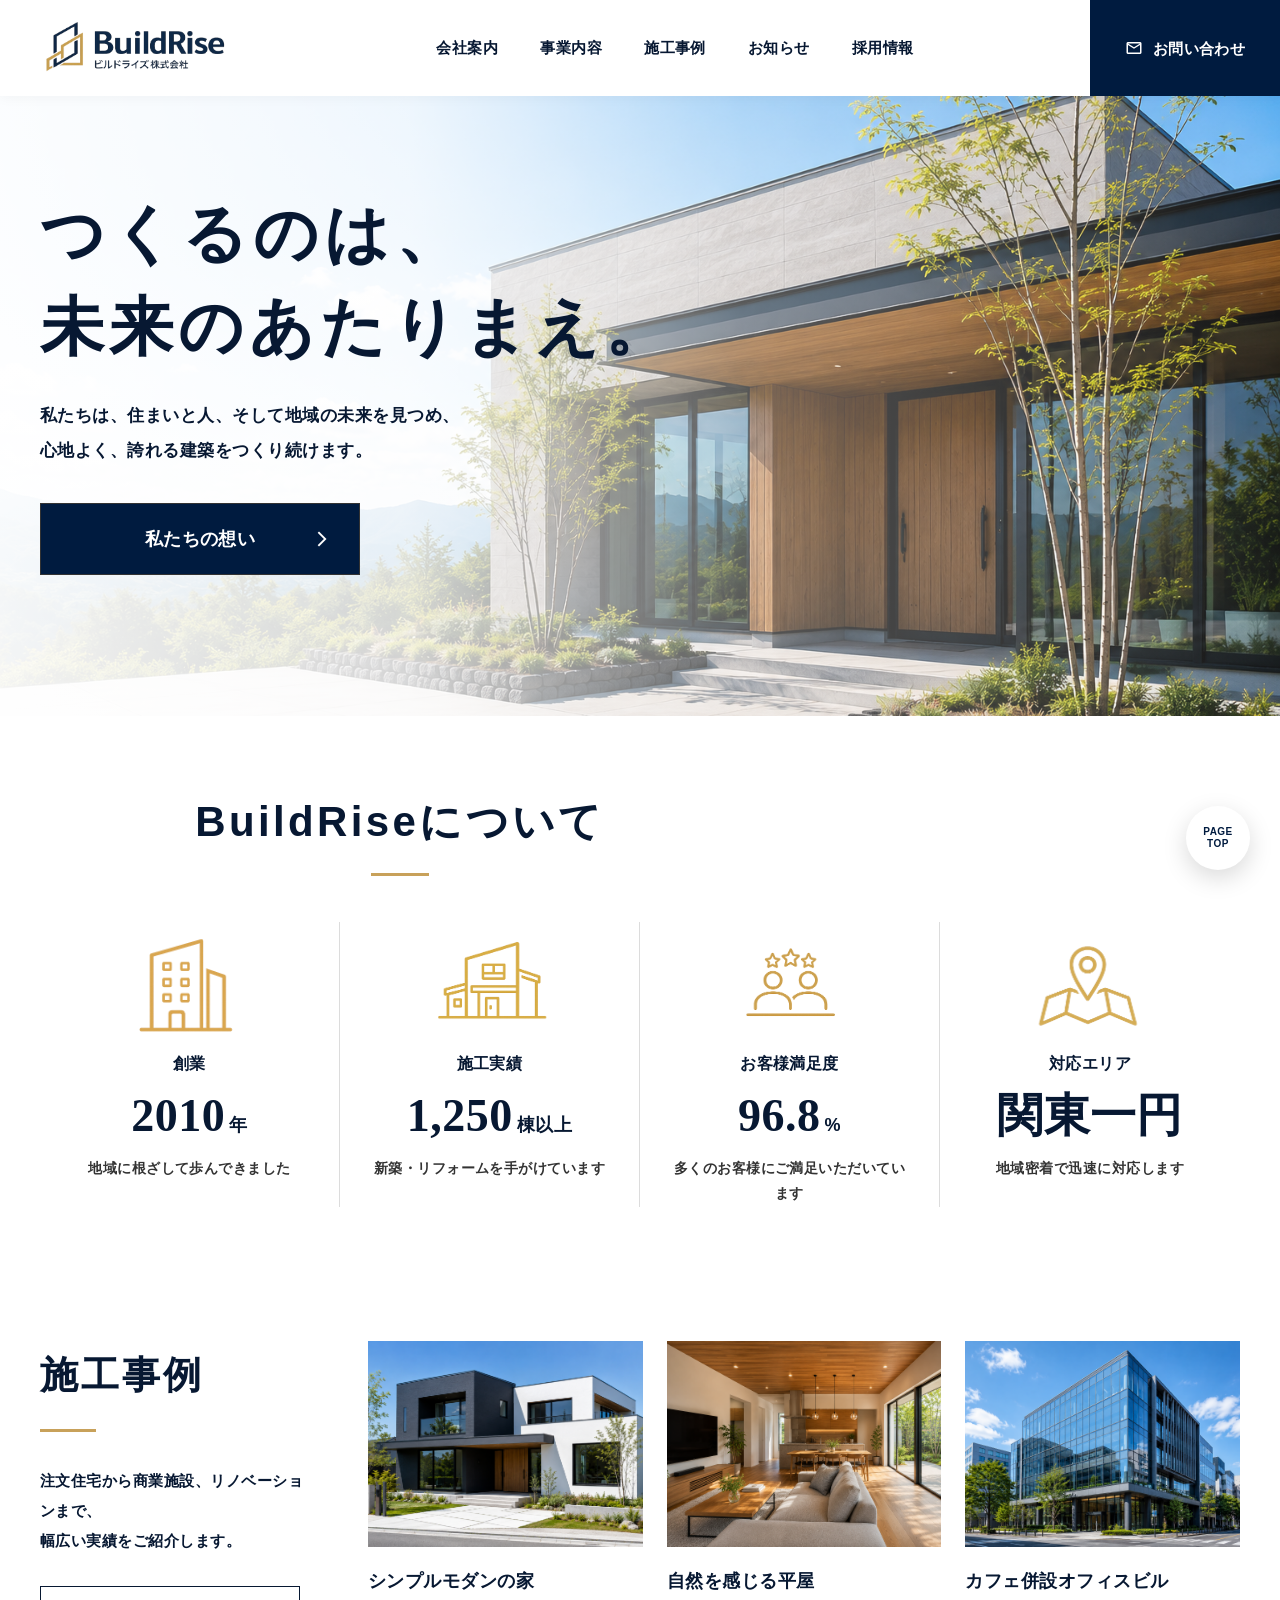
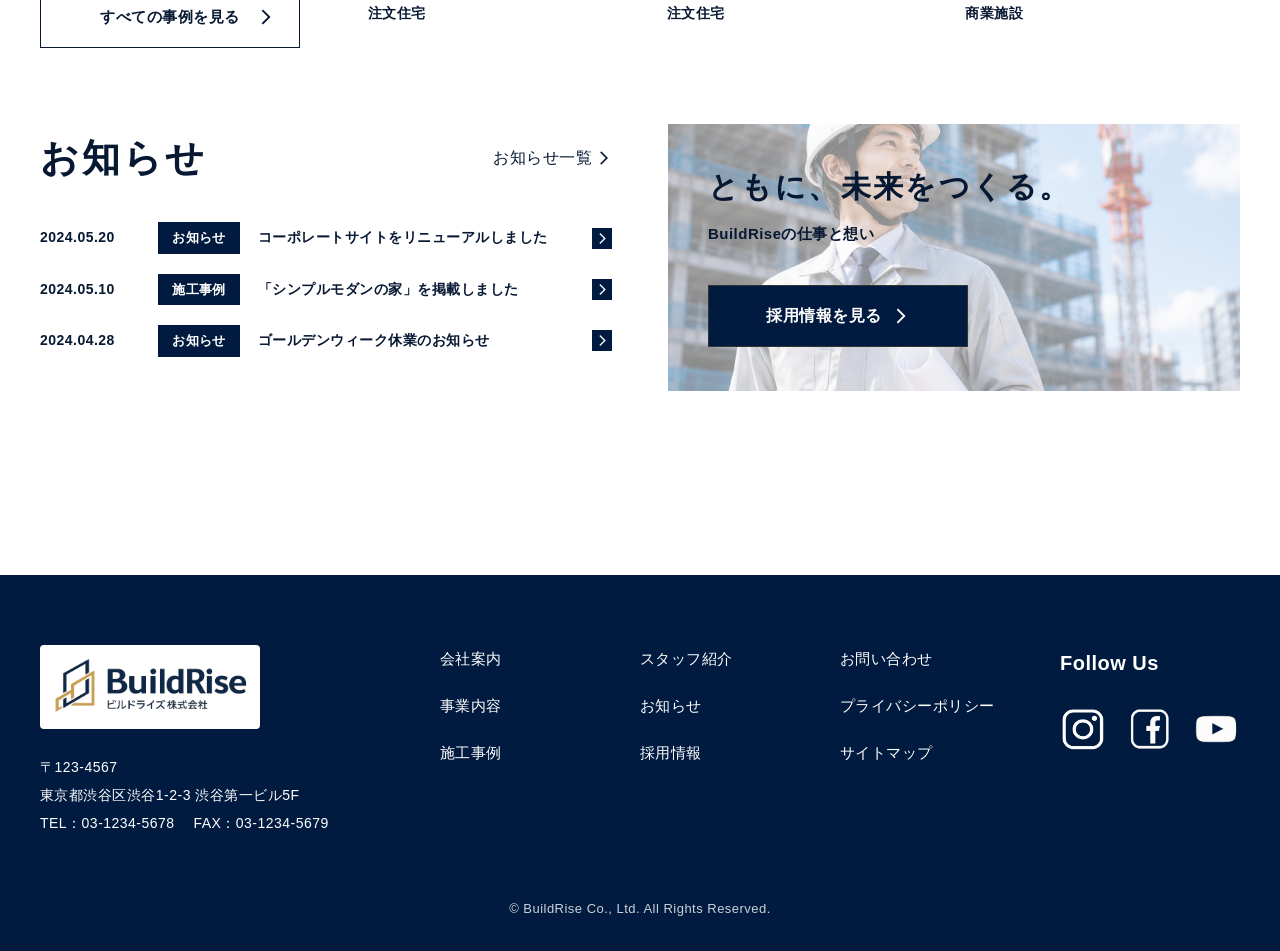
<file: index.html>
<!DOCTYPE html>

<html lang="ja">

<head>
    <meta charset="utf-8" />
    <meta content="width=device-width, initial-scale=1.0" name="viewport" />
    <title>BuildRise(Dummy site)</title>
    <link rel="preconnect" href="https://fonts.googleapis.com">
    <link rel="preconnect" href="https://fonts.gstatic.com" crossorigin>
    <link href="https://fonts.googleapis.com/css2?family=Material+Symbols+Outlined&display=swap" rel="stylesheet">
    <link href="style.css" rel="stylesheet" />
    <script defer src="./script.js"></script>
</head>

<body>
    <header class="header">
        <div class="header__logo">
            <a href="index.html">
                <img src="image-top/img07.png" alt="BuildRise株式会社">
            </a>
        </div>

        <nav class="header__nav">
            <ul class="header__list">
                <li><a href="about.html">会社案内</a></li>
                <li><a href="service.html">事業内容</a></li>
                <li><a href="works.html">施工事例</a></li>
                <li><a href="news.html">お知らせ</a></li>
                <li><a href="recruit.html">採用情報</a></li>
            </ul>
        </nav>

        <a href="contact.html" class="header__contact">
            <span class="material-symbols-outlined">mail</span>
            お問い合わせ
        </a>
        <button class="header__burger" aria-label="メニュー">
            <span></span>
            <span></span>
            <span></span>
        </button>

        <div class="header__drawer">

            <nav class="drawer__nav">

                <ul class="drawer__list">

                    <li><a href="about.html">会社案内</a></li>
                    <li><a href="service.html">事業内容</a></li>
                    <li><a href="works.html">施工事例</a></li>
                    <li><a href="news.html">お知らせ</a></li>
                    <li><a href="recruit.html">採用情報</a></li>
                    <li><a href="contact.html">お問い合わせ</a></li>

                </ul>

            </nav>

        </div>

        <div class="header__overlay"></div>
    </header>

    <main>

        <section class="hero">
            <div class="hero__inner">
                <div class="hero__content">
                    <h1 class="hero__title">
                        つくるのは、<br>
                        未来のあたりまえ。
                    </h1>

                    <p class="hero__text">
                        私たちは、住まいと人、そして地域の未来を見つめ、<br>
                        心地よく、誇れる建築をつくり続けます。
                    </p>

                    <a href="about.html" class="hero__button">
                        私たちの想い
                        <span class="material-symbols-outlined">arrow_forward_ios</span>
                    </a>
                </div>
            </div>
        </section>

        <section class="about-summary">

            <div class="section-heading">
                <h2>BuildRiseについて</h2>
                <span></span>
            </div>

            <div class="about-summary__list">

                <div class="about-summary__item">
                    <img src="image-top/img08.png" alt="創業">
                    <p class="about-summary__label">創業</p>
                    <p class="about-summary__number">2010<span>年</span></p>
                    <p class="about-summary__text">
                        地域に根ざして歩んできました
                    </p>
                </div>

                <div class="about-summary__item">
                    <img src="image-top/img09.png" alt="施工実績">
                    <p class="about-summary__label">施工実績</p>
                    <p class="about-summary__number">
                        1,250<span>棟以上</span>
                    </p>
                    <p class="about-summary__text">
                        新築・リフォームを手がけています
                    </p>
                </div>

                <div class="about-summary__item">
                    <img src="image-top/img10.png" alt="お客様満足度">
                    <p class="about-summary__label">お客様満足度</p>
                    <p class="about-summary__number">
                        96.8<span>%</span>
                    </p>
                    <p class="about-summary__text">
                        多くのお客様にご満足いただいています
                    </p>
                </div>

                <div class="about-summary__item">
                    <img src="image-top/img11.png" alt="対応エリア">
                    <p class="about-summary__label">対応エリア</p>
                    <p class="about-summary__number">
                        関東一円
                    </p>
                    <p class="about-summary__text">
                        地域密着で迅速に対応します
                    </p>
                </div>

            </div>

        </section>

        <section class="works">

            <div class="works__side">

                <h2>施工事例</h2>

                <span class="works__side-span"></span>

                <p>
                    注文住宅から商業施設、リノベーションまで、<br>
                    幅広い実績をご紹介します。
                </p>

                <a href="works.html" class="works__button">
                    すべての事例を見る
                    <span class="material-symbols-outlined">arrow_forward_ios</span>
                </a>

            </div>

            <div class="works__list">

                <a href="demo.html" class="works__card">
                    <img src="image-top/img02.png" alt="シンプルモダンの家">
                    <h3>シンプルモダンの家</h3>
                    <p>注文住宅</p>
                </a>

                <a href="demo.html" class="works__card">
                    <img src="image-top/img04.png" alt="自然を感じる平屋">
                    <h3>自然を感じる平屋</h3>
                    <p>注文住宅</p>
                </a>

                <a href="demo.html" class="works__card">
                    <img src="image-top/img05.png" alt="カフェ併設オフィスビル">
                    <h3>カフェ併設オフィスビル</h3>
                    <p>商業施設</p>
                </a>

            </div>

        </section>

        <section class="news-recruit">

            <div class="news">

                <div class="news__head">
                    <h2>お知らせ</h2>
                    <a href="news.html" class="news__more">
                        お知らせ一覧
                        <span class="material-symbols-outlined">arrow_forward_ios</span>
                    </a>
                </div>

                <ul class="news__list">

                    <li>
                        <a href="demo.html">
                            <time>2024.05.20</time>
                            <span>お知らせ</span>
                            <p>コーポレートサイトをリニューアルしました</p>
                            <span class="material-symbols-outlined news__arrow">arrow_forward_ios</span>
                        </a>
                    </li>

                    <li>
                        <a href="demo.html">
                            <time>2024.05.10</time>
                            <span>施工事例</span>
                            <p>「シンプルモダンの家」を掲載しました</p>
                            <span class="material-symbols-outlined news__arrow">arrow_forward_ios</span>
                        </a>
                    </li>

                    <li>
                        <a href="demo.html">
                            <time>2024.04.28</time>
                            <span>お知らせ</span>
                            <p>ゴールデンウィーク休業のお知らせ</p>
                            <span class="material-symbols-outlined news__arrow">arrow_forward_ios</span>
                        </a>
                    </li>

                </ul>

            </div>

            <a href="recruit.html" class="recruit-banner">

                <img src="image-top/img06.png" alt="採用情報">

                <div class="recruit-banner__content">
                    <h2>ともに、未来をつくる。</h2>
                    <p>BuildRiseの仕事と想い</p>

                    <div class="recruit-banner__button">
                        採用情報を見る
                        <span class="material-symbols-outlined">arrow_forward_ios</span>
                    </div>

                </div>

            </a>

        </section>

    </main>

    <footer class="footer">

        <div class="footer__inner">

            <div class="footer__company">

                <img src="image-top/img07.png" alt="BuildRise株式会社">

                <p>
                    〒123-4567<br>
                    東京都渋谷区渋谷1-2-3 渋谷第一ビル5F<br>
                    TEL：03-1234-5678　
                    FAX：03-1234-5679
                </p>

            </div>

            <ul class="footer__nav">
                <li><a href="about.html">会社案内</a></li>
                <li><a href="service.html">事業内容</a></li>
                <li><a href="works.html">施工事例</a></li>
            </ul>

            <ul class="footer__nav">
                <li><a href="demo.html">スタッフ紹介</a></li>
                <li><a href="news.html">お知らせ</a></li>
                <li><a href="recruit.html">採用情報</a></li>
            </ul>

            <ul class="footer__nav">
                <li><a href="contact.html">お問い合わせ</a></li>
                <li><a href="demo.html">プライバシーポリシー</a></li>
                <li><a href="demo.html">サイトマップ</a></li>
            </ul>

            <div class="footer__sns">

                <p>Follow Us</p>

                <div>

                    <a href="#">
                        <img src="image-top/img12.png" alt="Instagram">
                    </a>

                    <a href="#">
                        <img src="image-top/img13.png" alt="Facebook">
                    </a>

                    <a href="#">
                        <img src="image-top/img14.png" alt="YouTube">
                    </a>

                </div>

            </div>

        </div>

        <p class="footer__copy">
            © BuildRise Co., Ltd. All Rights Reserved.
        </p>

        <a href="#" class="page-top">
            PAGE<br>TOP
        </a>

    </footer>
</body>

</html>
</file>
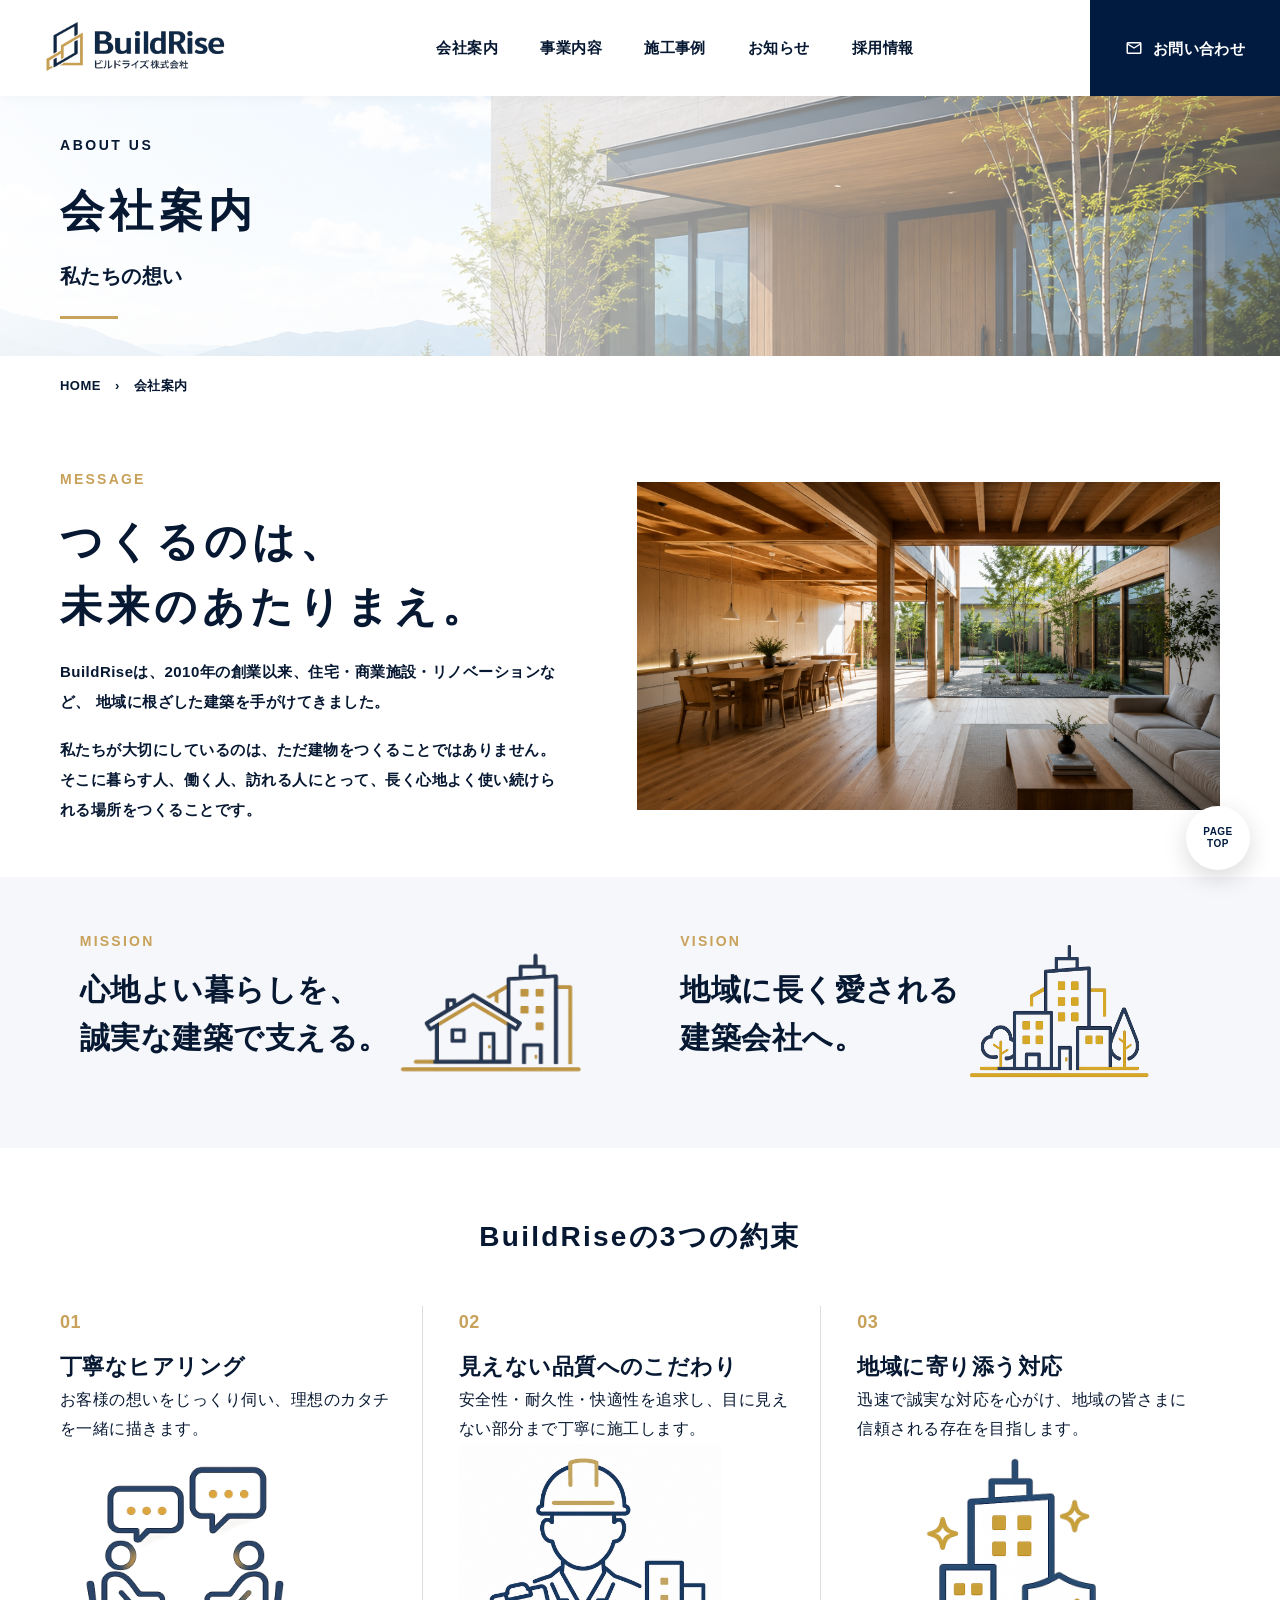
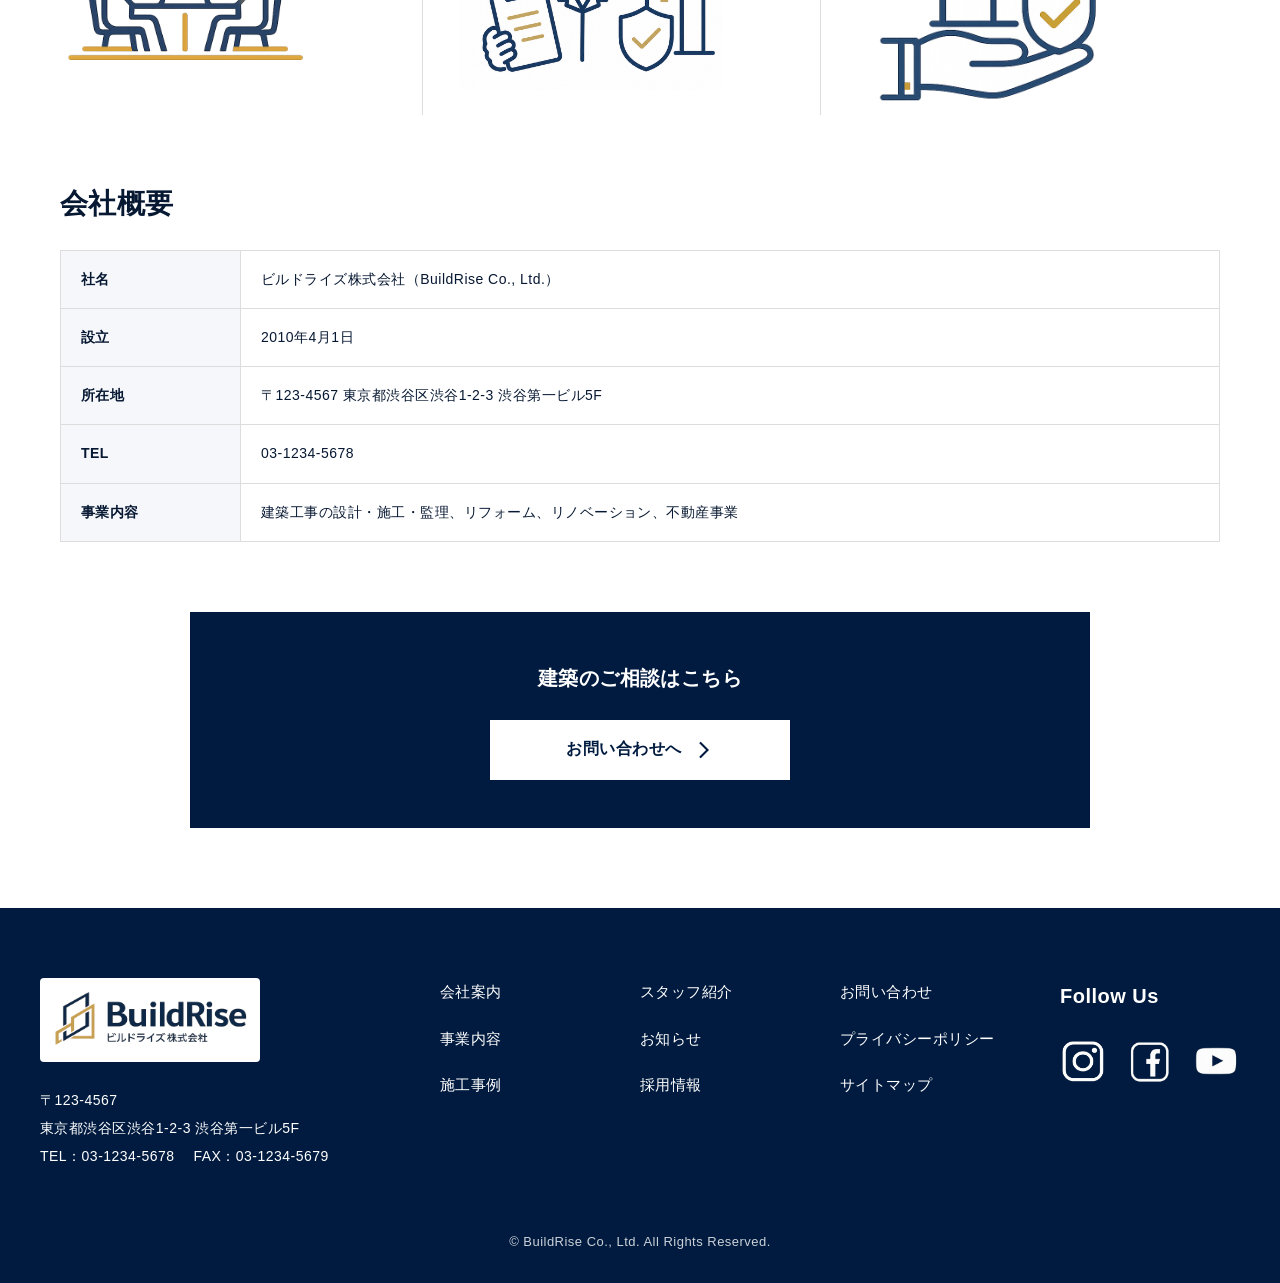
<file: about.html>
<!DOCTYPE html>

<html lang="ja">

<head>
    <meta charset="utf-8" />
    <meta content="width=device-width, initial-scale=1.0" name="viewport" />
    <title>BuildRise(Dummy site)</title>
    <link rel="preconnect" href="https://fonts.googleapis.com">
    <link rel="preconnect" href="https://fonts.gstatic.com" crossorigin>
    <link href="https://fonts.googleapis.com/css2?family=Material+Symbols+Outlined&display=swap" rel="stylesheet">
    <link href="style.css" rel="stylesheet" />
    <script defer src="./script.js"></script>
</head>

<body>
    <header class="header">
        <div class="header__logo">
            <a href="index.html">
                <img src="image-top/img07.png" alt="BuildRise株式会社">
            </a>
        </div>

        <nav class="header__nav">
            <ul class="header__list">
                <li><a href="about.html">会社案内</a></li>
                <li><a href="service.html">事業内容</a></li>
                <li><a href="works.html">施工事例</a></li>
                <li><a href="news.html">お知らせ</a></li>
                <li><a href="recruit.html">採用情報</a></li>
            </ul>
        </nav>

        <a href="contact.html" class="header__contact">
            <span class="material-symbols-outlined">mail</span>
            お問い合わせ
        </a>
        <button class="header__burger" aria-label="メニュー">
            <span></span>
            <span></span>
            <span></span>
        </button>

        <div class="header__drawer">

            <nav class="drawer__nav">

                <ul class="drawer__list">

                    <li><a href="about.html">会社案内</a></li>
                    <li><a href="service.html">事業内容</a></li>
                    <li><a href="works.html">施工事例</a></li>
                    <li><a href="news.html">お知らせ</a></li>
                    <li><a href="recruit.html">採用情報</a></li>
                    <li><a href="contact.html">お問い合わせ</a></li>

                </ul>

            </nav>

        </div>

        <div class="header__overlay"></div>
    </header>
    <main class="about-page">

        <section class="page-hero">
            <div class="page-hero__content">
                <p class="page-hero__en">ABOUT US</p>
                <h1 class="page-hero__title">会社案内</h1>
                <p class="page-hero__lead">私たちの想い</p>
                <span class="page-hero__line"></span>
            </div>
        </section>

        <nav class="breadcrumb">
            <a href="index.html">HOME</a>
            <span>›</span>
            <span>会社案内</span>
        </nav>

        <section class="about-message">
            <div class="about-message__text">
                <p class="about-section-label">MESSAGE</p>
                <h2>
                    つくるのは、<br>
                    未来のあたりまえ。
                </h2>

                <p>
                    BuildRiseは、2010年の創業以来、住宅・商業施設・リノベーションなど、
                    地域に根ざした建築を手がけてきました。
                </p>

                <p>
                    私たちが大切にしているのは、ただ建物をつくることではありません。
                    そこに暮らす人、働く人、訪れる人にとって、長く心地よく使い続けられる場所をつくることです。
                </p>
            </div>

            <div class="about-message__image">
                <img src="image-about/img03.png" alt="建築空間">
            </div>
        </section>

        <section class="mission-vision">

            <div class="mission-vision__item">
                <div class="mission-vision__item-inner">
                    <p class="about-section-label">MISSION</p>
                    <h2>心地よい暮らしを、<br>誠実な建築で支える。</h2>
                </div>
                <img src="image-about/img05.png" alt="Mission">
            </div>

            <div class="mission-vision__item">
                <div class="mission-vision__item-inner">
                    <p class="about-section-label">VISION</p>
                    <h2>地域に長く愛される<br>建築会社へ。</h2>
                </div>
                <img src="image-about/img06.png" alt="Vision">
            </div>

        </section>

        <section class="promise">

            <h2>BuildRiseの3つの約束</h2>

            <div class="promise__list">

                <div class="promise__item">
                    <p class="promise__num">01</p>
                    <h3>丁寧なヒアリング</h3>
                    <p>お客様の想いをじっくり伺い、理想のカタチを一緒に描きます。</p>
                    <img src="image-about/img07.png" alt="約束1">
                </div>

                <div class="promise__item">
                    <p class="promise__num">02</p>
                    <h3>見えない品質へのこだわり</h3>
                    <p>安全性・耐久性・快適性を追求し、目に見えない部分まで丁寧に施工します。</p>
                    <img src="image-about/img08.png" alt="約束2">
                </div>

                <div class="promise__item">
                    <p class="promise__num">03</p>
                    <h3>地域に寄り添う対応</h3>
                    <p>迅速で誠実な対応を心がけ、地域の皆さまに信頼される存在を目指します。</p>
                    <img src="image-about/img09.png" alt="約束3">
                </div>

            </div>

        </section>

        <section class="company-info">

            <h2>会社概要</h2>

            <table>
                <tr>
                    <th>社名</th>
                    <td>ビルドライズ株式会社（BuildRise Co., Ltd.）</td>
                </tr>

                <tr>
                    <th>設立</th>
                    <td>2010年4月1日</td>
                </tr>

                <tr>
                    <th>所在地</th>
                    <td>〒123-4567 東京都渋谷区渋谷1-2-3 渋谷第一ビル5F</td>
                </tr>

                <tr>
                    <th>TEL</th>
                    <td>03-1234-5678</td>
                </tr>

                <tr>
                    <th>事業内容</th>
                    <td>建築工事の設計・施工・監理、リフォーム、リノベーション、不動産事業</td>
                </tr>
            </table>

        </section>

        <section class="about-cta">

            <p>建築のご相談はこちら</p>

            <a href="contact.html">
                お問い合わせへ
                <span class="material-symbols-outlined">arrow_forward_ios</span>
            </a>

        </section>

    </main>
    <footer class="footer">

        <div class="footer__inner">

            <div class="footer__company">

                <img src="image-top/img07.png" alt="BuildRise株式会社">

                <p>
                    〒123-4567<br>
                    東京都渋谷区渋谷1-2-3 渋谷第一ビル5F<br>
                    TEL：03-1234-5678　
                    FAX：03-1234-5679
                </p>

            </div>

            <ul class="footer__nav">
                <li><a href="about.html">会社案内</a></li>
                <li><a href="service.html">事業内容</a></li>
                <li><a href="works.html">施工事例</a></li>
            </ul>

            <ul class="footer__nav">
                <li><a href="demo.html">スタッフ紹介</a></li>
                <li><a href="news.html">お知らせ</a></li>
                <li><a href="recruit.html">採用情報</a></li>
            </ul>

            <ul class="footer__nav">
                <li><a href="contact.html">お問い合わせ</a></li>
                <li><a href="demo.html">プライバシーポリシー</a></li>
                <li><a href="demo.html">サイトマップ</a></li>
            </ul>

            <div class="footer__sns">

                <p>Follow Us</p>

                <div>

                    <a href="#">
                        <img src="image-top/img12.png" alt="Instagram">
                    </a>

                    <a href="#">
                        <img src="image-top/img13.png" alt="Facebook">
                    </a>

                    <a href="#">
                        <img src="image-top/img14.png" alt="YouTube">
                    </a>

                </div>

            </div>

        </div>

        <p class="footer__copy">
            © BuildRise Co., Ltd. All Rights Reserved.
        </p>

        <a href="#" class="page-top">
            PAGE<br>TOP
        </a>

    </footer>
</body>

</html>
</file>
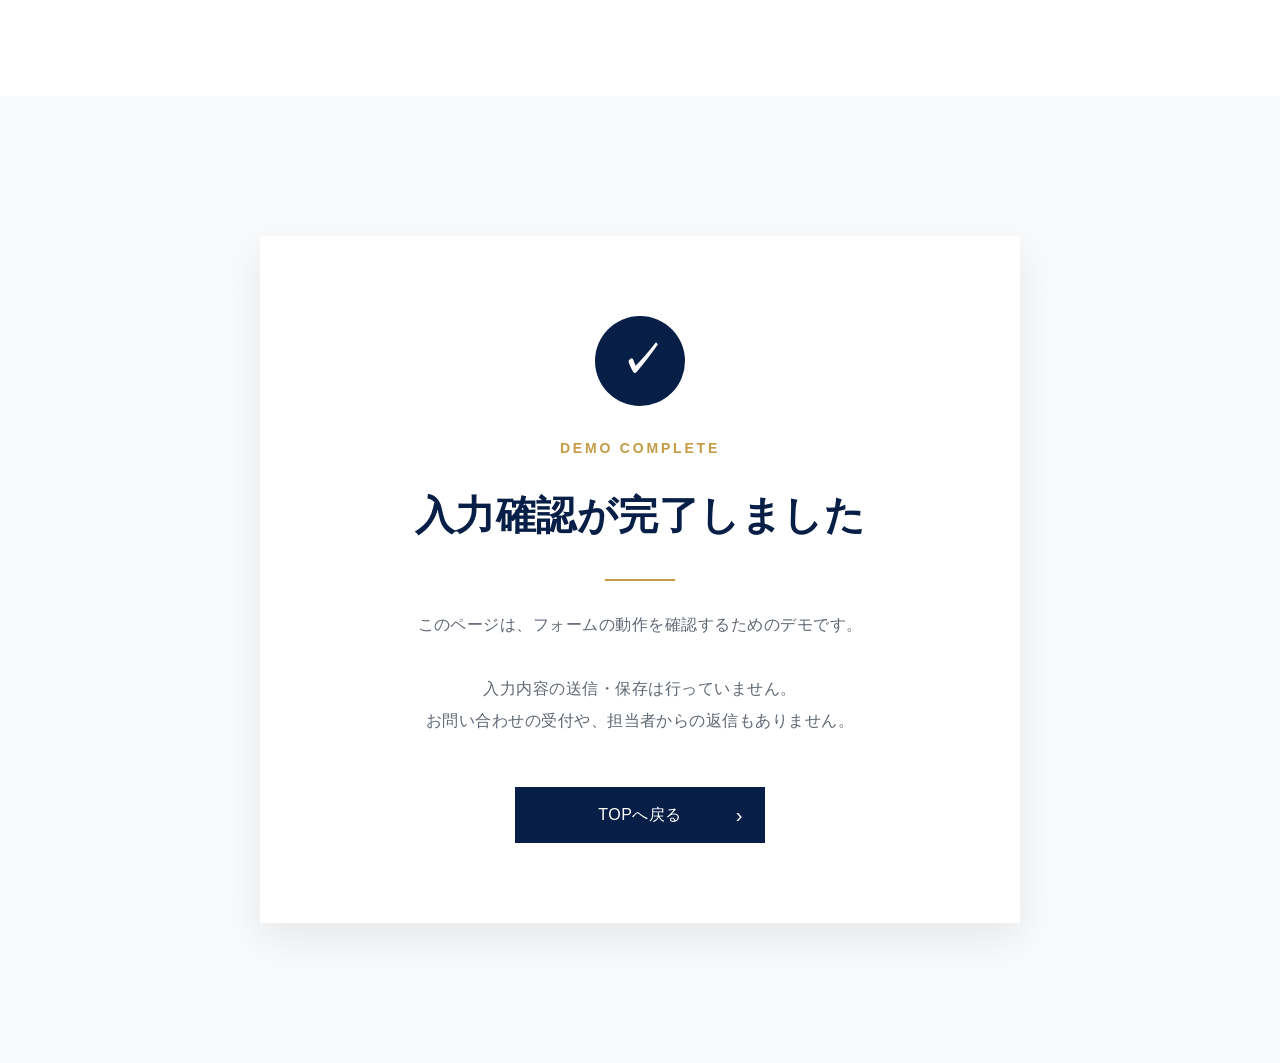
<file: contact-thanks.html>
<!DOCTYPE html>
<html lang="ja">

<head>
    <meta charset="utf-8">
    <meta name="viewport" content="width=device-width, initial-scale=1.0">
    <title>入力確認完了（デモ）| BuildRise</title>
    <link href="style.css" rel="stylesheet">
</head>

<body>
    <main class="thanks">
        <section class="thanks__section">
            <div class="thanks__inner">
                <div class="thanks__icon" aria-hidden="true">✓</div>

                <p class="thanks__eng">DEMO COMPLETE</p>

                <h1 class="thanks__title">
                    入力確認が完了しました
                </h1>

                <span class="thanks__line"></span>

                <p class="thanks__text">
                    このページは、フォームの動作を確認するためのデモです。
                    <br><br>
                    入力内容の送信・保存は行っていません。<br>
                    お問い合わせの受付や、担当者からの返信もありません。
                </p>

                <a href="./index.html" class="thanks__button">
                    <span>TOPへ戻る</span>
                    <span aria-hidden="true">›</span>
                </a>
            </div>
        </section>
    </main>
</body>

</html>
</file>
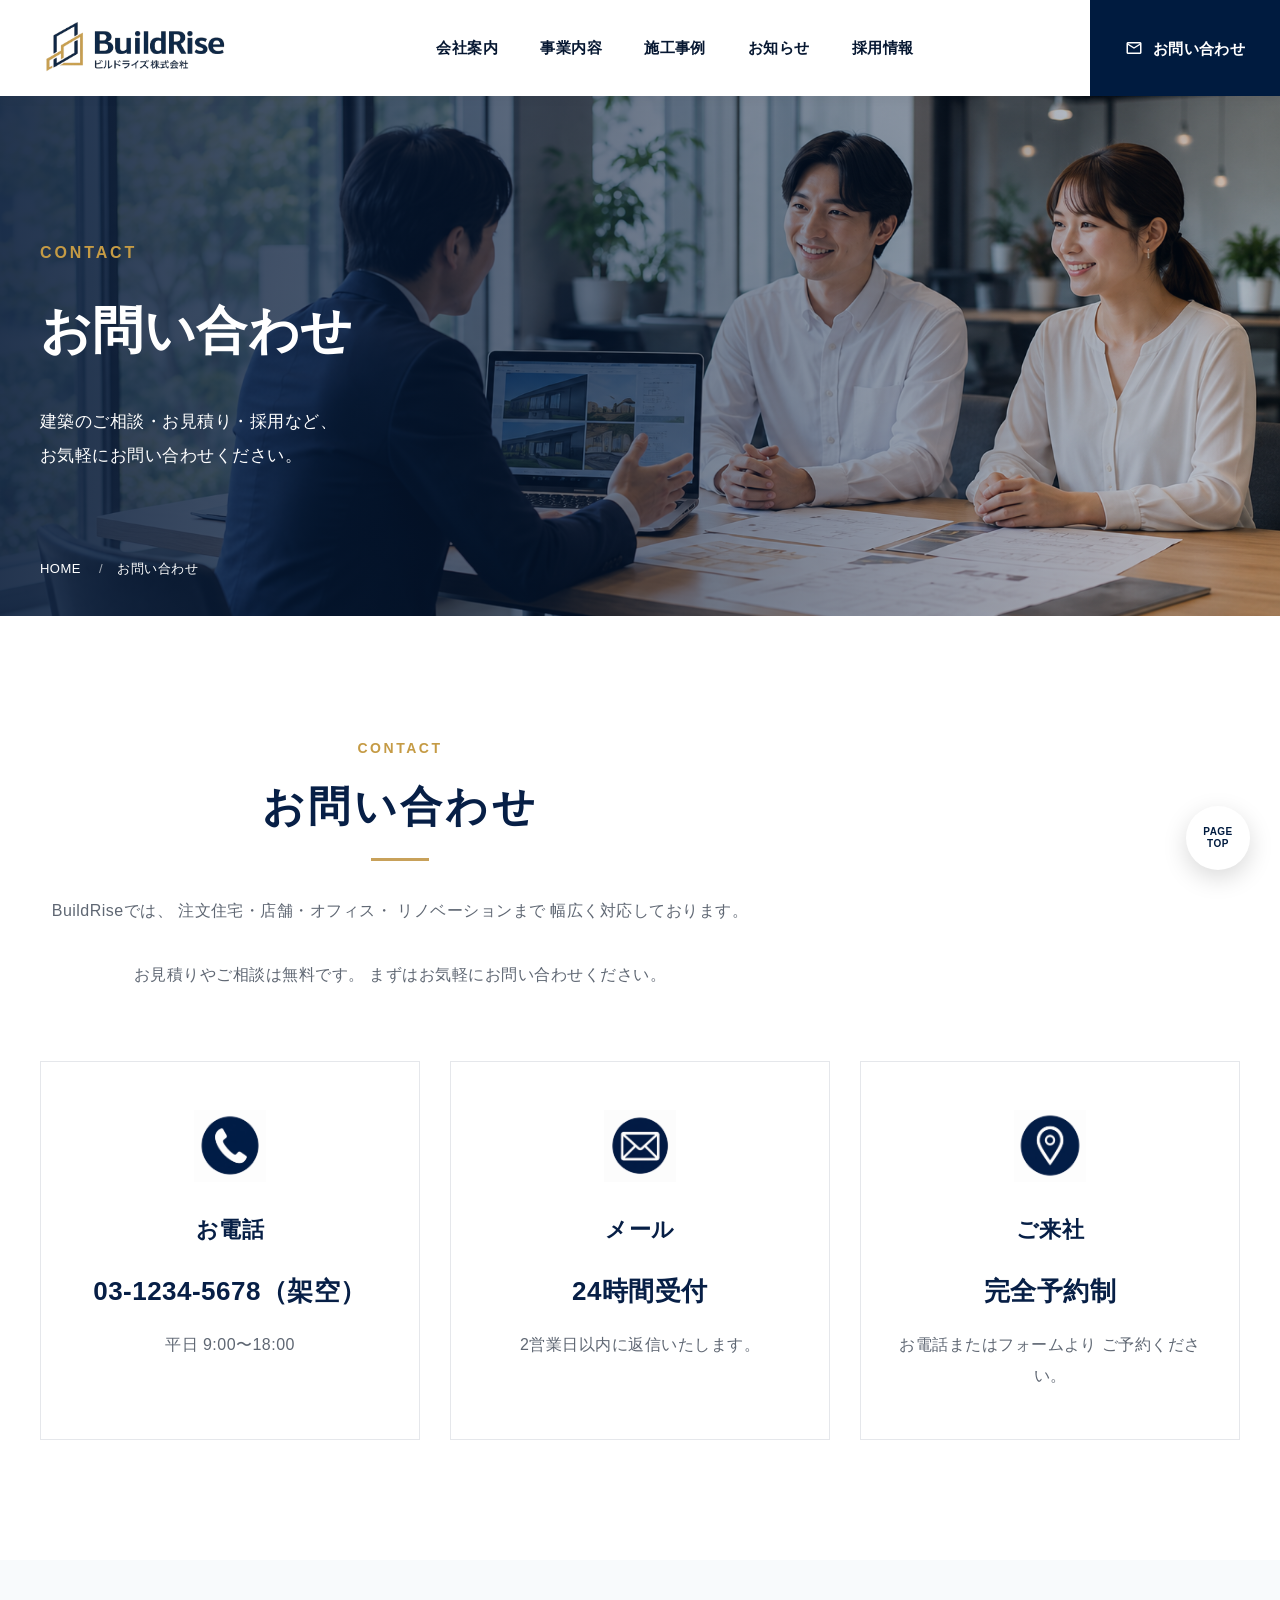
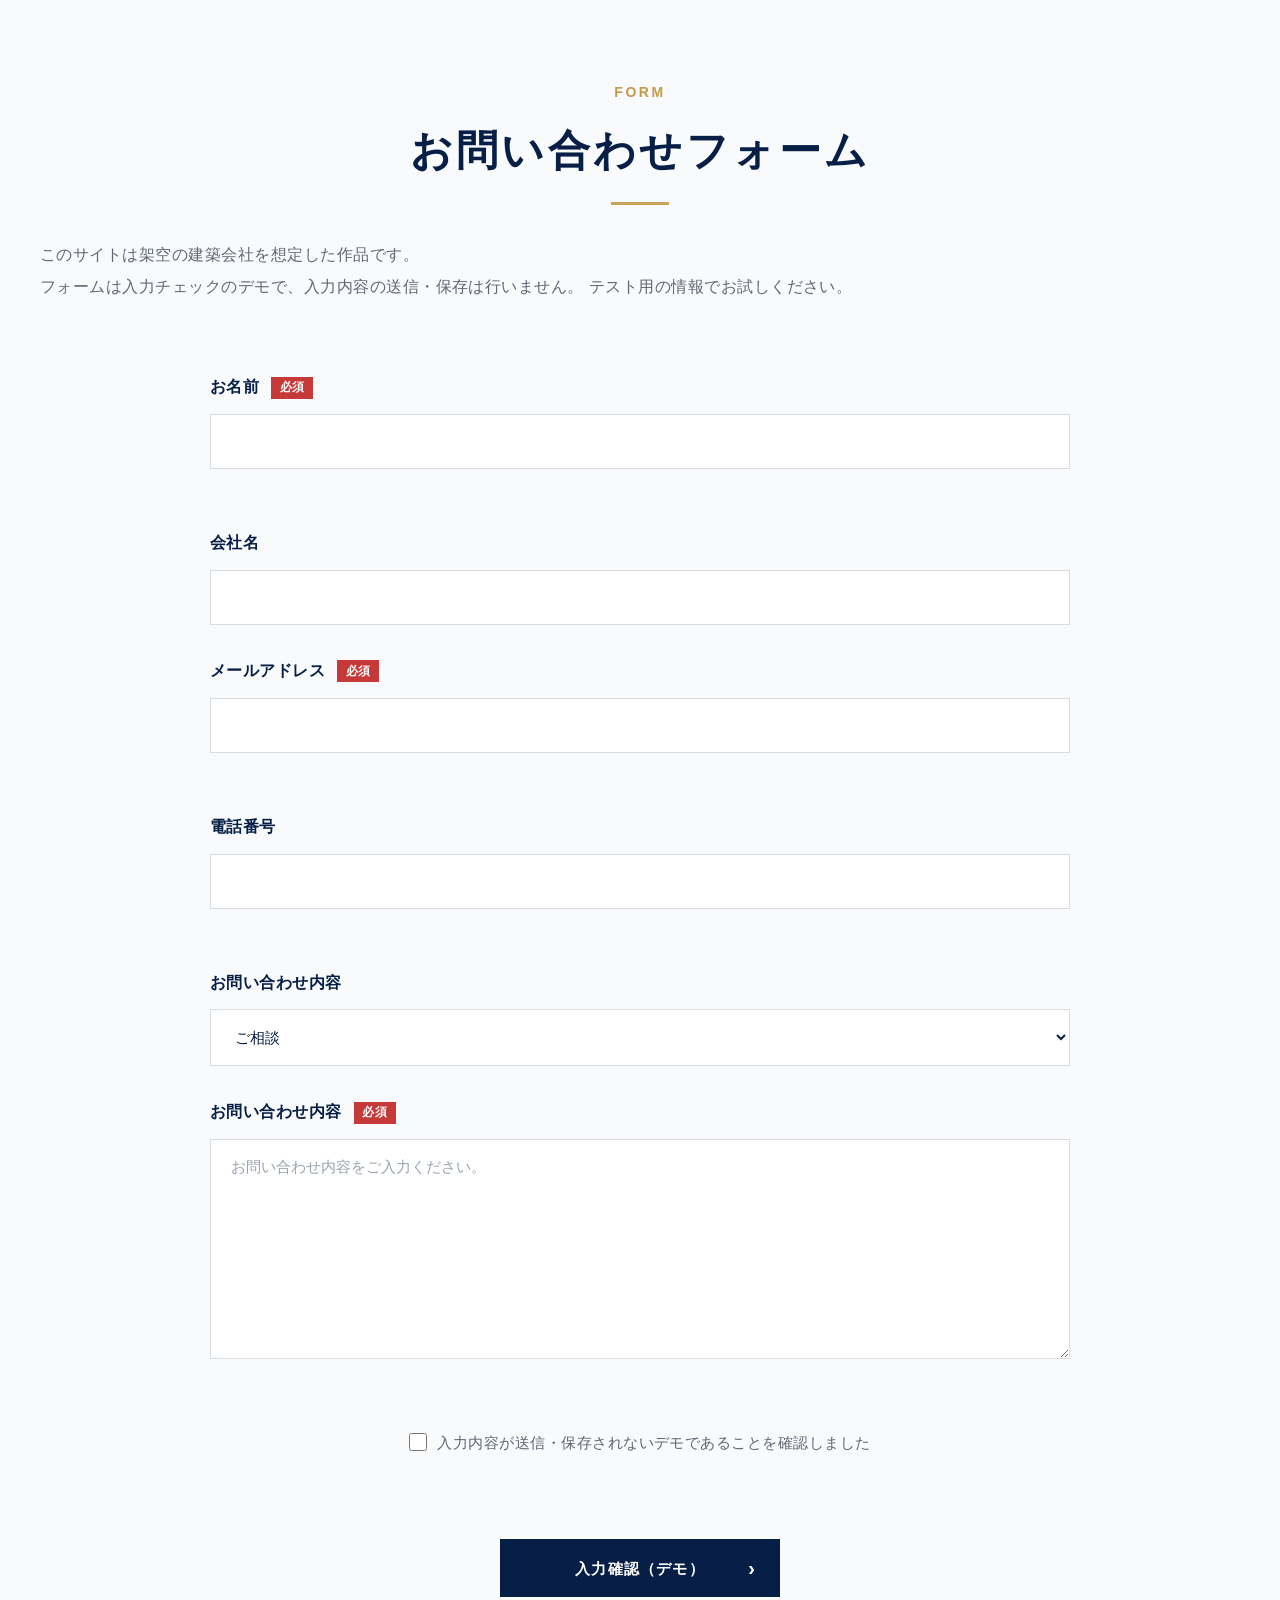
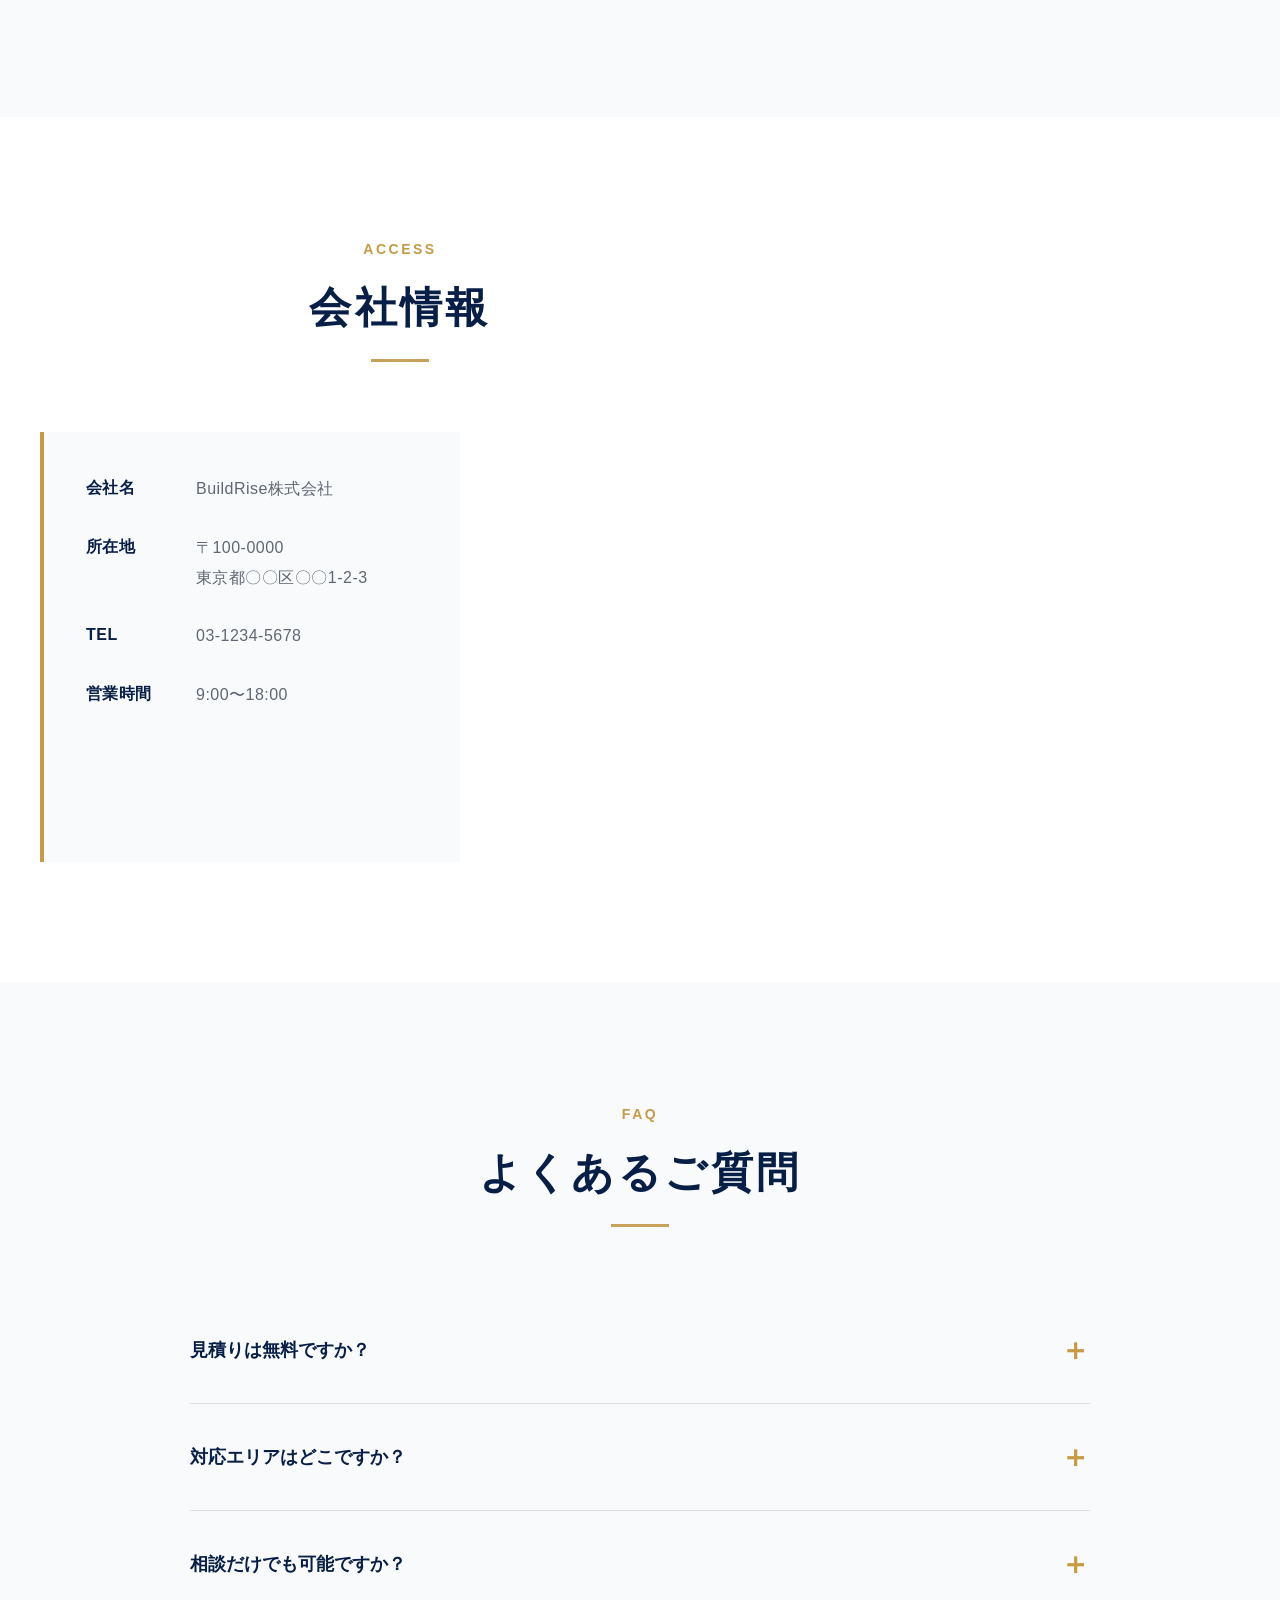
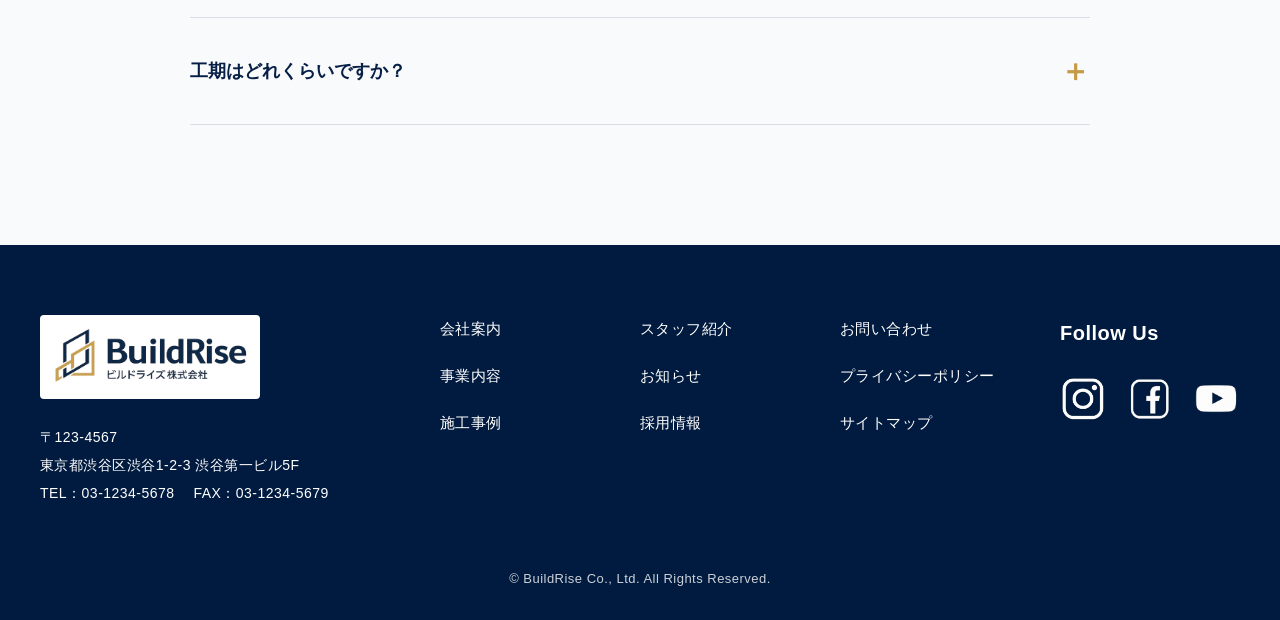
<file: contact.html>
<!DOCTYPE html>

<html lang="ja">

<head>
    <meta charset="utf-8" />
    <meta content="width=device-width, initial-scale=1.0" name="viewport" />
    <title>BuildRise(Dummy site)</title>
    <link rel="preconnect" href="https://fonts.googleapis.com">
    <link rel="preconnect" href="https://fonts.gstatic.com" crossorigin>
    <link href="https://fonts.googleapis.com/css2?family=Material+Symbols+Outlined&display=swap" rel="stylesheet">
    <link href="style.css" rel="stylesheet" />
    <script defer src="./script.js"></script>
</head>

<body>
    <header class="header">
        <div class="header__logo">
            <a href="index.html">
                <img src="image-top/img07.png" alt="BuildRise株式会社">
            </a>
        </div>

        <nav class="header__nav">
            <ul class="header__list">
                <li><a href="about.html">会社案内</a></li>
                <li><a href="service.html">事業内容</a></li>
                <li><a href="works.html">施工事例</a></li>
                <li><a href="news.html">お知らせ</a></li>
                <li><a href="recruit.html">採用情報</a></li>
            </ul>
        </nav>

        <a href="contact.html" class="header__contact">
            <span class="material-symbols-outlined">mail</span>
            お問い合わせ
        </a>
        <button class="header__burger" aria-label="メニュー">
            <span></span>
            <span></span>
            <span></span>
        </button>

        <div class="header__drawer">

            <nav class="drawer__nav">

                <ul class="drawer__list">

                    <li><a href="about.html">会社案内</a></li>
                    <li><a href="service.html">事業内容</a></li>
                    <li><a href="works.html">施工事例</a></li>
                    <li><a href="news.html">お知らせ</a></li>
                    <li><a href="recruit.html">採用情報</a></li>
                    <li><a href="contact.html">お問い合わせ</a></li>

                </ul>

            </nav>

        </div>

        <div class="header__overlay"></div>
    </header>
    <main class="contact-page">

        <!--=================================
    Hero
    =================================-->

        <section class="contact-hero">

            <div class="contact-hero__image">

                <img src="./image-contact/img01.png" alt="BuildRise お問い合わせ">

            </div>

            <div class="contact-hero__overlay"></div>

            <div class="contact-hero__inner">

                <div class="contact-hero__content">

                    <p class="contact-hero__eng">
                        CONTACT
                    </p>

                    <h1 class="contact-hero__title">
                        お問い合わせ
                    </h1>

                    <p class="contact-hero__text">
                        建築のご相談・お見積り・採用など、<br>
                        お気軽にお問い合わせください。
                    </p>

                </div>

                <nav class="contact-breadcrumb" aria-label="パンくず">

                    <ol class="contact-breadcrumb__list">

                        <li class="contact-breadcrumb__item">

                            <a href="./index.html">
                                HOME
                            </a>

                        </li>

                        <li class="contact-breadcrumb__item" aria-current="page">
                            お問い合わせ
                        </li>

                    </ol>

                </nav>

            </div>

        </section>





        <!--=================================
    Introduction
    =================================-->

        <section class="contact-intro">

            <div class="contact-intro__inner">

                <div class="section-heading">

                    <p class="section-eng">
                        CONTACT
                    </p>

                    <h2 class="section-title">
                        お問い合わせ
                    </h2>

                    <span class="section-line"></span>

                    <p class="section-description">

                        BuildRiseでは、
                        注文住宅・店舗・オフィス・
                        リノベーションまで
                        幅広く対応しております。

                        <br><br>

                        お見積りやご相談は無料です。
                        まずはお気軽にお問い合わせください。

                    </p>

                </div>



                <!--=========================
            Contact Methods
            =========================-->

                <div class="contact-method">

                    <!-- TEL -->

                    <article class="contact-card">

                        <div class="contact-card__icon">

                            <img src="./image-contact/img02.png" alt="電話">

                        </div>

                        <h3 class="contact-card__title">
                            お電話
                        </h3>

                        <p class="contact-card__main">
                            03-1234-5678（架空）
                        </p>

                        <p class="contact-card__sub">
                            平日 9:00〜18:00
                        </p>

                    </article>



                    <!-- MAIL -->

                    <article class="contact-card">

                        <div class="contact-card__icon">

                            <img src="./image-contact/img03.png" alt="メール">

                        </div>

                        <h3 class="contact-card__title">
                            メール
                        </h3>

                        <p class="contact-card__main">
                            24時間受付
                        </p>

                        <p class="contact-card__sub">
                            2営業日以内に返信いたします。
                        </p>

                    </article>




                    <!-- ACCESS -->

                    <article class="contact-card">

                        <div class="contact-card__icon">

                            <img src="./image-contact/img04.png" alt="アクセス">

                        </div>

                        <h3 class="contact-card__title">
                            ご来社
                        </h3>

                        <p class="contact-card__main">
                            完全予約制
                        </p>

                        <p class="contact-card__sub">
                            お電話またはフォームより
                            ご予約ください。
                        </p>

                    </article>

                </div>

            </div>

        </section>





        <!--=================================
    Contact Form
    =================================-->

        <section class="contact-form">

            <div class="contact-form__inner">

                <div class="section-heading center">

                    <p class="section-eng">
                        FORM
                    </p>

                    <h2 class="section-title">
                        お問い合わせフォーム
                    </h2>

                    <span class="section-line center"></span>

                </div>

                <p class="section-description">
                    このサイトは架空の建築会社を想定した作品です。<br>
                    フォームは入力チェックのデモで、入力内容の送信・保存は行いません。
                    テスト用の情報でお試しください。
                </p>

                <form id="contactForm" class="contact-form__form" novalidate>

                    <div class="contact-form__group">

                        <label for="name">
                            お名前
                            <span class="required">
                                必須
                            </span>
                        </label>

                        <input id="name" name="name" type="text">

                        <p class="contact-form__error"></p>

                    </div>

                    <div class="contact-form__group">

                        <label for="company">
                            会社名
                        </label>

                        <input id="company" name="company" type="text">

                    </div>

                    <div class="contact-form__group">

                        <label for="email">

                            メールアドレス

                            <span class="required">
                                必須
                            </span>

                        </label>

                        <input id="email" name="email" type="email">

                        <p class="contact-form__error"></p>

                    </div>

                    <div class="contact-form__group">

                        <label for="tel">
                            電話番号
                        </label>

                        <input id="tel" name="tel" type="tel">

                        <p class="contact-form__error"></p>

                    </div>

                    <div class="contact-form__group">

                        <label for="category">

                            お問い合わせ内容

                        </label>

                        <select id="category" name="category">

                            <option>
                                ご相談
                            </option>

                            <option>
                                お見積り
                            </option>

                            <option>
                                採用
                            </option>

                            <option>
                                その他
                            </option>

                        </select>

                    </div>
                    <!-- お問い合わせ内容 -->

                    <div class="contact-form__group">

                        <label for="message">

                            お問い合わせ内容

                            <span class="required">
                                必須
                            </span>

                        </label>

                        <textarea id="message" name="message" rows="8" placeholder="お問い合わせ内容をご入力ください。"></textarea>

                        <p class="contact-form__error"></p>

                    </div>



                    <!-- プライバシーポリシー -->

                    <div class="contact-form__privacy">
                        <label class="contact-form__check">
                            <input id="privacy" type="checkbox">
                            <span>
                                入力内容が送信・保存されないデモであることを確認しました
                            </span>
                        </label>
                        <p class="contact-form__error"></p>
                    </div>



                    <div class="contact-form__button">
                        <button type="submit">
                            <span>入力確認（デモ）</span>
                            <span aria-hidden="true">›</span>
                        </button>
                    </div>

                </form>

            </div>

        </section>





        <!--=================================
    ACCESS
    =================================-->

        <section class="contact-access">

            <div class="contact-access__inner">

                <div class="section-heading">

                    <p class="section-eng">
                        ACCESS
                    </p>

                    <h2 class="section-title">
                        会社情報
                    </h2>

                    <span class="section-line"></span>

                </div>

                <div class="contact-access__content">

                    <div class="contact-access__info">

                        <dl>

                            <div>

                                <dt>
                                    会社名
                                </dt>

                                <dd>
                                    BuildRise株式会社
                                </dd>

                            </div>

                            <div>

                                <dt>
                                    所在地
                                </dt>

                                <dd>
                                    〒100-0000<br>
                                    東京都〇〇区〇〇1-2-3
                                </dd>

                            </div>

                            <div>

                                <dt>
                                    TEL
                                </dt>

                                <dd>
                                    03-1234-5678
                                </dd>

                            </div>

                            <div>

                                <dt>
                                    営業時間
                                </dt>

                                <dd>
                                    9:00〜18:00
                                </dd>

                            </div>

                        </dl>

                    </div>

                    <div class="contact-access__map">

                        <iframe src="https://www.google.com/maps?q=Tokyo&output=embed" loading="lazy"
                            allowfullscreen></iframe>

                    </div>

                </div>

            </div>

        </section>





        <!--=================================
    FAQ
    =================================-->

        <section class="contact-faq">

            <div class="contact-faq__inner">

                <div class="section-heading center">

                    <p class="section-eng">
                        FAQ
                    </p>

                    <h2 class="section-title">
                        よくあるご質問
                    </h2>

                    <span class="section-line center"></span>

                </div>

                <div class="contact-faq__list">

                    <article class="contact-faq__item">

                        <button class="contact-faq__question">

                            <span>
                                見積りは無料ですか？
                            </span>

                            <span class="contact-faq__icon">
                                ＋
                            </span>

                        </button>

                        <div class="contact-faq__answer">

                            <p>
                                はい、お見積り・ご相談は無料です。
                            </p>

                        </div>

                    </article>

                    <article class="contact-faq__item">

                        <button class="contact-faq__question">

                            <span>
                                対応エリアはどこですか？
                            </span>

                            <span class="contact-faq__icon">
                                ＋
                            </span>

                        </button>

                        <div class="contact-faq__answer">

                            <p>
                                関東一円に対応しております。
                            </p>

                        </div>

                    </article>

                    <article class="contact-faq__item">

                        <button class="contact-faq__question">

                            <span>
                                相談だけでも可能ですか？
                            </span>

                            <span class="contact-faq__icon">
                                ＋
                            </span>

                        </button>

                        <div class="contact-faq__answer">

                            <p>
                                もちろん可能です。
                                お気軽にお問い合わせください。
                            </p>

                        </div>

                    </article>

                    <article class="contact-faq__item">

                        <button class="contact-faq__question">

                            <span>
                                工期はどれくらいですか？
                            </span>

                            <span class="contact-faq__icon">
                                ＋
                            </span>

                        </button>

                        <div class="contact-faq__answer">

                            <p>
                                建物の規模によりますが、
                                初回打ち合わせ時に目安をご案内いたします。
                            </p>

                        </div>

                    </article>

                </div>

            </div>

        </section>

    </main>
    <footer class="footer">

        <div class="footer__inner">

            <div class="footer__company">

                <img src="image-top/img07.png" alt="BuildRise株式会社">

                <p>
                    〒123-4567<br>
                    東京都渋谷区渋谷1-2-3 渋谷第一ビル5F<br>
                    TEL：03-1234-5678　
                    FAX：03-1234-5679
                </p>

            </div>

            <ul class="footer__nav">
                <li><a href="about.html">会社案内</a></li>
                <li><a href="service.html">事業内容</a></li>
                <li><a href="works.html">施工事例</a></li>
            </ul>

            <ul class="footer__nav">
                <li><a href="demo.html">スタッフ紹介</a></li>
                <li><a href="news.html">お知らせ</a></li>
                <li><a href="recruit.html">採用情報</a></li>
            </ul>

            <ul class="footer__nav">
                <li><a href="contact.html">お問い合わせ</a></li>
                <li><a href="demo.html">プライバシーポリシー</a></li>
                <li><a href="demo.html">サイトマップ</a></li>
            </ul>

            <div class="footer__sns">

                <p>Follow Us</p>

                <div>

                    <a href="#">
                        <img src="image-top/img12.png" alt="Instagram">
                    </a>

                    <a href="#">
                        <img src="image-top/img13.png" alt="Facebook">
                    </a>

                    <a href="#">
                        <img src="image-top/img14.png" alt="YouTube">
                    </a>

                </div>

            </div>

        </div>

        <p class="footer__copy">
            © BuildRise Co., Ltd. All Rights Reserved.
        </p>

        <a href="#" class="page-top">
            PAGE<br>TOP
        </a>

    </footer>
</body>

</html>
</file>
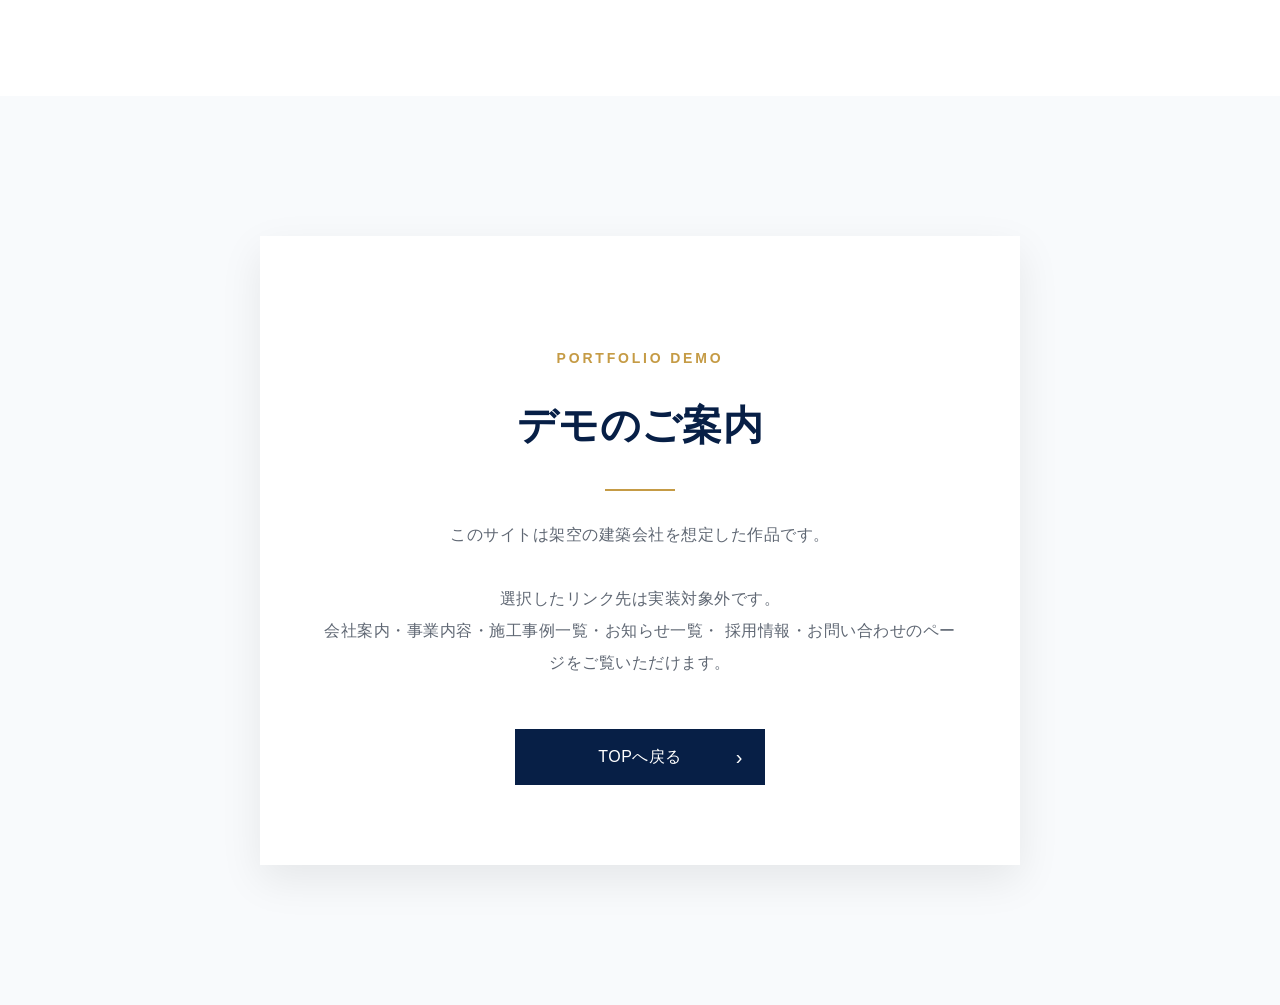
<file: demo.html>
<!DOCTYPE html>
<html lang="ja">

<head>
    <meta charset="UTF-8">
    <meta name="viewport" content="width=device-width, initial-scale=1.0">
    <title>デモのご案内 | BuildRise</title>
    <link rel="stylesheet" href="style.css">
</head>

<body>
    <main class="thanks">
        <section class="thanks__section">
            <div class="thanks__inner">
                <p class="thanks__eng">PORTFOLIO DEMO</p>
                <h1 class="thanks__title">デモのご案内</h1>
                <span class="thanks__line"></span>
                <p class="thanks__text">
                    このサイトは架空の建築会社を想定した作品です。<br><br>
                    選択したリンク先は実装対象外です。<br>
                    会社案内・事業内容・施工事例一覧・お知らせ一覧・
                    採用情報・お問い合わせのページをご覧いただけます。
                </p>
                <a href="./index.html" class="thanks__button">
                    <span>TOPへ戻る</span>
                    <span aria-hidden="true">›</span>
                </a>
            </div>
        </section>
    </main>
</body>

</html>
</file>
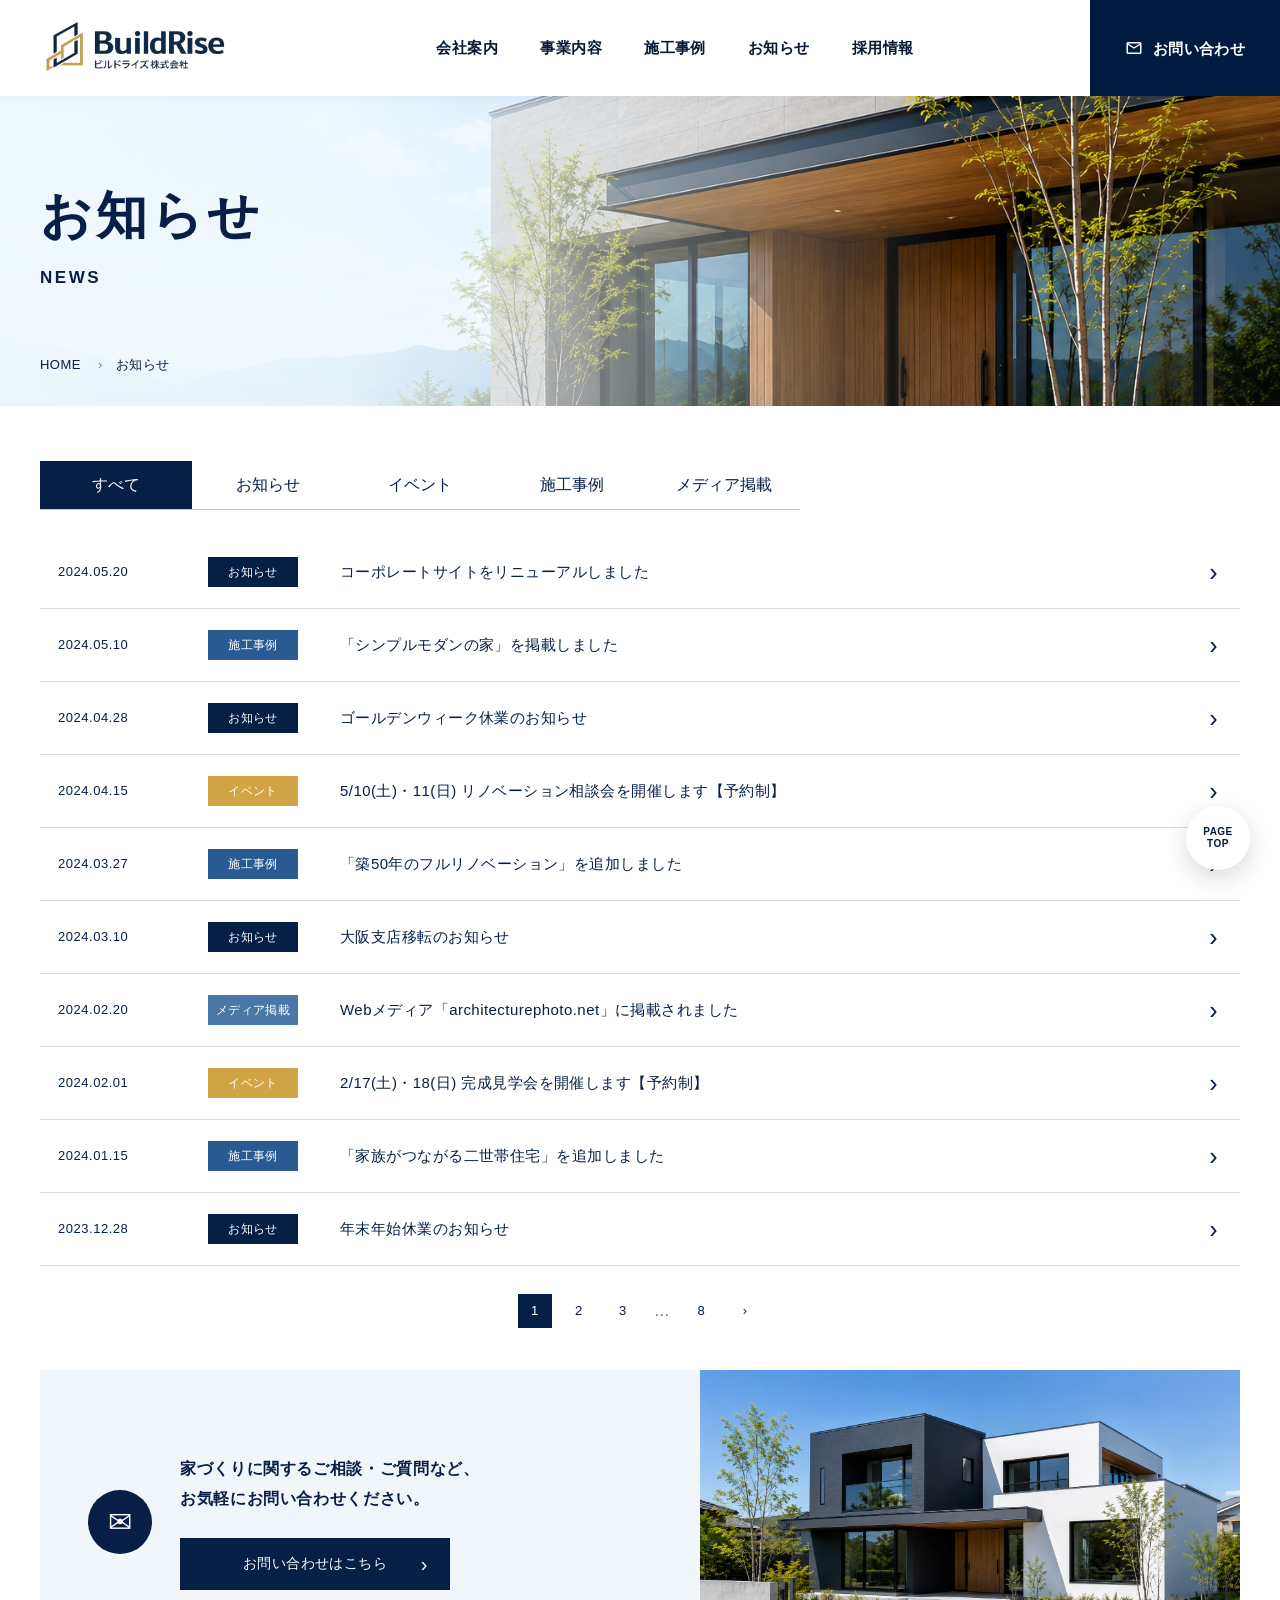
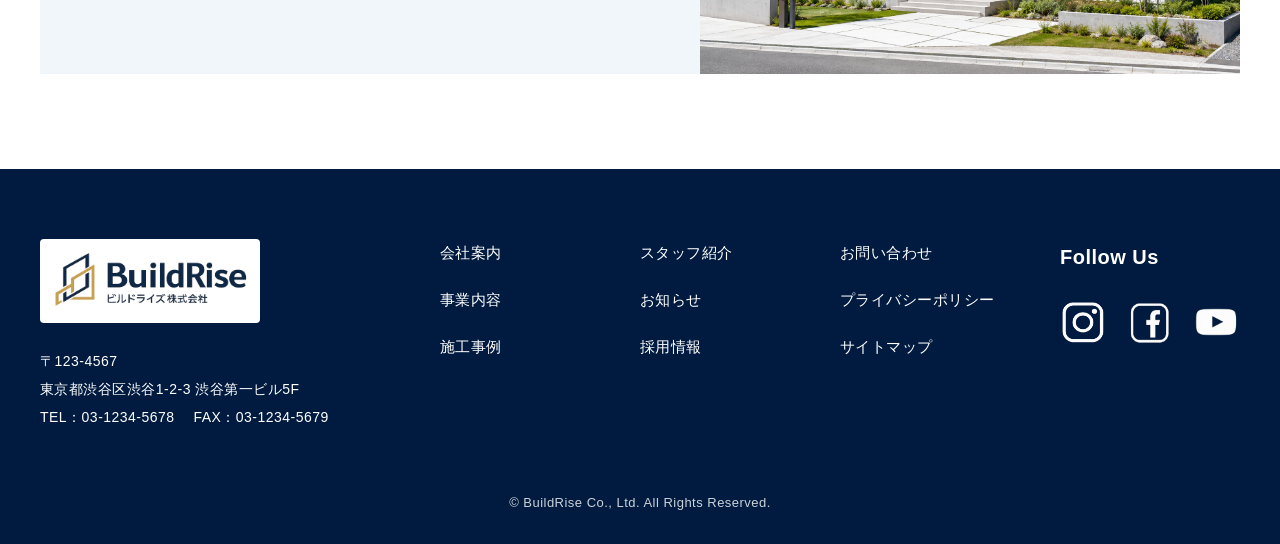
<file: news.html>
<!DOCTYPE html>

<html lang="ja">

<head>
    <meta charset="utf-8" />
    <meta content="width=device-width, initial-scale=1.0" name="viewport" />
    <title>BuildRise(Dummy site)</title>
    <link rel="preconnect" href="https://fonts.googleapis.com">
    <link rel="preconnect" href="https://fonts.gstatic.com" crossorigin>
    <link href="https://fonts.googleapis.com/css2?family=Material+Symbols+Outlined&display=swap" rel="stylesheet">
    <link href="style.css" rel="stylesheet" />
    <script defer src="./script.js"></script>
</head>

<body>
    <header class="header">
        <div class="header__logo">
            <a href="index.html">
                <img src="image-top/img07.png" alt="BuildRise株式会社">
            </a>
        </div>

        <nav class="header__nav">
            <ul class="header__list">
                <li><a href="about.html">会社案内</a></li>
                <li><a href="service.html">事業内容</a></li>
                <li><a href="works.html">施工事例</a></li>
                <li><a href="news.html">お知らせ</a></li>
                <li><a href="recruit.html">採用情報</a></li>
            </ul>
        </nav>

        <a href="contact.html" class="header__contact">
            <span class="material-symbols-outlined">mail</span>
            お問い合わせ
        </a>
        <button class="header__burger" aria-label="メニュー">
            <span></span>
            <span></span>
            <span></span>
        </button>

        <div class="header__drawer">

            <nav class="drawer__nav">

                <ul class="drawer__list">

                    <li><a href="about.html">会社案内</a></li>
                    <li><a href="service.html">事業内容</a></li>
                    <li><a href="works.html">施工事例</a></li>
                    <li><a href="news.html">お知らせ</a></li>
                    <li><a href="recruit.html">採用情報</a></li>
                    <li><a href="contact.html">お問い合わせ</a></li>

                </ul>

            </nav>

        </div>

        <div class="header__overlay"></div>
    </header>
    <main class="news-page">

        <!-- 下層ページFV -->
        <section class="news-hero">
            <div class="news-hero__image">
                <img src="./image-top/img01.png" alt="自然に囲まれたモダン住宅">
            </div>

            <div class="news-hero__overlay"></div>

            <div class="news-hero__inner">
                <div class="news-hero__content">
                    <h1 class="news-hero__title">お知らせ</h1>
                    <p class="news-hero__english">NEWS</p>
                </div>

                <div class="news-hero__breadcrumb">
                    <ol class="news-hero__breadcrumb-list">
                        <li class="news-hero__breadcrumb-item">
                            <a href="./index.html">HOME</a>
                        </li>

                        <li class="news-hero__breadcrumb-item" aria-current="page">
                            お知らせ
                        </li>
                    </ol>
                </div>
            </div>
        </section>

        <!-- お知らせ一覧 -->
        <section class="news-list">
            <div class="news-list__inner">

                <!-- タブ -->
                <div class="news-tabs" role="tablist" aria-label="お知らせカテゴリー">
                    <button type="button" class="news-tabs__button is-active" role="tab" aria-selected="true"
                        data-category="all">
                        すべて
                    </button>

                    <button type="button" class="news-tabs__button" role="tab" aria-selected="false"
                        data-category="news">
                        お知らせ
                    </button>

                    <button type="button" class="news-tabs__button" role="tab" aria-selected="false"
                        data-category="event">
                        イベント
                    </button>

                    <button type="button" class="news-tabs__button" role="tab" aria-selected="false"
                        data-category="works">
                        施工事例
                    </button>

                    <button type="button" class="news-tabs__button" role="tab" aria-selected="false"
                        data-category="media">
                        メディア掲載
                    </button>
                </div>

                <!-- 記事一覧 -->
                <div class="news-list__contents" aria-live="polite">

                    <!-- 01 -->
                    <article class="news-item" data-category="news">
                        <a href="./news-detail01.html" class="news-item__link">
                            <time class="news-item__date" datetime="2024-05-20">
                                2024.05.20
                            </time>

                            <span class="news-item__label news-item__label--news">
                                お知らせ
                            </span>

                            <h2 class="news-item__title">
                                コーポレートサイトをリニューアルしました
                            </h2>

                            <span class="news-item__arrow" aria-hidden="true">
                                ›
                            </span>
                        </a>
                    </article>

                    <!-- 02 -->
                    <article class="news-item" data-category="works">
                        <a href="./news-detail02.html" class="news-item__link">
                            <time class="news-item__date" datetime="2024-05-10">
                                2024.05.10
                            </time>

                            <span class="news-item__label news-item__label--works">
                                施工事例
                            </span>

                            <h2 class="news-item__title">
                                「シンプルモダンの家」を掲載しました
                            </h2>

                            <span class="news-item__arrow" aria-hidden="true">
                                ›
                            </span>
                        </a>
                    </article>

                    <!-- 03 -->
                    <article class="news-item" data-category="news">
                        <a href="./news-detail03.html" class="news-item__link">
                            <time class="news-item__date" datetime="2024-04-28">
                                2024.04.28
                            </time>

                            <span class="news-item__label news-item__label--news">
                                お知らせ
                            </span>

                            <h2 class="news-item__title">
                                ゴールデンウィーク休業のお知らせ
                            </h2>

                            <span class="news-item__arrow" aria-hidden="true">
                                ›
                            </span>
                        </a>
                    </article>

                    <!-- 04 -->
                    <article class="news-item" data-category="event">
                        <a href="./news-detail04.html" class="news-item__link">
                            <time class="news-item__date" datetime="2024-04-15">
                                2024.04.15
                            </time>

                            <span class="news-item__label news-item__label--event">
                                イベント
                            </span>

                            <h2 class="news-item__title">
                                5/10(土)・11(日) リノベーション相談会を開催します【予約制】
                            </h2>

                            <span class="news-item__arrow" aria-hidden="true">
                                ›
                            </span>
                        </a>
                    </article>

                    <!-- 05 -->
                    <article class="news-item" data-category="works">
                        <a href="./news-detail05.html" class="news-item__link">
                            <time class="news-item__date" datetime="2024-03-27">
                                2024.03.27
                            </time>

                            <span class="news-item__label news-item__label--works">
                                施工事例
                            </span>

                            <h2 class="news-item__title">
                                「築50年のフルリノベーション」を追加しました
                            </h2>

                            <span class="news-item__arrow" aria-hidden="true">
                                ›
                            </span>
                        </a>
                    </article>

                    <!-- 06 -->
                    <article class="news-item" data-category="news">
                        <a href="./news-detail06.html" class="news-item__link">
                            <time class="news-item__date" datetime="2024-03-10">
                                2024.03.10
                            </time>

                            <span class="news-item__label news-item__label--news">
                                お知らせ
                            </span>

                            <h2 class="news-item__title">
                                大阪支店移転のお知らせ
                            </h2>

                            <span class="news-item__arrow" aria-hidden="true">
                                ›
                            </span>
                        </a>
                    </article>

                    <!-- 07 -->
                    <article class="news-item" data-category="media">
                        <a href="./news-detail07.html" class="news-item__link">
                            <time class="news-item__date" datetime="2024-02-20">
                                2024.02.20
                            </time>

                            <span class="news-item__label news-item__label--media">
                                メディア掲載
                            </span>

                            <h2 class="news-item__title">
                                Webメディア「architecturephoto.net」に掲載されました
                            </h2>

                            <span class="news-item__arrow" aria-hidden="true">
                                ›
                            </span>
                        </a>
                    </article>

                    <!-- 08 -->
                    <article class="news-item" data-category="event">
                        <a href="./news-detail08.html" class="news-item__link">
                            <time class="news-item__date" datetime="2024-02-01">
                                2024.02.01
                            </time>

                            <span class="news-item__label news-item__label--event">
                                イベント
                            </span>

                            <h2 class="news-item__title">
                                2/17(土)・18(日) 完成見学会を開催します【予約制】
                            </h2>

                            <span class="news-item__arrow" aria-hidden="true">
                                ›
                            </span>
                        </a>
                    </article>

                    <!-- 09 -->
                    <article class="news-item" data-category="works">
                        <a href="./news-detail09.html" class="news-item__link">
                            <time class="news-item__date" datetime="2024-01-15">
                                2024.01.15
                            </time>

                            <span class="news-item__label news-item__label--works">
                                施工事例
                            </span>

                            <h2 class="news-item__title">
                                「家族がつながる二世帯住宅」を追加しました
                            </h2>

                            <span class="news-item__arrow" aria-hidden="true">
                                ›
                            </span>
                        </a>
                    </article>

                    <!-- 10 -->
                    <article class="news-item" data-category="news">
                        <a href="./news-detail10.html" class="news-item__link">
                            <time class="news-item__date" datetime="2023-12-28">
                                2023.12.28
                            </time>

                            <span class="news-item__label news-item__label--news">
                                お知らせ
                            </span>

                            <h2 class="news-item__title">
                                年末年始休業のお知らせ
                            </h2>

                            <span class="news-item__arrow" aria-hidden="true">
                                ›
                            </span>
                        </a>
                    </article>

                </div>

                <!-- 該当記事なし -->
                <p class="news-list__empty" hidden>
                    該当するお知らせはありません。
                </p>

                <!-- ページネーション -->
                <nav class="news-pagination" aria-label="お知らせページ">
                    <a href="#" class="news-pagination__number is-current" aria-current="page">
                        1
                    </a>

                    <a href="#" class="news-pagination__number">
                        2
                    </a>

                    <a href="#" class="news-pagination__number">
                        3
                    </a>

                    <span class="news-pagination__dots">
                        …
                    </span>

                    <a href="#" class="news-pagination__number">
                        8
                    </a>

                    <a href="#" class="news-pagination__next" aria-label="次のページ">
                        ›
                    </a>
                </nav>

                <!-- お問い合わせCTA -->
                <section class="news-contact">
                    <div class="news-contact__content">
                        <div class="news-contact__icon">
                            <span aria-hidden="true">✉</span>
                        </div>

                        <div class="news-contact__text">
                            <p class="news-contact__description">
                                家づくりに関するご相談・ご質問など、<br>
                                お気軽にお問い合わせください。
                            </p>

                            <a href="./contact.html" class="news-contact__button">
                                <span>お問い合わせはこちら</span>
                                <span aria-hidden="true">›</span>
                            </a>
                        </div>
                    </div>

                    <div class="news-contact__image">
                        <img src="./image-top/img02.png" alt="ヘルメットを持つ建築会社スタッフ">
                    </div>
                </section>

            </div>
        </section>

    </main>
    <footer class="footer">

        <div class="footer__inner">

            <div class="footer__company">

                <img src="image-top/img07.png" alt="BuildRise株式会社">

                <p>
                    〒123-4567<br>
                    東京都渋谷区渋谷1-2-3 渋谷第一ビル5F<br>
                    TEL：03-1234-5678　
                    FAX：03-1234-5679
                </p>

            </div>

            <ul class="footer__nav">
                <li><a href="about.html">会社案内</a></li>
                <li><a href="service.html">事業内容</a></li>
                <li><a href="works.html">施工事例</a></li>
            </ul>

            <ul class="footer__nav">
                <li><a href="demo.html">スタッフ紹介</a></li>
                <li><a href="news.html">お知らせ</a></li>
                <li><a href="recruit.html">採用情報</a></li>
            </ul>

            <ul class="footer__nav">
                <li><a href="contact.html">お問い合わせ</a></li>
                <li><a href="demo.html">プライバシーポリシー</a></li>
                <li><a href="demo.html">サイトマップ</a></li>
            </ul>

            <div class="footer__sns">

                <p>Follow Us</p>

                <div>

                    <a href="#">
                        <img src="image-top/img12.png" alt="Instagram">
                    </a>

                    <a href="#">
                        <img src="image-top/img13.png" alt="Facebook">
                    </a>

                    <a href="#">
                        <img src="image-top/img14.png" alt="YouTube">
                    </a>

                </div>

            </div>

        </div>

        <p class="footer__copy">
            © BuildRise Co., Ltd. All Rights Reserved.
        </p>

        <a href="#" class="page-top">
            PAGE<br>TOP
        </a>

    </footer>
</body>

</html>
</file>
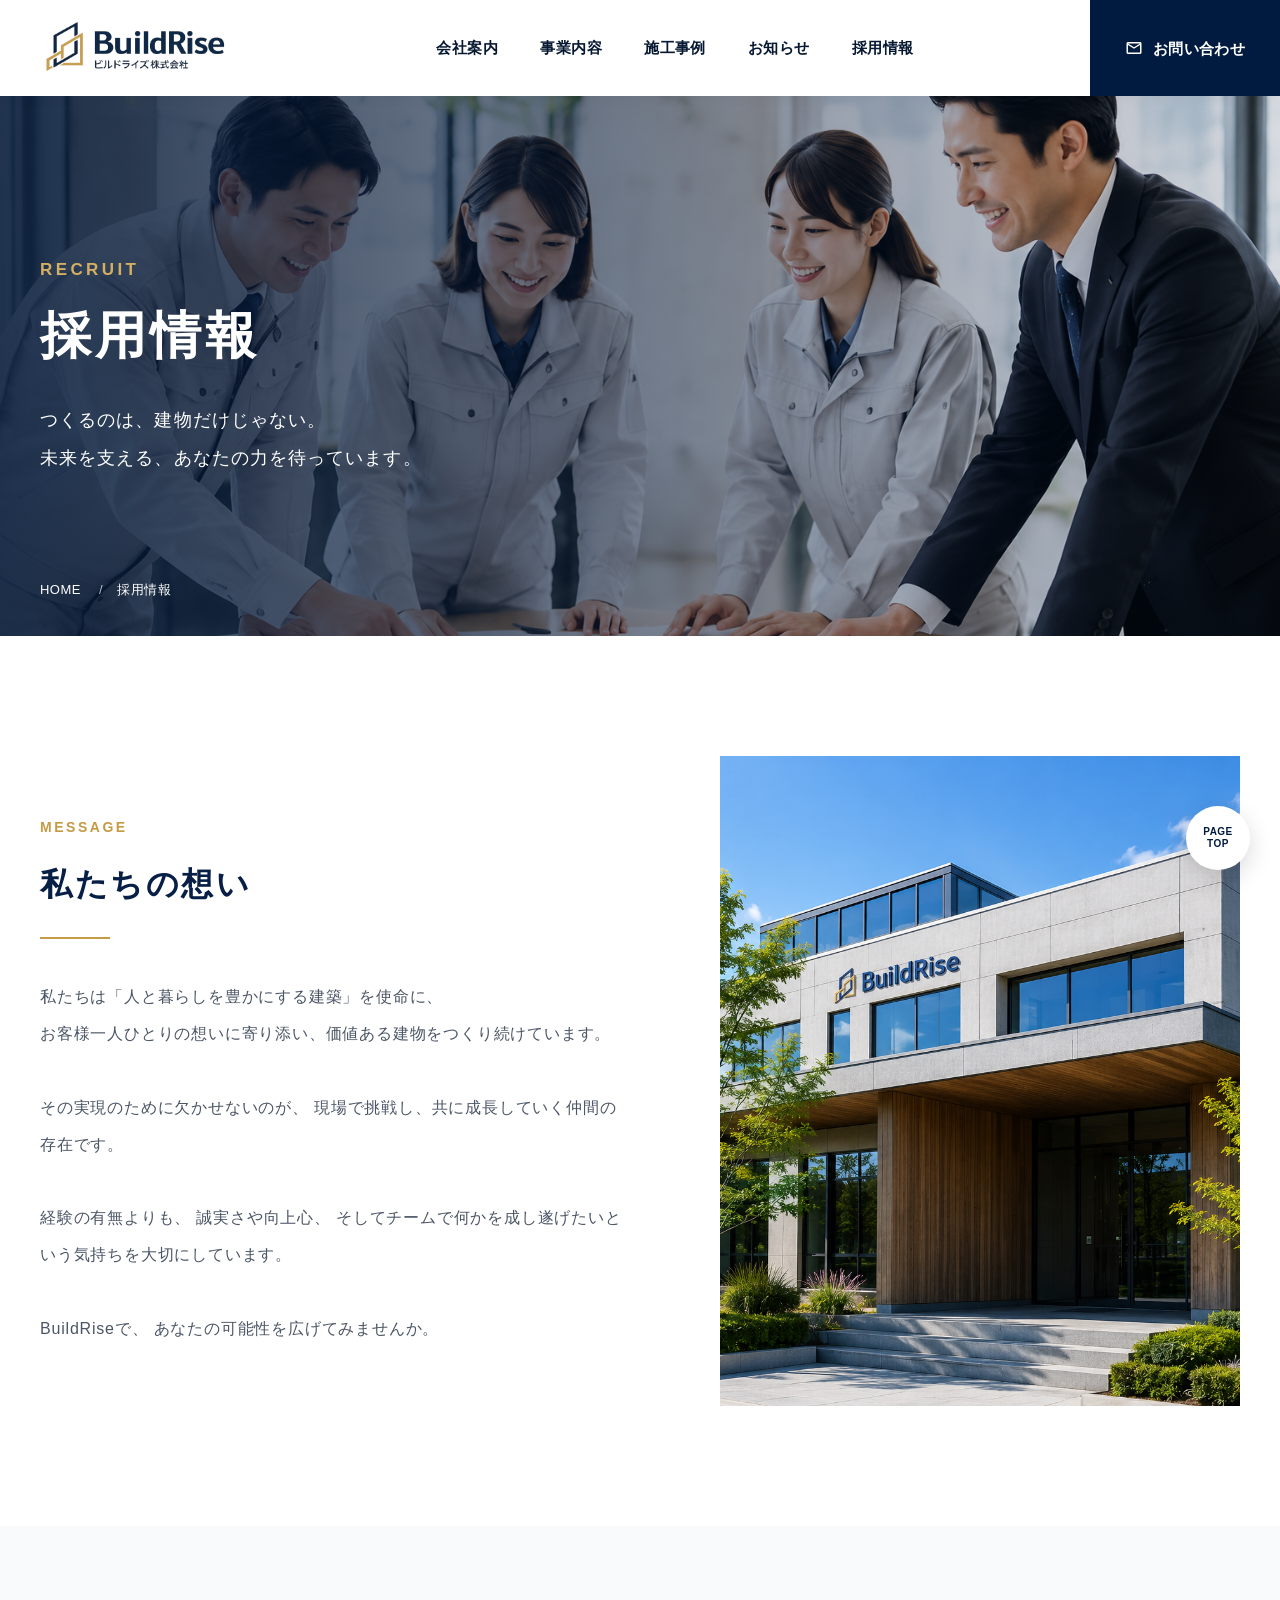
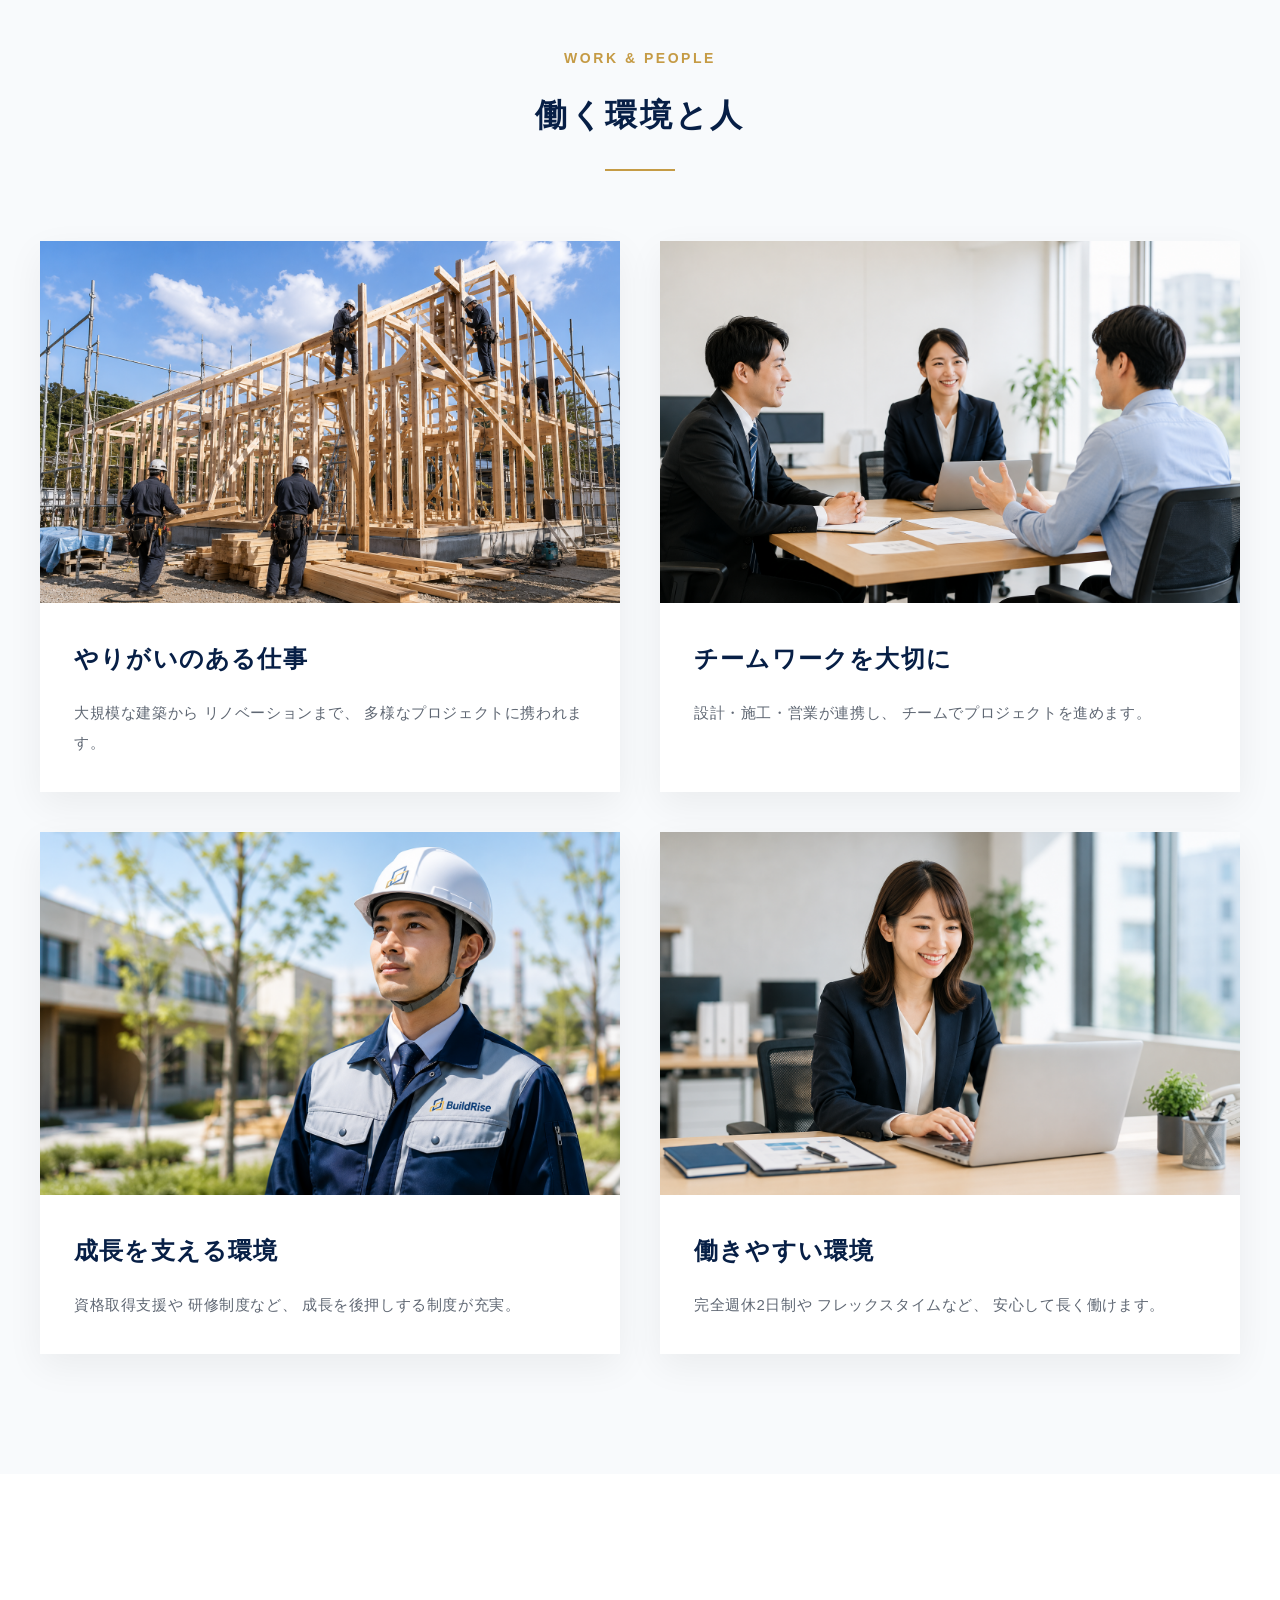
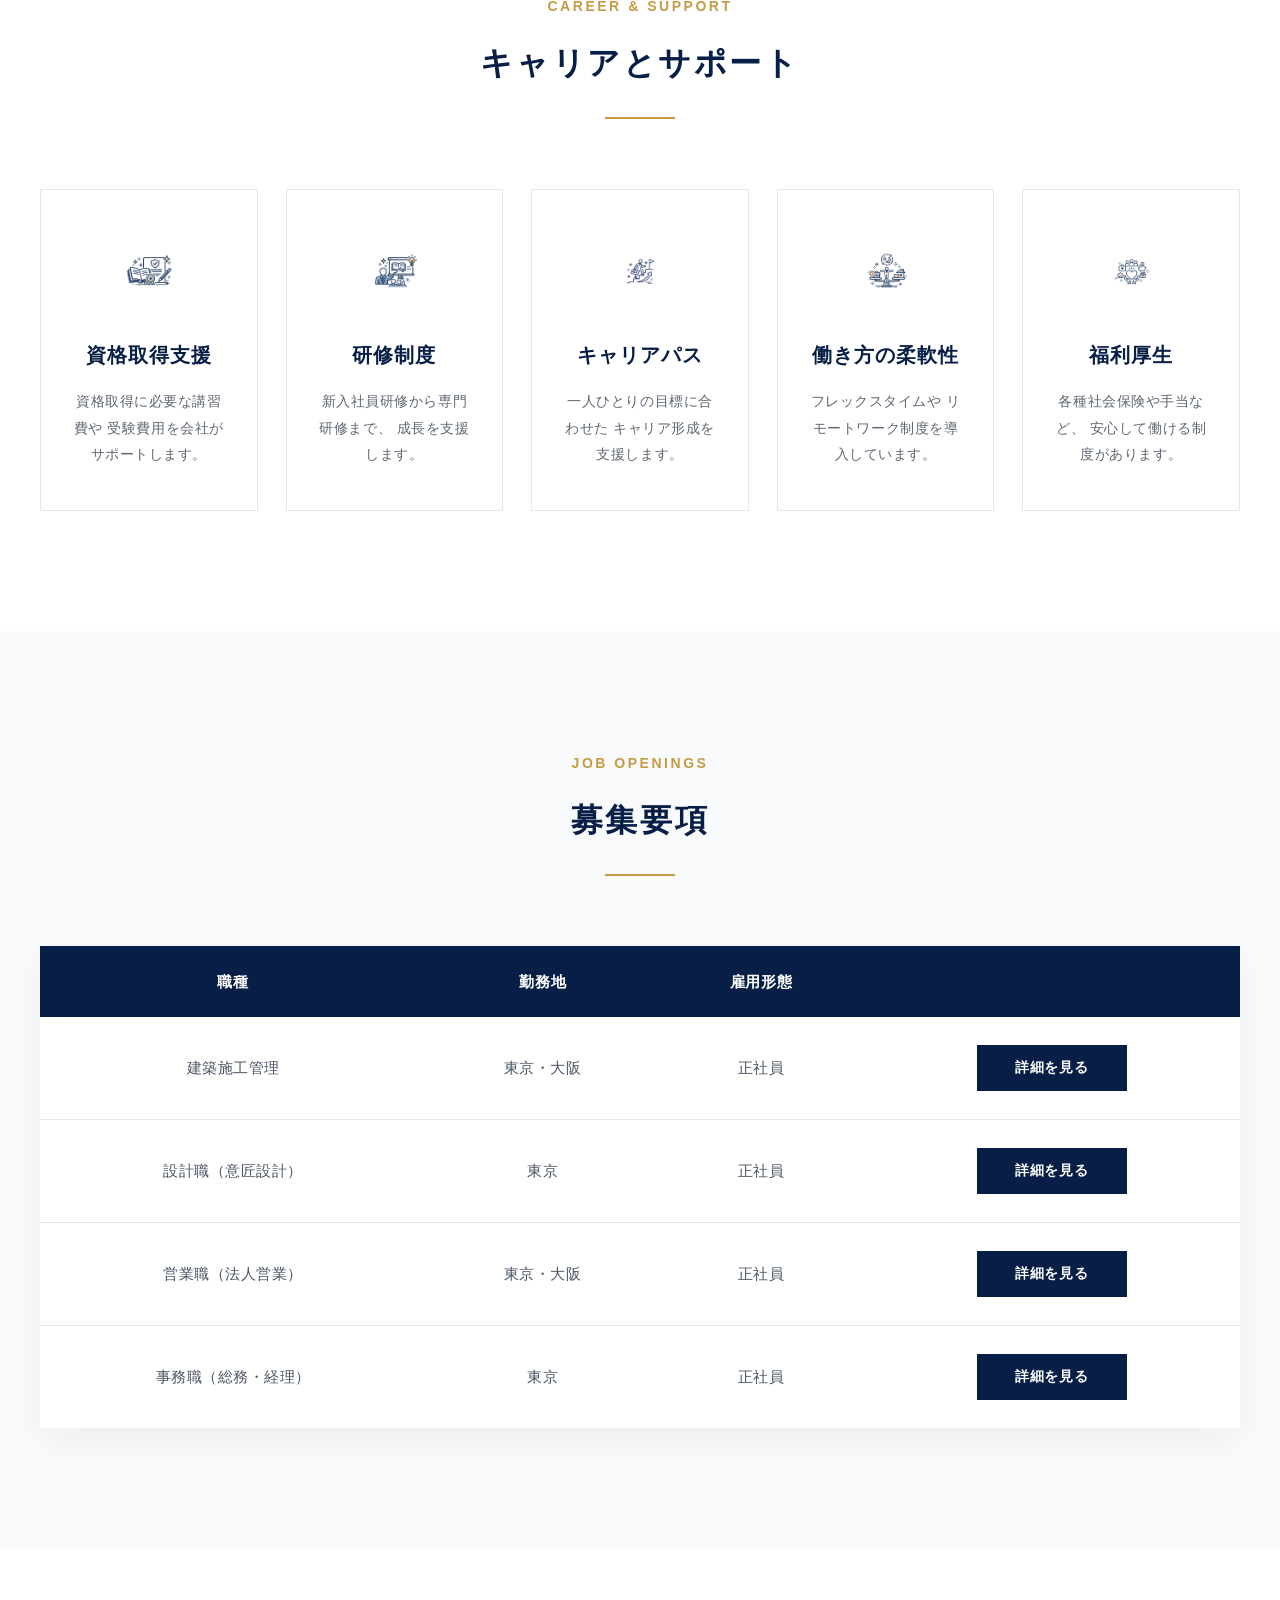
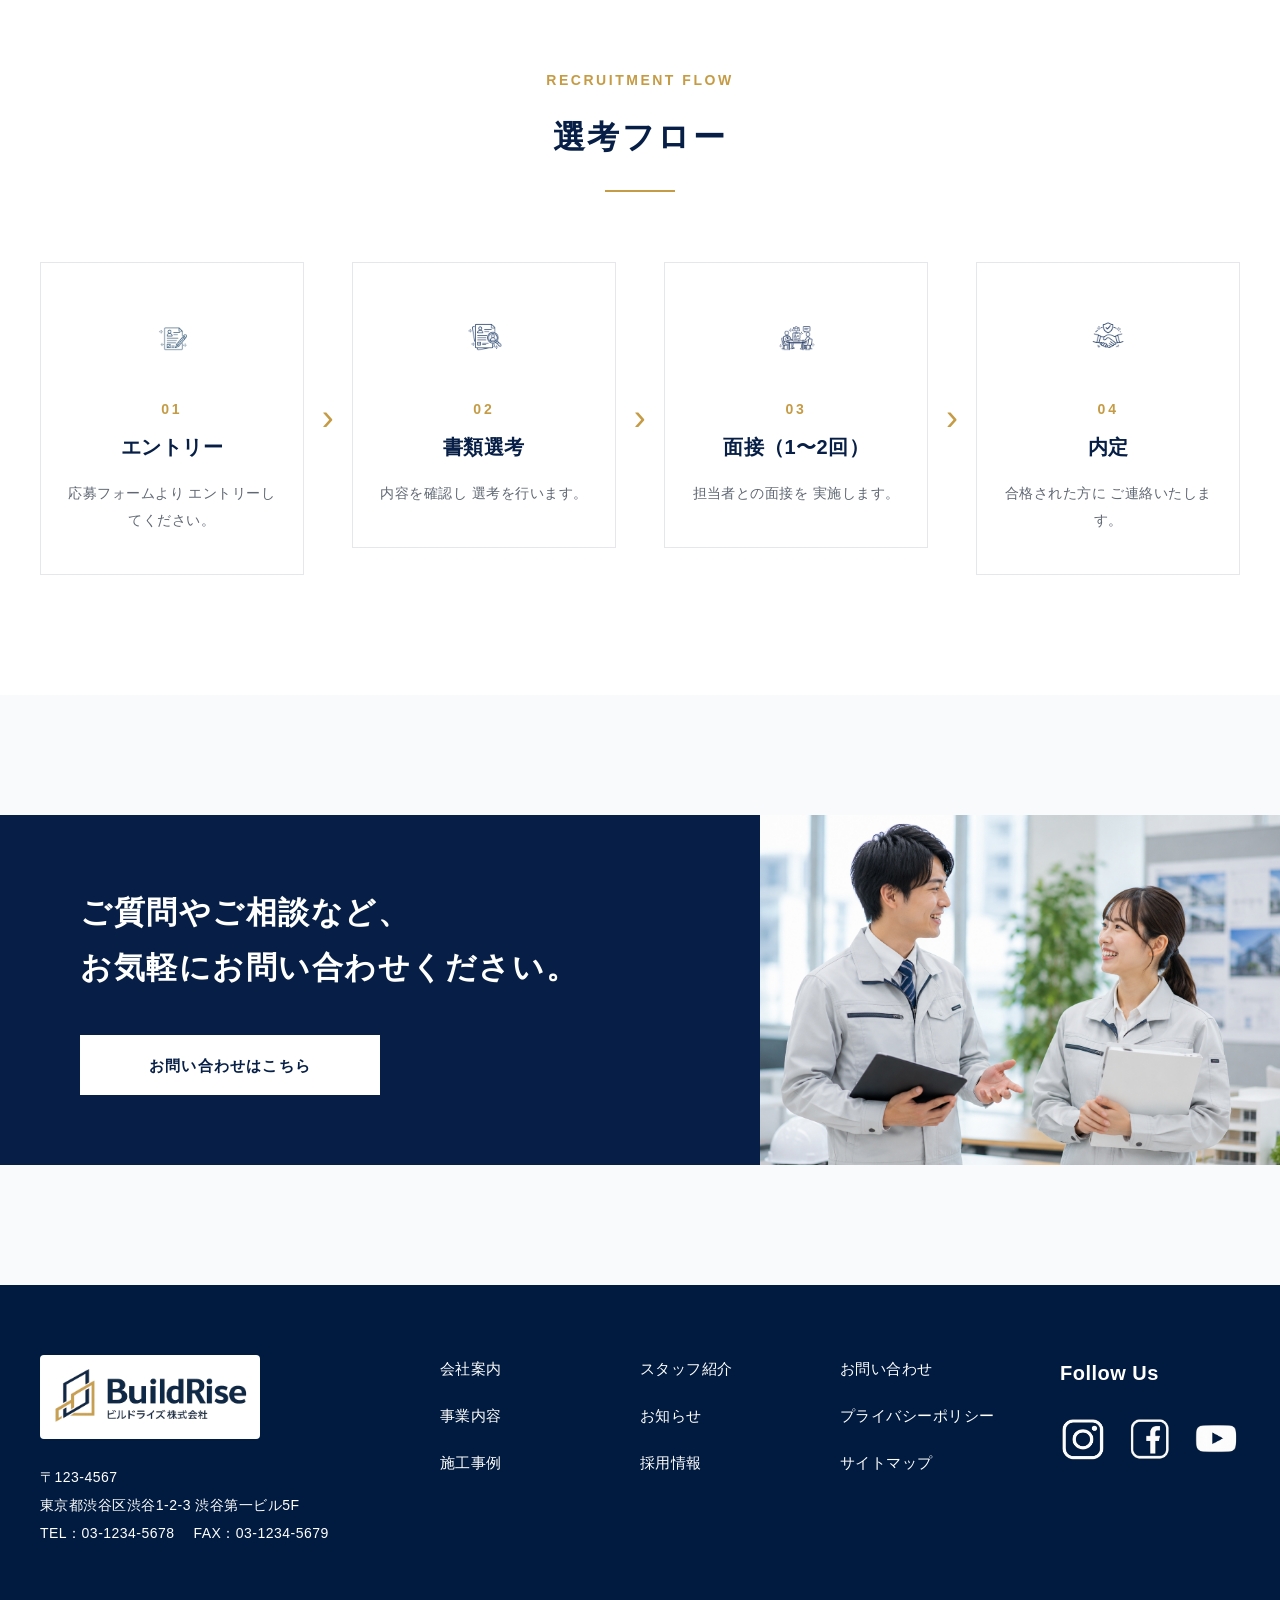
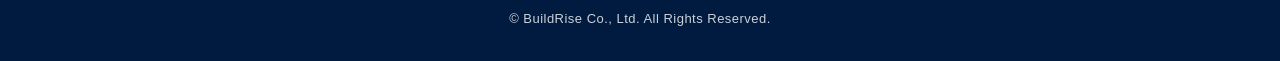
<file: recruit.html>
<!DOCTYPE html>

<html lang="ja">

<head>
    <meta charset="utf-8" />
    <meta content="width=device-width, initial-scale=1.0" name="viewport" />
    <title>BuildRise(Dummy site)</title>
    <link rel="preconnect" href="https://fonts.googleapis.com">
    <link rel="preconnect" href="https://fonts.gstatic.com" crossorigin>
    <link href="https://fonts.googleapis.com/css2?family=Material+Symbols+Outlined&display=swap" rel="stylesheet">
    <link href="style.css" rel="stylesheet" />
    <script defer src="./script.js"></script>
</head>

<body>
    <header class="header">
        <div class="header__logo">
            <a href="index.html">
                <img src="image-top/img07.png" alt="BuildRise株式会社">
            </a>
        </div>

        <nav class="header__nav">
            <ul class="header__list">
                <li><a href="about.html">会社案内</a></li>
                <li><a href="service.html">事業内容</a></li>
                <li><a href="works.html">施工事例</a></li>
                <li><a href="news.html">お知らせ</a></li>
                <li><a href="recruit.html">採用情報</a></li>
            </ul>
        </nav>

        <a href="contact.html" class="header__contact">
            <span class="material-symbols-outlined">mail</span>
            お問い合わせ
        </a>
        <button class="header__burger" aria-label="メニュー">
            <span></span>
            <span></span>
            <span></span>
        </button>

        <div class="header__drawer">

            <nav class="drawer__nav">

                <ul class="drawer__list">

                    <li><a href="about.html">会社案内</a></li>
                    <li><a href="service.html">事業内容</a></li>
                    <li><a href="works.html">施工事例</a></li>
                    <li><a href="news.html">お知らせ</a></li>
                    <li><a href="recruit.html">採用情報</a></li>
                    <li><a href="contact.html">お問い合わせ</a></li>

                </ul>

            </nav>

        </div>

        <div class="header__overlay"></div>
    </header>
    <main class="recruit">

        <!--==========================
    Recruit Hero
    ===========================-->

        <section class="recruit-hero">

            <div class="recruit-hero__image">
                <img src="./image-recruit/img01.png" alt="BuildRise 採用情報">
            </div>

            <div class="recruit-hero__overlay"></div>

            <div class="recruit-hero__inner">

                <div class="recruit-hero__content">

                    <p class="recruit-hero__eng">
                        RECRUIT
                    </p>

                    <h1 class="recruit-hero__title">
                        採用情報
                    </h1>

                    <p class="recruit-hero__text">
                        つくるのは、建物だけじゃない。<br>
                        未来を支える、あなたの力を待っています。
                    </p>

                </div>

                <nav class="recruit-breadcrumb" aria-label="パンくず">

                    <ol class="recruit-breadcrumb__list">

                        <li class="recruit-breadcrumb__item">
                            <a href="./index.html">
                                HOME
                            </a>
                        </li>

                        <li class="recruit-breadcrumb__item" aria-current="page">
                            採用情報
                        </li>

                    </ol>

                </nav>

            </div>

        </section>



        <!--==========================
    Message
    ===========================-->

        <section class="recruit-message">

            <div class="recruit-message__inner">

                <div class="recruit-message__content">

                    <p class="section-eng">
                        MESSAGE
                    </p>

                    <h2 class="section-title">
                        私たちの想い
                    </h2>

                    <span class="section-line"></span>

                    <p class="recruit-message__text">

                        私たちは「人と暮らしを豊かにする建築」を使命に、<br>
                        お客様一人ひとりの想いに寄り添い、価値ある建物をつくり続けています。

                        <br><br>

                        その実現のために欠かせないのが、
                        現場で挑戦し、共に成長していく仲間の存在です。

                        <br><br>

                        経験の有無よりも、
                        誠実さや向上心、
                        そしてチームで何かを成し遂げたいという気持ちを大切にしています。

                        <br><br>

                        BuildRiseで、
                        あなたの可能性を広げてみませんか。

                    </p>

                </div>

                <div class="recruit-message__image">

                    <img src="./image-recruit/img02.png" alt="BuildRise本社">

                </div>

            </div>

        </section>




        <!--==========================
    Work & People
    ===========================-->

        <section class="recruit-work">

            <div class="recruit-work__inner">

                <p class="section-eng center">
                    WORK &amp; PEOPLE
                </p>

                <h2 class="section-title center">
                    働く環境と人
                </h2>

                <span class="section-line center"></span>


                <div class="recruit-work__grid">


                    <!--01-->

                    <article class="recruit-card">

                        <div class="recruit-card__image">

                            <img src="./image-recruit/img03.png" alt="やりがいのある仕事">

                        </div>

                        <div class="recruit-card__body">

                            <h3 class="recruit-card__title">
                                やりがいのある仕事
                            </h3>

                            <p class="recruit-card__text">
                                大規模な建築から
                                リノベーションまで、
                                多様なプロジェクトに携われます。
                            </p>

                        </div>

                    </article>



                    <!--02-->

                    <article class="recruit-card">

                        <div class="recruit-card__image">

                            <img src="./image-recruit/img04.png" alt="チームワーク">

                        </div>

                        <div class="recruit-card__body">

                            <h3 class="recruit-card__title">
                                チームワークを大切に
                            </h3>

                            <p class="recruit-card__text">
                                設計・施工・営業が連携し、
                                チームでプロジェクトを進めます。
                            </p>

                        </div>

                    </article>



                    <!--03-->

                    <article class="recruit-card">

                        <div class="recruit-card__image">

                            <img src="./image-recruit/img05.png" alt="成長を支える環境">

                        </div>

                        <div class="recruit-card__body">

                            <h3 class="recruit-card__title">
                                成長を支える環境
                            </h3>

                            <p class="recruit-card__text">
                                資格取得支援や
                                研修制度など、
                                成長を後押しする制度が充実。
                            </p>

                        </div>

                    </article>




                    <!--04-->

                    <article class="recruit-card">

                        <div class="recruit-card__image">

                            <img src="./image-recruit/img06.png" alt="働きやすい環境">

                        </div>

                        <div class="recruit-card__body">

                            <h3 class="recruit-card__title">
                                働きやすい環境
                            </h3>

                            <p class="recruit-card__text">
                                完全週休2日制や
                                フレックスタイムなど、
                                安心して長く働けます。
                            </p>

                        </div>

                    </article>


                </div>

            </div>

        </section>
        <!--==========================
Career & Support
===========================-->

        <section class="recruit-support">

            <div class="recruit-support__inner">

                <p class="section-eng center">
                    CAREER &amp; SUPPORT
                </p>

                <h2 class="section-title center">
                    キャリアとサポート
                </h2>

                <span class="section-line center"></span>

                <div class="recruit-support__list">

                    <article class="support-card">

                        <div class="support-card__icon">
                            <img src="./image-recruit/img07.png" alt="資格取得支援">
                        </div>

                        <h3 class="support-card__title">
                            資格取得支援
                        </h3>

                        <p class="support-card__text">
                            資格取得に必要な講習費や
                            受験費用を会社がサポートします。
                        </p>

                    </article>

                    <article class="support-card">

                        <div class="support-card__icon">
                            <img src="./image-recruit/img08.png" alt="研修制度">
                        </div>

                        <h3 class="support-card__title">
                            研修制度
                        </h3>

                        <p class="support-card__text">
                            新入社員研修から専門研修まで、
                            成長を支援します。
                        </p>

                    </article>

                    <article class="support-card">

                        <div class="support-card__icon">
                            <img src="./image-recruit/img09.png" alt="キャリアパス">
                        </div>

                        <h3 class="support-card__title">
                            キャリアパス
                        </h3>

                        <p class="support-card__text">
                            一人ひとりの目標に合わせた
                            キャリア形成を支援します。
                        </p>

                    </article>

                    <article class="support-card">

                        <div class="support-card__icon">
                            <img src="./image-recruit/img10.png" alt="働き方">
                        </div>

                        <h3 class="support-card__title">
                            働き方の柔軟性
                        </h3>

                        <p class="support-card__text">
                            フレックスタイムや
                            リモートワーク制度を導入しています。
                        </p>

                    </article>

                    <article class="support-card">

                        <div class="support-card__icon">
                            <img src="./image-recruit/img11.png" alt="福利厚生">
                        </div>

                        <h3 class="support-card__title">
                            福利厚生
                        </h3>

                        <p class="support-card__text">
                            各種社会保険や手当など、
                            安心して働ける制度があります。
                        </p>

                    </article>

                </div>

            </div>

        </section>



        <!--==========================
Job Openings
===========================-->

        <section class="recruit-job">

            <div class="recruit-job__inner">

                <p class="section-eng center">
                    JOB OPENINGS
                </p>

                <h2 class="section-title center">
                    募集要項
                </h2>

                <span class="section-line center"></span>

                <table class="recruit-job__table">

                    <thead>

                        <tr>

                            <th>職種</th>
                            <th>勤務地</th>
                            <th>雇用形態</th>
                            <th></th>

                        </tr>

                    </thead>

                    <tbody>

                        <tr>

                            <td>建築施工管理</td>
                            <td>東京・大阪</td>
                            <td>正社員</td>

                            <td>

                                <a href="./recruit-detail01.html" class="recruit-job__button">
                                    詳細を見る
                                </a>

                            </td>

                        </tr>

                        <tr>

                            <td>設計職（意匠設計）</td>
                            <td>東京</td>
                            <td>正社員</td>

                            <td>

                                <a href="./recruit-detail02.html" class="recruit-job__button">
                                    詳細を見る
                                </a>

                            </td>

                        </tr>

                        <tr>

                            <td>営業職（法人営業）</td>
                            <td>東京・大阪</td>
                            <td>正社員</td>

                            <td>

                                <a href="./recruit-detail03.html" class="recruit-job__button">
                                    詳細を見る
                                </a>

                            </td>

                        </tr>

                        <tr>

                            <td>事務職（総務・経理）</td>
                            <td>東京</td>
                            <td>正社員</td>

                            <td>

                                <a href="./recruit-detail04.html" class="recruit-job__button">
                                    詳細を見る
                                </a>

                            </td>

                        </tr>

                    </tbody>

                </table>

            </div>

        </section>



        <!--==========================
Recruit Flow
===========================-->

        <section class="recruit-flow">

            <div class="recruit-flow__inner">

                <p class="section-eng center">
                    RECRUITMENT FLOW
                </p>

                <h2 class="section-title center">
                    選考フロー
                </h2>

                <span class="section-line center"></span>

                <div class="recruit-flow__list">

                    <article class="flow-card">

                        <div class="flow-card__icon">

                            <img src="./image-recruit/img12.png" alt="エントリー">

                        </div>

                        <p class="flow-card__number">
                            01
                        </p>

                        <h3 class="flow-card__title">
                            エントリー
                        </h3>

                        <p class="flow-card__text">
                            応募フォームより
                            エントリーしてください。
                        </p>

                    </article>

                    <span class="flow-arrow">›</span>

                    <article class="flow-card">

                        <div class="flow-card__icon">

                            <img src="./image-recruit/img13.png" alt="書類選考">

                        </div>

                        <p class="flow-card__number">
                            02
                        </p>

                        <h3 class="flow-card__title">
                            書類選考
                        </h3>

                        <p class="flow-card__text">
                            内容を確認し
                            選考を行います。
                        </p>

                    </article>

                    <span class="flow-arrow">›</span>

                    <article class="flow-card">

                        <div class="flow-card__icon">

                            <img src="./image-recruit/img14.png" alt="面接">

                        </div>

                        <p class="flow-card__number">
                            03
                        </p>

                        <h3 class="flow-card__title">
                            面接（1〜2回）
                        </h3>

                        <p class="flow-card__text">
                            担当者との面接を
                            実施します。
                        </p>

                    </article>

                    <span class="flow-arrow">›</span>

                    <article class="flow-card">

                        <div class="flow-card__icon">

                            <img src="./image-recruit/img15.png" alt="内定">

                        </div>

                        <p class="flow-card__number">
                            04
                        </p>

                        <h3 class="flow-card__title">
                            内定
                        </h3>

                        <p class="flow-card__text">
                            合格された方に
                            ご連絡いたします。
                        </p>

                    </article>

                </div>

            </div>

        </section>



        <!--==========================
CTA
===========================-->

        <section class="recruit-contact">

            <div class="recruit-contact__content">

                <div class="recruit-contact__text">

                    <h2 class="recruit-contact__title">
                        ご質問やご相談など、<br>
                        お気軽にお問い合わせください。
                    </h2>

                    <a href="./contact.html" class="recruit-contact__button">
                        お問い合わせはこちら
                    </a>

                </div>

                <div class="recruit-contact__image">

                    <img src="./image-recruit/img16.png" alt="BuildRiseスタッフ">

                </div>

            </div>

        </section>
    </main>
    <footer class="footer">

        <div class="footer__inner">

            <div class="footer__company">

                <img src="image-top/img07.png" alt="BuildRise株式会社">

                <p>
                    〒123-4567<br>
                    東京都渋谷区渋谷1-2-3 渋谷第一ビル5F<br>
                    TEL：03-1234-5678　
                    FAX：03-1234-5679
                </p>

            </div>

            <ul class="footer__nav">
                <li><a href="about.html">会社案内</a></li>
                <li><a href="service.html">事業内容</a></li>
                <li><a href="works.html">施工事例</a></li>
            </ul>

            <ul class="footer__nav">
                <li><a href="demo.html">スタッフ紹介</a></li>
                <li><a href="news.html">お知らせ</a></li>
                <li><a href="recruit.html">採用情報</a></li>
            </ul>

            <ul class="footer__nav">
                <li><a href="contact.html">お問い合わせ</a></li>
                <li><a href="demo.html">プライバシーポリシー</a></li>
                <li><a href="demo.html">サイトマップ</a></li>
            </ul>

            <div class="footer__sns">

                <p>Follow Us</p>

                <div>

                    <a href="#">
                        <img src="image-top/img12.png" alt="Instagram">
                    </a>

                    <a href="#">
                        <img src="image-top/img13.png" alt="Facebook">
                    </a>

                    <a href="#">
                        <img src="image-top/img14.png" alt="YouTube">
                    </a>

                </div>

            </div>

        </div>

        <p class="footer__copy">
            © BuildRise Co., Ltd. All Rights Reserved.
        </p>

        <a href="#" class="page-top">
            PAGE<br>TOP
        </a>

    </footer>
</body>

</html>
</file>
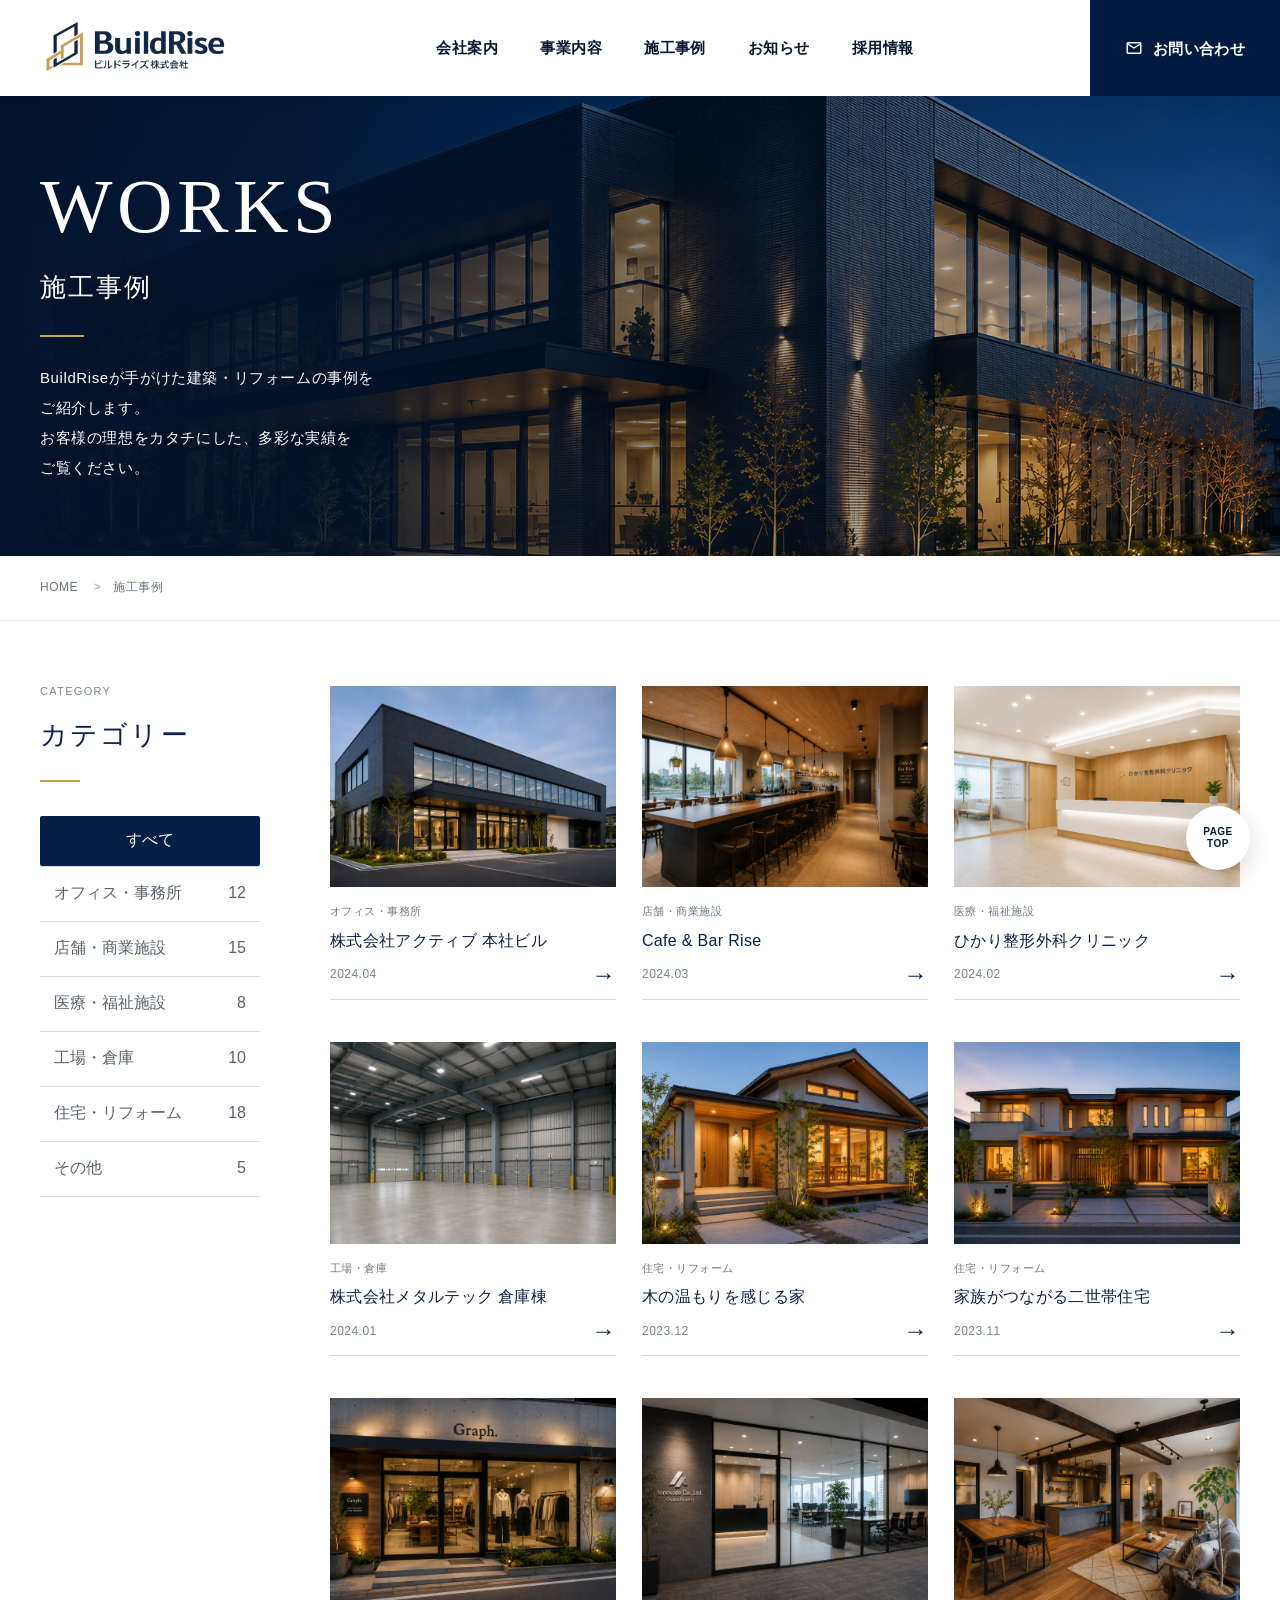
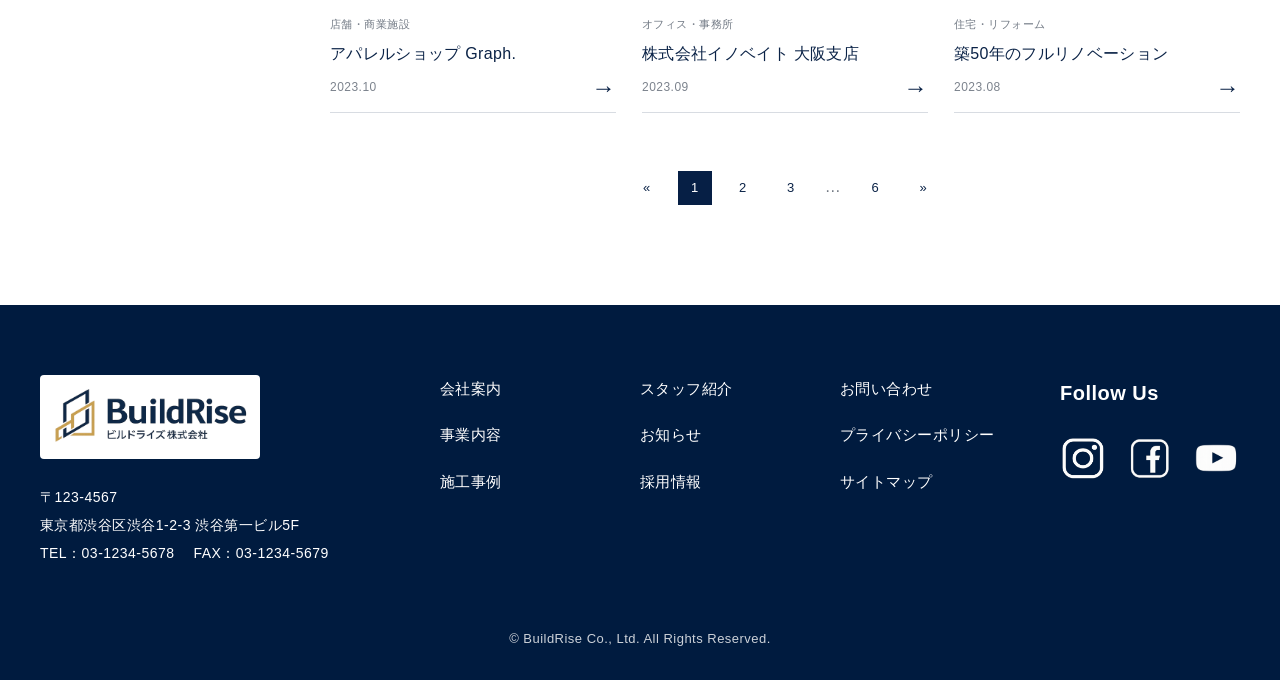
<file: works.html>
<!DOCTYPE html>

<html lang="ja">

<head>
    <meta charset="utf-8" />
    <meta content="width=device-width, initial-scale=1.0" name="viewport" />
    <title>BuildRise(Dummy site)</title>
    <link rel="preconnect" href="https://fonts.googleapis.com">
    <link rel="preconnect" href="https://fonts.gstatic.com" crossorigin>
    <link href="https://fonts.googleapis.com/css2?family=Material+Symbols+Outlined&display=swap" rel="stylesheet">
    <link href="style.css" rel="stylesheet" />
    <script defer src="./script.js"></script>
</head>

<body>
    <header class="header">
        <div class="header__logo">
            <a href="index.html">
                <img src="image-top/img07.png" alt="BuildRise株式会社">
            </a>
        </div>

        <nav class="header__nav">
            <ul class="header__list">
                <li><a href="about.html">会社案内</a></li>
                <li><a href="service.html">事業内容</a></li>
                <li><a href="works.html">施工事例</a></li>
                <li><a href="news.html">お知らせ</a></li>
                <li><a href="recruit.html">採用情報</a></li>
            </ul>
        </nav>

        <a href="contact.html" class="header__contact">
            <span class="material-symbols-outlined">mail</span>
            お問い合わせ
        </a>
        <button class="header__burger" aria-label="メニュー">
            <span></span>
            <span></span>
            <span></span>
        </button>

        <div class="header__drawer">

            <nav class="drawer__nav">

                <ul class="drawer__list">

                    <li><a href="about.html">会社案内</a></li>
                    <li><a href="service.html">事業内容</a></li>
                    <li><a href="works.html">施工事例</a></li>
                    <li><a href="news.html">お知らせ</a></li>
                    <li><a href="recruit.html">採用情報</a></li>
                    <li><a href="contact.html">お問い合わせ</a></li>

                </ul>

            </nav>

        </div>

        <div class="header__overlay"></div>
    </header>
    <main class="works-page">

        <!-- 下層ページメインビジュアル -->
        <section class="works-hero">
            <div class="works-hero__image">
                <img src="./image-works/img01.png" alt="夜間にライトアップされたBuildRise施工のオフィスビル">
            </div>

            <div class="works-hero__overlay"></div>

            <div class="works-hero__inner">
                <div class="works-hero__content">
                    <p class="works-hero__english">WORKS</p>

                    <h1 class="works-hero__title">施工事例</h1>

                    <span class="works-hero__line"></span>

                    <p class="works-hero__description">
                        BuildRiseが手がけた建築・リフォームの事例を<br>
                        ご紹介します。<br>
                        お客様の理想をカタチにした、多彩な実績を<br>
                        ご覧ください。
                    </p>
                </div>
            </div>
        </section>

        <!-- パンくず -->
        <div class="works-breadcrumb">
            <div class="works-breadcrumb__inner">
                <ol class="works-breadcrumb__list">
                    <li class="works-breadcrumb__item">
                        <a href="./index.html">HOME</a>
                    </li>

                    <li class="works-breadcrumb__item" aria-current="page">
                        施工事例
                    </li>
                </ol>
            </div>
        </div>

        <!-- 施工事例一覧 -->
        <section class="works-list">
            <div class="works-list__inner">

                <!-- カテゴリー -->
                <aside class="works-category">
                    <div class="works-category__heading">
                        <p class="works-category__english">CATEGORY</p>
                        <h2 class="works-category__title">カテゴリー</h2>
                        <span class="works-category__line"></span>
                    </div>

                    <ul class="works-category__list">
                        <li class="works-category__item">
                            <button type="button" class="works-category__button is-active" data-category="all">
                                <span>すべて</span>
                            </button>
                        </li>

                        <li class="works-category__item">
                            <button type="button" class="works-category__button" data-category="office">
                                <span>オフィス・事務所</span>
                                <span class="works-category__count">12</span>
                            </button>
                        </li>

                        <li class="works-category__item">
                            <button type="button" class="works-category__button" data-category="shop">
                                <span>店舗・商業施設</span>
                                <span class="works-category__count">15</span>
                            </button>
                        </li>

                        <li class="works-category__item">
                            <button type="button" class="works-category__button" data-category="medical">
                                <span>医療・福祉施設</span>
                                <span class="works-category__count">8</span>
                            </button>
                        </li>

                        <li class="works-category__item">
                            <button type="button" class="works-category__button" data-category="factory">
                                <span>工場・倉庫</span>
                                <span class="works-category__count">10</span>
                            </button>
                        </li>

                        <li class="works-category__item">
                            <button type="button" class="works-category__button" data-category="house">
                                <span>住宅・リフォーム</span>
                                <span class="works-category__count">18</span>
                            </button>
                        </li>

                        <li class="works-category__item">
                            <button type="button" class="works-category__button" data-category="other">
                                <span>その他</span>
                                <span class="works-category__count">5</span>
                            </button>
                        </li>
                    </ul>
                </aside>

                <!-- カード一覧 -->
                <div class="works-gallery">
                    <div class="works-gallery__grid">

                        <!-- 01 -->
                        <article class="works-card" data-category="office">
                            <a href="./works-detail01.html" class="works-card__link">
                                <div class="works-card__image">
                                    <img src="./image-works/img02.png" alt="株式会社アクティブ本社ビル">
                                </div>

                                <div class="works-card__body">
                                    <p class="works-card__category">
                                        オフィス・事務所
                                    </p>

                                    <h3 class="works-card__title">
                                        株式会社アクティブ 本社ビル
                                    </h3>

                                    <div class="works-card__bottom">
                                        <time class="works-card__date" datetime="2024-04">
                                            2024.04
                                        </time>

                                        <span class="works-card__arrow">
                                            →
                                        </span>
                                    </div>
                                </div>
                            </a>
                        </article>

                        <!-- 02 -->
                        <article class="works-card" data-category="shop">
                            <a href="./works-detail02.html" class="works-card__link">
                                <div class="works-card__image">
                                    <img src="./image-works/img03.png" alt="Cafe & Bar Rise">
                                </div>

                                <div class="works-card__body">
                                    <p class="works-card__category">
                                        店舗・商業施設
                                    </p>

                                    <h3 class="works-card__title">
                                        Cafe &amp; Bar Rise
                                    </h3>

                                    <div class="works-card__bottom">
                                        <time class="works-card__date" datetime="2024-03">
                                            2024.03
                                        </time>

                                        <span class="works-card__arrow">
                                            →
                                        </span>
                                    </div>
                                </div>
                            </a>
                        </article>

                        <!-- 03 -->
                        <article class="works-card" data-category="medical">
                            <a href="./works-detail03.html" class="works-card__link">
                                <div class="works-card__image">
                                    <img src="./image-works/img04.png" alt="ひかり整形外科クリニック">
                                </div>

                                <div class="works-card__body">
                                    <p class="works-card__category">
                                        医療・福祉施設
                                    </p>

                                    <h3 class="works-card__title">
                                        ひかり整形外科クリニック
                                    </h3>

                                    <div class="works-card__bottom">
                                        <time class="works-card__date" datetime="2024-02">
                                            2024.02
                                        </time>

                                        <span class="works-card__arrow">
                                            →
                                        </span>
                                    </div>
                                </div>
                            </a>
                        </article>

                        <!-- 04 -->
                        <article class="works-card" data-category="factory">
                            <a href="./works-detail04.html" class="works-card__link">
                                <div class="works-card__image">
                                    <img src="./image-works/img05.png" alt="株式会社メタルテックの倉庫棟">
                                </div>

                                <div class="works-card__body">
                                    <p class="works-card__category">
                                        工場・倉庫
                                    </p>

                                    <h3 class="works-card__title">
                                        株式会社メタルテック 倉庫棟
                                    </h3>

                                    <div class="works-card__bottom">
                                        <time class="works-card__date" datetime="2024-01">
                                            2024.01
                                        </time>

                                        <span class="works-card__arrow">
                                            →
                                        </span>
                                    </div>
                                </div>
                            </a>
                        </article>

                        <!-- 05 -->
                        <article class="works-card" data-category="house">
                            <a href="./works-detail05.html" class="works-card__link">
                                <div class="works-card__image">
                                    <img src="./image-works/img06.png" alt="木の温もりを感じる家">
                                </div>

                                <div class="works-card__body">
                                    <p class="works-card__category">
                                        住宅・リフォーム
                                    </p>

                                    <h3 class="works-card__title">
                                        木の温もりを感じる家
                                    </h3>

                                    <div class="works-card__bottom">
                                        <time class="works-card__date" datetime="2023-12">
                                            2023.12
                                        </time>

                                        <span class="works-card__arrow">
                                            →
                                        </span>
                                    </div>
                                </div>
                            </a>
                        </article>

                        <!-- 06 -->
                        <article class="works-card" data-category="house">
                            <a href="./works-detail06.html" class="works-card__link">
                                <div class="works-card__image">
                                    <img src="./image-works/img07.png" alt="家族がつながる二世帯住宅">
                                </div>

                                <div class="works-card__body">
                                    <p class="works-card__category">
                                        住宅・リフォーム
                                    </p>

                                    <h3 class="works-card__title">
                                        家族がつながる二世帯住宅
                                    </h3>

                                    <div class="works-card__bottom">
                                        <time class="works-card__date" datetime="2023-11">
                                            2023.11
                                        </time>

                                        <span class="works-card__arrow">
                                            →
                                        </span>
                                    </div>
                                </div>
                            </a>
                        </article>

                        <!-- 07 -->
                        <article class="works-card" data-category="shop">
                            <a href="./works-detail07.html" class="works-card__link">
                                <div class="works-card__image">
                                    <img src="./image-works/img08.png" alt="アパレルショップGraph">
                                </div>

                                <div class="works-card__body">
                                    <p class="works-card__category">
                                        店舗・商業施設
                                    </p>

                                    <h3 class="works-card__title">
                                        アパレルショップ Graph.
                                    </h3>

                                    <div class="works-card__bottom">
                                        <time class="works-card__date" datetime="2023-10">
                                            2023.10
                                        </time>

                                        <span class="works-card__arrow">
                                            →
                                        </span>
                                    </div>
                                </div>
                            </a>
                        </article>

                        <!-- 08 -->
                        <article class="works-card" data-category="office">
                            <a href="./works-detail08.html" class="works-card__link">
                                <div class="works-card__image">
                                    <img src="./image-works/img09.png" alt="株式会社イノベイト大阪支店">
                                </div>

                                <div class="works-card__body">
                                    <p class="works-card__category">
                                        オフィス・事務所
                                    </p>

                                    <h3 class="works-card__title">
                                        株式会社イノベイト 大阪支店
                                    </h3>

                                    <div class="works-card__bottom">
                                        <time class="works-card__date" datetime="2023-09">
                                            2023.09
                                        </time>

                                        <span class="works-card__arrow">
                                            →
                                        </span>
                                    </div>
                                </div>
                            </a>
                        </article>

                        <!-- 09 -->
                        <article class="works-card" data-category="house">
                            <a href="./works-detail09.html" class="works-card__link">
                                <div class="works-card__image">
                                    <img src="./image-works/img10.png" alt="築50年の住宅のフルリノベーション">
                                </div>

                                <div class="works-card__body">
                                    <p class="works-card__category">
                                        住宅・リフォーム
                                    </p>

                                    <h3 class="works-card__title">
                                        築50年のフルリノベーション
                                    </h3>

                                    <div class="works-card__bottom">
                                        <time class="works-card__date" datetime="2023-08">
                                            2023.08
                                        </time>

                                        <span class="works-card__arrow">
                                            →
                                        </span>
                                    </div>
                                </div>
                            </a>
                        </article>

                    </div>

                    <!-- ページネーション -->
                    <nav class="works-pagination" aria-label="施工事例ページ">
                        <a href="#" class="works-pagination__arrow" aria-label="前のページ">
                            «
                        </a>

                        <a href="#" class="works-pagination__number is-current" aria-current="page">
                            1
                        </a>

                        <a href="#" class="works-pagination__number">
                            2
                        </a>

                        <a href="#" class="works-pagination__number">
                            3
                        </a>

                        <span class="works-pagination__dots">
                            …
                        </span>

                        <a href="#" class="works-pagination__number">
                            6
                        </a>

                        <a href="#" class="works-pagination__arrow" aria-label="次のページ">
                            »
                        </a>
                    </nav>
                </div>

            </div>
        </section>

    </main>
    <footer class="footer">

        <div class="footer__inner">

            <div class="footer__company">

                <img src="image-top/img07.png" alt="BuildRise株式会社">

                <p>
                    〒123-4567<br>
                    東京都渋谷区渋谷1-2-3 渋谷第一ビル5F<br>
                    TEL：03-1234-5678　
                    FAX：03-1234-5679
                </p>

            </div>

            <ul class="footer__nav">
                <li><a href="about.html">会社案内</a></li>
                <li><a href="service.html">事業内容</a></li>
                <li><a href="works.html">施工事例</a></li>
            </ul>

            <ul class="footer__nav">
                <li><a href="demo.html">スタッフ紹介</a></li>
                <li><a href="news.html">お知らせ</a></li>
                <li><a href="recruit.html">採用情報</a></li>
            </ul>

            <ul class="footer__nav">
                <li><a href="contact.html">お問い合わせ</a></li>
                <li><a href="demo.html">プライバシーポリシー</a></li>
                <li><a href="demo.html">サイトマップ</a></li>
            </ul>

            <div class="footer__sns">

                <p>Follow Us</p>

                <div>

                    <a href="#">
                        <img src="image-top/img12.png" alt="Instagram">
                    </a>

                    <a href="#">
                        <img src="image-top/img13.png" alt="Facebook">
                    </a>

                    <a href="#">
                        <img src="image-top/img14.png" alt="YouTube">
                    </a>

                </div>

            </div>

        </div>

        <p class="footer__copy">
            © BuildRise Co., Ltd. All Rights Reserved.
        </p>

        <a href="#" class="page-top">
            PAGE<br>TOP
        </a>

    </footer>
</body>

</html>
</file>
<file: style.css>
@charset "utf-8";

/* =========================
    reset
========================= */
*,
*::after,
*::before {
    margin: 0;
    padding: 0;
    box-sizing: border-box;
}

html {
    scroll-behavior: smooth;
    scrollbar-width: none;
}

body::-webkit-scrollbar {
    display: none;
}

body {
    font-family: "Noto Sans JP", "Yu Gothic", "YuGothic", sans-serif;
    color: #071832;
    background: #fff;
    line-height: 1.8;
    letter-spacing: 0.03em;
    -ms-overflow-style: none;
    padding-top:96px;
}

img {
    width: 100%;
    max-width: 100%;
    display: block;
}

a {
    color: inherit;
    text-decoration: none;
}

ul,
ol {
    list-style: none;
}

button {
    font: inherit;
}

/* =========================
    common
========================= */
:root {
    --navy: #001b3f;
    --navy2: #071832;
    --gold: #c8a15a;
    --gray: #f5f6f8;
    --line: #dcdcdc;
    --white: #fff;
}

/*top*/

main {
    overflow: hidden;
}

.section-heading {
    text-align: center;
}

.section-heading h2 {
    font-size: 42px;
    font-weight: 800;
    line-height: 1.45;
    letter-spacing: 0.08em;
}

.section-heading span {
    display: block;
    width: 58px;
    height: 3px;
    background: var(--gold);
    margin: 20px auto 0;
}

/* =========================
    header
========================= */
.header{
    width:100%;
    height:96px;

    display:flex;
    align-items:center;

    background:#fff;

    position:fixed;
    top:0;
    left:0;

    z-index:1000;

    box-shadow:0 2px 12px rgba(0,0,0,.04);
}

.header__logo {
    width: 260px;
    padding-left: 32px;
}

.header__logo a {
    display: block;
}

.header__logo img {
    width: 205px;
    height: auto;
}

.header__nav {
    flex: 1;
    height: 100%;
}

.header__list {
    height: 100%;
    display: flex;
    align-items: center;
    justify-content: center;
    gap: 42px;
}

.header__list a {
    font-size: 15px;
    font-weight: 700;
    color: var(--navy2);
    position: relative;
    padding: 8px 0;
}

.header__list a::after {
    content: "";
    width: 0;
    height: 2px;
    background: var(--gold);
    position: absolute;
    left: 0;
    bottom: 0;
    transition: width 0.3s;
}

.header__list a:hover::after {
    width: 100%;
}

.header__contact {
    width: 190px;
    height: 100%;
    background: var(--navy);
    color: #fff;
    display: flex;
    align-items: center;
    justify-content: center;
    gap: 10px;
    font-size: 15px;
    font-weight: 700;
    transition: background 0.3s;
}

.header__contact:hover {
    background: #123864;
}

.header__contact span {
    font-size: 18px;
}

/* =========================
    hero
========================= */
.hero {
    height: 620px;
    background: url("image-top/img01.png") center center / cover no-repeat;
    position: relative;
}

.hero::before {
    content: "";
    position: absolute;
    inset: 0;
    background: linear-gradient(90deg,
            rgba(255, 255, 255, 0.95) 0%,
            rgba(255, 255, 255, 0.82) 32%,
            rgba(255, 255, 255, 0.34) 58%,
            rgba(255, 255, 255, 0.08) 100%);
}

.hero__inner {
    max-width: 1360px;
    height: 100%;
    margin: 0 auto;
    padding: 92px 40px 0;
    position: relative;
    z-index: 1;
}

.hero__content {
    max-width: 620px;
}

.hero__title {
    font-size: 64px;
    font-weight: 900;
    line-height: 1.45;
    letter-spacing: 0.08em;
    white-space: nowrap;
    color: var(--navy2);
}

.hero__text {
    margin-top: 24px;
    font-size: 17px;
    font-weight: 700;
    line-height: 2.1;
    color: var(--navy2);
}

.hero__button {
    margin-top: 34px;
    width: 320px;
    height: 72px;
    background: var(--navy);
    color: #fff;
    display: flex;
    justify-content: center;
    align-items: center;
    font-size: 18px;
    font-weight: 700;
    position: relative;
    border: 1px solid #333;
    transition: .3s;
}

.hero__button .material-symbols-outlined {
    position: absolute;
    right: 28px;
    top: 50%;
    transform: translateY(-50%);
    font-size: 18px;
    line-height: 1;
    font-variation-settings:
        'FILL' 0,
        'wght' 400,
        'GRAD' 0,
        'opsz' 24;
}

.hero__button:hover {
    background: var(--white);
    color: #333;
}


/* =========================
    about-summary
========================= */
.about-summary {
    padding: 76px 40px 72px;
    background: #fff;
}

.about-summary__list {
    max-width: 1240px;
    margin: 46px auto 0;
    display: grid;
    grid-template-columns: repeat(4, 1fr);
}

.about-summary__item {
    min-height: 230px;
    padding: 0 32px;
    text-align: center;
    border-right: 1px solid var(--line);
}

.about-summary__item:last-child {
    border-right: none;
}

.about-summary__item img {
    width: 128px;
    height: 128px;
    object-fit: contain;
    margin: 0 auto;
}

.about-summary__label {
    font-size: 16px;
    font-weight: 800;
    color: var(--navy2);
}

.about-summary__number {
    margin-top: 8px;
    font-family: Georgia, "Times New Roman", serif;
    font-size: 46px;
    font-weight: 700;
    line-height: 1.25;
    color: var(--navy2);
}

.about-summary__number span {
    margin-left: 4px;
    font-family: "Noto Sans JP", "Yu Gothic", sans-serif;
    font-size: 18px;
    font-weight: 800;
}

.about-summary__text {
    margin-top: 12px;
    font-size: 14px;
    font-weight: 700;
    line-height: 1.8;
    color: #333;
}

/* =========================
    works
========================= */
.works {
    max-width: 1360px;
    margin: 0 auto;
    padding: 62px 40px 76px;
    display: grid;
    grid-template-columns: 270px 1fr;
    gap: 58px;
}

.works__side h2 {
    font-size: 38px;
    font-weight: 800;
    letter-spacing: 0.08em;
}

.works__side-span {
    display: block;
    width: 56px;
    height: 3px;
    background: var(--gold);
    margin-top: 20px;
}

.works__side p {
    margin-top: 34px;
    font-size: 15px;
    font-weight: 700;
    line-height: 2;
}

.works__button {
    width: 260px;
    height: 62px;
    margin-top: 30px;
    border: 1px solid var(--navy2);

    display: flex;
    justify-content: center;
    align-items: center;

    font-size: 15px;
    font-weight: 800;

    position: relative;

    transition: .3s;
}

.works__button .material-symbols-outlined {
    position: absolute;
    right: 24px;
    top: 50%;
    transform: translateY(-50%);
    font-size: 18px;

    font-variation-settings:
        'FILL' 0,
        'wght' 400,
        'GRAD' 0,
        'opsz' 24;
}

.works__button:hover {
    background: var(--navy);
    color: #fff;
}

.works__list {
    display: grid;
    grid-template-columns: repeat(3, 1fr);
    gap: 24px;
}

.works__card img {
    aspect-ratio: 4 / 3;
    object-fit: cover;
}

.works__card h3 {
    margin-top: 18px;
    font-size: 18px;
    font-weight: 800;
}

.works__card p {
    margin-top: 4px;
    font-size: 14px;
    font-weight: 700;
}

/* =========================
    news / recruit
========================= */
.news-recruit {
    max-width: 1360px;
    margin: 0 auto;
    padding: 0 40px 70px;
    display: grid;
    grid-template-columns: 1fr 1fr;
    gap: 56px;
}

.news__head {
    display: flex;
    align-items: center;
    justify-content: space-between;
}

.news__head h2 {
    font-size: 38px;
    font-weight: 800;
    letter-spacing: 0.08em;
}

.news__head a {
    display: flex;
    align-items: center;
    gap: 4px;
}

.news__head .material-symbols-outlined {
    font-size: 16px;
}

.news__arrow {
    font-size: 18px;

    font-variation-settings:
        'FILL' 0,
        'wght' 400,
        'GRAD' 0,
        'opsz' 24;
}

.news__list {
    margin-top: 30px;
}

.news__list li+li {
    margin-top: 20px;
}

.news__list a {
    display: grid;
    grid-template-columns: 100px 82px 1fr 20px;
    align-items: center;
    gap: 18px;
    font-size: 14px;
    font-weight: 700;
}

.news__list>li>a>span {
    background: var(--navy);
    color: #fff;
    text-align: center;
    padding: 4px 0;
    font-size: 13px;
}

.news__list b {
    font-size: 24px;
    line-height: 1;
}

.recruit-banner {
    min-height: 230px;
    position: relative;
    overflow: hidden;
}

.recruit-banner img {
    width: 100%;
    height: 70%;
    object-fit: cover;
}

.recruit-banner::before {
    content: "";
    position: absolute;
    inset: 0;
    background: rgba(255, 255, 255, 0.55);
    z-index: 1;
}

.recruit-banner__content {
    position: absolute;
    left: 40px;
    top: 36px;
    z-index: 2;
}

.recruit-banner__content h2 {
    font-size: 30px;
    font-weight: 800;
    letter-spacing: 0.08em;
}

.recruit-banner__content p {
    margin-top: 6px;
    font-size: 15px;
    font-weight: 800;
}

.recruit-banner__button {
    margin-top: 38px;
    width: 260px;
    height: 62px;
    background: var(--navy);
    color: #fff;
    display: flex;
    align-items: center;
    justify-content: center;
    gap: 10px;
    border: 1px solid #333;
    font-weight: 800;
}

.recruit-banner__button:hover {
    background: var(--white);
    color: #333;
}

.recruit-banner__button .material-symbols-outlined {
    font-size: 18px;
}

/* =========================
    footer
========================= */

.footer {
    background: var(--navy);
    color: #fff;
    position: relative;
    padding: 70px 40px 30px;
}

.footer__inner {
    max-width: 1360px;
    margin: 0 auto;
    display: grid;
    grid-template-columns: 360px 160px 160px 180px 180px;
    justify-content: space-between;
    gap: 30px;
}

.footer__company img {
    width: 220px;
    background: #fff;
    border-radius: 4px;
    display: block;
}

.footer__company p {
    margin-top: 24px;
    font-size: 14px;
    line-height: 2;
}

.footer__nav li+li {
    margin-top: 18px;
}

.footer__nav a {
    font-size: 15px;
    transition: .3s;
}

.footer__nav a:hover {
    opacity: .7;
}

.footer__sns {
    display: flex;
    flex-direction: column;
    align-items: flex-start;
}

.footer__sns p {
    font-size: 20px;
    font-weight: 700;
    margin-bottom: 24px;
}

.footer__sns div {
    display: flex;
    align-items: center;
    gap: 20px;
}

.footer__sns a {
    display: flex;
    justify-content: center;
    align-items: center;
    width: auto;
    height: auto;
    transition: .3s;
}

.footer__sns img {
    width: 100px;
    display: block;
    opacity: 1;
    transition: .3s;
}



.footer__sns a:hover img {
    transform: scale(1.15);
}

.footer__copy {
    margin-top: 60px;
    text-align: center;
    font-size: 13px;
    opacity: .8;
}

/* =========================
    page top
========================= */

.page-top {
    width: 64px;
    height: 64px;
    border-radius: 50%;
    background: #fff;
    color: var(--navy);
    font-size: 10px;
    font-weight: 700;
    line-height: 1.2;
    display: flex;
    justify-content: center;
    align-items: center;
    text-align: center;

    position: fixed;
    right: 30px;
    bottom: 30px;

    box-shadow: 0 8px 25px rgba(0, 0, 0, .15);

    transition: .3s;
    z-index: 100;
}

.page-top:hover {
    transform: translateY(-5px);
}

/* =========================
    hover
========================= */

.works__card {
    transition: .35s;
}

.works__card:hover {
    transform: translateY(-8px);
}

.works__card img {
    transition: .4s;
}

.works__card:hover img {
    transform: scale(1.04);
}

.news__list li {
    transition: .3s;
}

.news__list li:hover {
    transform: translateX(8px);
}

/* =========================
    animation
========================= */

.fadeUp {
    opacity: 0;
    transform: translateY(40px);
    transition: .8s;
}

.fadeUp.active {
    opacity: 1;
    transform: none;
}

/* =========================
    1024
========================= */

@media(max-width:1024px) {

    .header {
        height: 82px;
    }

    .header__logo {
        width: 210px;
        padding-left: 20px;
    }

    .header__logo img {
        width: 170px;
    }

    .header__list {
        gap: 26px;
    }

    .header__list a {
        font-size: 13px;
    }

    .header__contact {
        width: 165px;
        font-size: 13px;
    }

    .hero {
        height: 560px;
    }

    .hero__title {
        font-size: 50px;
    }

    .hero__text {
        font-size: 15px;
    }

    .about-summary__list {
        grid-template-columns: repeat(2, 1fr);
        row-gap: 40px;
    }

    .about-summary__item:nth-child(2) {
        border-right: none;
    }

    .works {
        grid-template-columns: 1fr;
    }

    .works__list {
        grid-template-columns: repeat(3, 1fr);
    }

    .news-recruit {
        grid-template-columns: 1fr;
    }

    .footer__inner {
        grid-template-columns: repeat(2, 1fr);
    }

    .footer__sns img {
        width: 64px;
        height: 64px;
    }

}

/* =========================
    768
========================= */

@media(max-width:768px) {

    .header {
        height: 70px;
    }

    .header__nav,
    .header__contact {
        display: none;
    }

    .hero {
        height: 520px;
    }

    .hero::before {
        background: rgba(255, 255, 255, .72);
    }

    .hero__inner {
        padding: 70px 24px 0;
    }

    .hero__title {
        font-size: 38px;
    }

    .hero__text {
        font-size: 14px;
        margin-top: 18px;
    }

    .hero__button {
        width: 240px;
        height: 58px;
        margin-top: 28px;
        font-size: 15px;
    }

    .section-heading h2 {
        font-size: 30px;
    }

    .about-summary {
        padding: 60px 20px;
    }

    .about-summary__list {
        grid-template-columns: 1fr;
    }

    .about-summary__item {
        border: none;
        border-bottom: 1px solid #ddd;
        padding: 30px 0;
    }

    .about-summary__item:last-child {
        border: none;
    }

    .works {
        padding: 50px 20px;
    }

    .works__list {
        grid-template-columns: 1fr;
    }

    .news-recruit {
        padding: 0 20px 60px;
    }

    .news__list b {
        display: none;
    }

    .recruit-banner__content {
        left: 24px;
        top: 24px;
    }

    .recruit-banner__content h2 {
        font-size: 24px;
    }

    .footer {
        padding: 50px 20px 90px;
    }

    .footer__inner {
        grid-template-columns: 1fr;
    }

    .footer__sns {
        margin-top: 20px;
    }

    .page-top {
        right: 20px;
        bottom: 20px;
    }

}

/* =========================
    390
========================= */

@media(max-width:390px) {

    .hero {
        height: 460px;
    }

    .hero__title {
        font-size: 31px;
    }

    .hero__text {
        font-size: 13px;
    }

    .hero__button {
        width: 210px;
        height: 52px;
        font-size: 14px;
    }

    .about-summary__number {
        font-size: 38px;
    }

    .works__side h2,
    .news__head h2 {
        font-size: 30px;
    }

    .news__list a {
        grid-template-columns: 80px 72px 1fr 20px;
        align-items: center;
        gap: 10px;
        font-size: 12px;
    }

    .recruit-banner {
        min-height: 190px;
    }

    .recruit-banner__content h2 {
        font-size: 20px;
    }

    .footer__company img {
        width: 180px;
    }

    .footer__sns img {
        width: 32px;
        height: 32px;
    }

    .page-top {
        width: 56px;
        height: 56px;
        font-size: 9px;
    }

}

/*==========================
burger
==========================*/

.header__burger {

    display: none;

    width: 42px;
    height: 26px;

    background: none;
    border: none;

    position: absolute;
    right: 20px;
    top: 50%;

    transform: translateY(-50%);

    z-index: 300;

    cursor: pointer;

}

.header__burger span {

    display: block;

    width: 100%;
    height: 3px;

    background: #001b3f;

    position: absolute;
    left: 0;

    transition: .35s;

}

.header__burger span:nth-child(1) {

    top: 0;

}

.header__burger span:nth-child(2) {

    top: 50%;

    transform: translateY(-50%);

}

.header__burger span:nth-child(3) {

    bottom: 0;

}

.header__burger.active span:nth-child(1) {

    top: 50%;

    transform: translateY(-50%) rotate(45deg);

}

.header__burger.active span:nth-child(2) {

    opacity: 0;

}

.header__burger.active span:nth-child(3) {

    bottom: auto;

    top: 50%;

    transform: translateY(-50%) rotate(-45deg);

}

/*==========================
drawer
==========================*/

.header__drawer {

    position: fixed;

    right: -320px;
    top: 0;

    width: 320px;
    max-width: 85%;

    height: 100vh;

    background: #fff;

    transition: .4s;

    z-index: 250;

    padding-top: 120px;

}

.header__drawer.active {

    right: 0;

}

.drawer__list {

    padding: 0 40px;

}

.drawer__list li {

    border-bottom: 1px solid #ddd;

}

.drawer__list a {

    display: block;

    padding: 20px 0;

    font-size: 17px;

    font-weight: 700;

}

/*==========================
overlay
==========================*/

.header__overlay {

    position: fixed;

    inset: 0;

    background: rgba(0, 0, 0, .45);

    opacity: 0;

    visibility: hidden;

    transition: .4s;

    z-index: 200;

}

.header__overlay.active {

    opacity: 1;

    visibility: visible;

}

/*==========================
1024
==========================*/

@media(max-width:1024px) {

    .header__nav {

        display: none;

    }

    .header__contact {

        display: none;

    }

    .header__burger {

        display: block;

    }

}

body.menu-open {

    overflow: hidden;

}

.material-symbols-outlined {
    font-family: "Material Symbols Outlined";
    font-weight: normal;
    font-style: normal;
    font-size: 20px;
    line-height: 1;
    letter-spacing: normal;
    text-transform: none;
    display: inline-flex;
    align-items: center;
    justify-content: center;
    white-space: nowrap;
    direction: ltr;

    font-feature-settings: "liga";
    -webkit-font-feature-settings: "liga";
    -webkit-font-smoothing: antialiased;

    font-variation-settings:
        "FILL" 0,
        "wght" 400,
        "GRAD" 0,
        "opsz" 24;
}

/*about*/

.page-hero {
    height: 260px;
    background: linear-gradient(90deg, rgba(255, 255, 255, .9), rgba(255, 255, 255, .3)),
        url("image-top/img01.png") center / cover no-repeat;
    display: flex;
    align-items: center;
}

.page-hero__content {
    max-width: 1240px;
    width: 100%;
    margin: 0 auto;
    padding: 0 40px;
}

.page-hero__en {
    font-size: 14px;
    font-weight: 800;
    letter-spacing: .18em;
}

.page-hero__title {
    margin-top: 12px;
    font-size: 44px;
    font-weight: 800;
    letter-spacing: .12em;
}

.page-hero__lead {
    margin-top: 8px;
    font-size: 20px;
    font-weight: 700;
}

.page-hero__line {
    display: block;
    width: 58px;
    height: 3px;
    background: var(--gold);
    margin-top: 22px;
}

.breadcrumb {
    max-width: 1240px;
    margin: 0 auto;
    padding: 18px 40px;
    display: flex;
    gap: 14px;
    font-size: 13px;
    font-weight: 700;
}

.about-section-label {
    color: var(--gold);
    font-size: 14px;
    font-weight: 800;
    letter-spacing: .16em;
}

.about-message {
    max-width: 1240px;
    margin: 0 auto;
    padding: 52px 40px;
    display: grid;
    grid-template-columns: 1fr 1.15fr;
    gap: 70px;
    align-items: center;
}

.about-message__text h2 {
    margin-top: 16px;
    font-size: 42px;
    line-height: 1.55;
    letter-spacing: .12em;
}

.about-message__text p:not(.about-section-label) {
    margin-top: 18px;
    font-size: 15px;
    font-weight: 700;
    line-height: 2;
}

.about-message__image img {
    aspect-ratio: 16 / 9;
    object-fit: cover;
}

.mission-vision {
    background: #f5f7fa;
    padding: 52px 40px;
    display: grid;
    grid-template-columns: 1fr 1fr;
    gap: 1px;
}

.mission-vision__item {
    max-width: 520px;
    margin: 0 auto;
    display: flex;
}

.mission-vision__item img {
    width: 40%;
}

.mission-vision__item h2 {
    margin-top: 12px;
    font-size: 30px;
    line-height: 1.6;
}

.promise {
    max-width: 1240px;
    margin: 0 auto;
    padding: 64px 40px;
}

.promise h2 {
    text-align: center;
    font-size: 28px;
    letter-spacing: .08em;
}

.promise__list {
    margin-top: 44px;
    display: grid;
    grid-template-columns: repeat(3, 1fr);
    gap: 36px;
}

.promise__item {
    border-right: 1px solid #ddd;
    padding-right: 32px;
}

.promise__item img {
    width: 80%;
}

.promise__item:last-child {
    border-right: none;
}

.promise__num {
    color: var(--gold);
    font-size: 18px;
    font-weight: 800;
}

.promise__item h3 {
    margin-top: 8px;
    font-size: 22px;
}

.promise__item p:last-child {
    margin-top: 12px;
    font-size: 14px;
    font-weight: 700;
    line-height: 1.9;
}

.company-info {
    max-width: 1240px;
    margin: 0 auto;
    padding: 0 40px 70px;
}

.company-info h2 {
    font-size: 28px;
    margin-bottom: 20px;
}

.company-info table {
    width: 100%;
    border-collapse: collapse;
    font-size: 14px;
}

.company-info th,
.company-info td {
    border: 1px solid #ddd;
    padding: 16px 20px;
}

.company-info th {
    width: 180px;
    background: #f5f7fa;
    text-align: left;
}

.about-cta {
    max-width: 900px;
    margin: 0 auto 80px;
    padding: 48px 40px;
    background: var(--navy);
    color: #fff;
    text-align: center;
}

.about-cta p {
    font-size: 20px;
    font-weight: 800;
}

.about-cta a {
    margin: 24px auto 0;
    width: 300px;
    height: 60px;
    background: #fff;
    color: var(--navy);
    display: flex;
    justify-content: center;
    align-items: center;
    gap: 12px;
    font-weight: 800;
}

@media (max-width: 1064px) {
    .mission-vision__item {
        flex-direction: column;
    }
}

@media (max-width:1024px){
    body{
        padding-top:82px;
    }
}

@media (max-width: 768px) {

     body{
        padding-top:70px;
    }

    .about-message,
    .mission-vision,
    .promise__list {
        grid-template-columns: 1fr;
    }

    .about-message__text h2 {
        font-size: 32px;
    }

    .promise__item {
        border-right: none;
        border-bottom: 1px solid #ddd;
        padding: 0 0 28px;
    }

    .promise__item img {
        width: 40%;
    }
}

/*service*/

/*========================================
SERVICE PAGE
========================================*/

.service-page{
    overflow:hidden;
}

/*========================================
FV
========================================*/

.service-hero{
    position:relative;
    height:520px;
    background:url("image-service/img01.png") center/cover no-repeat;
    display:flex;
    align-items:center;
}

.service-hero__overlay{
    position:absolute;
    inset:0;
    background:rgba(7,24,52,.55);
}

.service-hero__inner{
    position:relative;
    z-index:2;
    width:min(1200px,90%);
    margin:auto;
    color:#fff;
}

.service-hero__en{
    font-size:16px;
    letter-spacing:.35em;
    color:#d8b15a;
    margin-bottom:18px;
}

.service-hero__title{
    font-size:clamp(40px,5vw,72px);
    font-weight:700;
    line-height:1.2;
    margin-bottom:18px;
}

.service-hero__lead{
    font-size:18px;
    line-height:2;
}

/*========================================
パンくず
========================================*/

.service-breadcrumb{
    width:min(1200px,90%);
    margin:35px auto 0;
}

.service-breadcrumb__list{
    display:flex;
    align-items:center;
    gap:8px;
}

.service-breadcrumb__item{
    font-size:14px;
    color:#777;
}

.service-breadcrumb__item a{
    transition:.3s;
}

.service-breadcrumb__item a:hover{
    color:var(--gold);
}

/*========================================
共通見出し
========================================*/

.service-heading{
    text-align:center;
    margin-bottom:70px;
}

.service-heading__en{
    color:var(--gold);
    font-size:14px;
    letter-spacing:.35em;
    margin-bottom:18px;
}

.service-heading__title{
    font-size:clamp(32px,3vw,48px);
    color:var(--navy);
    font-weight:700;
}

.service-heading__line{
    display:block;
    width:70px;
    height:3px;
    background:var(--gold);
    margin:24px auto 0;
}

/*========================================
紹介
========================================*/

.service-introduction{
    padding:110px 0;
}

.service-introduction__inner{
    width:min(960px,90%);
    margin:auto;
}

.service-introduction__body{
    text-align:center;
}

.service-introduction__body p{
    font-size:18px;
    line-height:2.2;
}

.service-introduction__body p+p{
    margin-top:25px;
}

/*========================================
事業領域
========================================*/

.service-fields{
    background:#f8f9fb;
    padding:120px 0;
}

.service-fields__inner{
    width:min(1360px,90%);
    margin:auto;
}

.service-fields__list{
    display:grid;
    grid-template-columns:repeat(3,1fr);
    gap:40px;
}

/*========================================
カード
========================================*/

.service-card{
    background:#fff;
    transition:.35s;
    box-shadow:0 10px 35px rgba(0,0,0,.06);
}

.service-card:hover{
    transform:translateY(-10px);
}

.service-card__link{
    display:block;
    height:100%;
}

.service-card__image{
    overflow:hidden;
}

.service-card__image img{
    width:100%;
    height:280px;
    object-fit:cover;
    transition:.5s;
}

.service-card:hover img{
    transform:scale(1.08);
}

.service-card__body{
    padding:34px;
}

.service-card__heading{
    display:flex;
    align-items:center;
    gap:18px;
    margin-bottom:20px;
}

.service-card__number{
    font-size:42px;
    color:var(--gold);
    font-weight:700;
    line-height:1;
}

.service-card__title{
    font-size:24px;
    color:var(--navy);
    font-weight:700;
}

.service-card__text{
    color:#666;
    line-height:2;
    margin-bottom:35px;
}

.service-card__arrow{
    width:52px;
    height:52px;
    display:flex;
    justify-content:center;
    align-items:center;
    margin-left:auto;

    border-radius:50%;
    background:var(--navy);
    color:#fff;

    transition:.3s;
}

.service-card:hover .service-card__arrow{
    background:var(--gold);
}

/*========================================
BuildRiseの強み
========================================*/

.service-strengths{
    padding:120px 0;
}

.service-strengths__inner{
    width:min(1360px,90%);
    margin:auto;
}

.service-strengths__list{
    display:grid;
    grid-template-columns:repeat(3,1fr);
    gap:40px;
}

.service-strength{
    background:#fff;
    padding:60px 40px;
    text-align:center;
    box-shadow:0 10px 35px rgba(0,0,0,.06);
    transition:.35s;
}

.service-strength:hover{
    transform:translateY(-8px);
}

.service-strength__icon{
    width:100px;
    margin:0 auto 30px;
}

.service-strength__icon img{
    width:100%;
    display:block;
}

.service-strength__title{
    font-size:26px;
    color:var(--navy);
    margin-bottom:20px;
    font-weight:700;
}

.service-strength__text{
    color:#666;
    line-height:2;
}

/*========================================
FLOW
========================================*/

.service-flow{
    padding:120px 0;
    background:#f8f9fb;
}

.service-flow__inner{
    width:min(1360px,90%);
    margin:auto;
}

.service-flow__list{
    display:grid;
    grid-template-columns:repeat(3,1fr);
    gap:35px;
    counter-reset:flow;
}

.service-flow__item{
    position:relative;
    background:#fff;
    padding:45px 35px;
    box-shadow:0 10px 35px rgba(0,0,0,.05);
}

.service-flow__icon{
    width:90px;
    height:90px;
    margin:0 auto 25px;

    border-radius:50%;
    background:var(--navy);

    display:flex;
    justify-content:center;
    align-items:center;
}

.service-flow__icon .material-symbols-outlined{
    font-size:44px;
    color:#fff;
}

.service-flow__number{
    color:var(--gold);
    font-size:42px;
    font-weight:700;
    margin-bottom:18px;
}

.service-flow__title{
    color:var(--navy);
    font-size:24px;
    font-weight:700;
    margin-bottom:20px;
}

.service-flow__text{
    color:#666;
    line-height:2;
}

/*========================================
CTA
========================================*/

.service-cta{
    position:relative;
    background:url("../image-service/img11.png") center/cover;
    padding:140px 20px;
}

.service-cta__overlay{
    position:absolute;
    inset:0;
    background:rgba(7,24,52,.7);
}

.service-cta__inner{
    position:relative;
    z-index:2;
    max-width:900px;
    margin:auto;
    text-align:center;
    color:#fff;
}

.service-cta__title{
    font-size:clamp(34px,4vw,54px);
    margin-bottom:25px;
    line-height:1.4;
}

.service-cta__text{
    font-size:18px;
    line-height:2;
    margin-bottom:45px;
}

.service-cta__button{
    display:inline-flex;
    align-items:center;
    justify-content:center;
    gap:18px;

    width:340px;
    height:78px;

    background:var(--gold);
    color:#fff;

    font-size:18px;
    font-weight:700;

    transition:.3s;
}

.service-cta__button:hover{
    background:#c69b3c;
    transform:translateY(-4px);
}

.service-cta__button .material-symbols-outlined{
    font-size:20px;
}

/*========================================
1024px
========================================*/

@media(max-width:1024px){

.service-fields__list,
.service-strengths__list,
.service-flow__list{
    grid-template-columns:repeat(2,1fr);
}

.service-card__image img{
    height:230px;
}

}

/*========================================
768px
========================================*/

@media(max-width:768px){

.service-hero{
    height:420px;
}

.service-fields,
.service-strengths,
.service-flow{
    padding:90px 0;
}

.service-fields__list,
.service-strengths__list,
.service-flow__list{
    grid-template-columns:1fr;
}

.service-card__body{
    padding:28px;
}

.service-card__title{
    font-size:22px;
}

.service-strength{
    padding:45px 30px;
}

.service-flow__item{
    padding:35px 28px;
}

.service-cta{
    padding:100px 20px;
}

.service-cta__button{
    width:100%;
    max-width:340px;
}

}

/*========================================
390px
========================================*/

@media(max-width:390px){

.service-hero__title{
    font-size:38px;
}

.service-heading{
    margin-bottom:50px;
}

.service-heading__title{
    font-size:30px;
}

.service-card__number{
    font-size:34px;
}

.service-card__title{
    font-size:20px;
}

.service-strength__title{
    font-size:22px;
}

.service-flow__title{
    font-size:22px;
}

.service-cta__title{
    font-size:30px;
}

.service-cta__text{
    font-size:16px;
}

}

/* ========================================
   施工事例ページ
======================================== */

.works-page {
    width: 100%;
    color: #0b2347;
    background: #fff;
}

.works-page img {
    width: 100%;
    height: auto;
    display: block;
}

.works-page a {
    color: inherit;
    text-decoration: none;
}

.works-page button {
    font: inherit;
}

/* ========================================
   下層メインビジュアル
======================================== */

.works-hero {
    width: 100%;
    min-height: 460px;
    position: relative;
    overflow: hidden;
    background: #061c3a;
}

.works-hero__image {
    position: absolute;
    inset: 0;
}

.works-hero__image img {
    width: 100%;
    height: 100%;
    object-fit: cover;
    object-position: center;
}

.works-hero__overlay {
    position: absolute;
    inset: 0;
    background:
        linear-gradient(
            90deg,
            rgba(2, 19, 44, 0.98) 0%,
            rgba(2, 19, 44, 0.88) 24%,
            rgba(2, 19, 44, 0.48) 50%,
            rgba(2, 19, 44, 0.08) 100%
        );
}

.works-hero__inner {
    width: min(1440px, calc(100% - 80px));
    min-height: 460px;
    margin: 0 auto;
    position: relative;
    z-index: 1;
    display: flex;
    align-items: center;
}

.works-hero__content {
    width: 100%;
    max-width: 520px;
    color: #fff;
}

.works-hero__english {
    margin: 0;
    font-family: "Times New Roman", "Yu Mincho", serif;
    font-size: clamp(58px, 6vw, 96px);
    font-weight: 400;
    line-height: 1;
    letter-spacing: 0.06em;
}

.works-hero__title {
    margin: 18px 0 0;
    font-size: clamp(24px, 2vw, 34px);
    font-weight: 500;
    letter-spacing: 0.08em;
}

.works-hero__line {
    width: 44px;
    height: 2px;
    margin-top: 25px;
    display: block;
    background: #caa449;
}

.works-hero__description {
    margin: 26px 0 0;
    font-size: 15px;
    line-height: 2;
    letter-spacing: 0.04em;
}

/* ========================================
   パンくず
======================================== */

.works-breadcrumb {
    width: 100%;
    border-bottom: 1px solid #eee;
    background: #fff;
}

.works-breadcrumb__inner {
    width: min(1440px, calc(100% - 80px));
    margin: 0 auto;
}

.works-breadcrumb__list {
    min-height: 64px;
    margin: 0;
    padding: 0;
    display: flex;
    align-items: center;
    gap: 12px;
    list-style: none;
    color: #6d7480;
    font-size: 12px;
}

.works-breadcrumb__item:not(:last-child)::after {
    content: ">";
    margin-left: 12px;
    color: #a2a8af;
}

.works-breadcrumb__item a {
    transition: opacity 0.3s ease;
}

.works-breadcrumb__item a:hover {
    opacity: 0.6;
}

/* ========================================
   施工事例一覧
======================================== */

.works-list {
    width: 100%;
    padding: 65px 0 100px;
    background: #fff;
}

.works-list__inner {
    width: min(1440px, calc(100% - 80px));
    margin: 0 auto;
    display: grid;
    grid-template-columns: 220px minmax(0, 1fr);
    align-items: start;
    gap: 70px;
}

/* ========================================
   カテゴリー
======================================== */

.works-category {
    position: sticky;
    top: 100px;
}

.works-category__english {
    margin: 0;
    color: #7d8490;
    font-size: 11px;
    line-height: 1;
    letter-spacing: 0.12em;
}

.works-category__title {
    margin: 14px 0 0;
    font-family: "Yu Mincho", "Hiragino Mincho ProN", serif;
    font-size: 27px;
    font-weight: 500;
    letter-spacing: 0.08em;
}

.works-category__line {
    width: 40px;
    height: 2px;
    margin-top: 20px;
    display: block;
    background: #caa449;
}

.works-category__list {
    margin: 34px 0 0;
    padding: 0;
    list-style: none;
}

.works-category__item {
    border-bottom: 1px solid #d9dde3;
}

.works-category__button {
    width: 100%;
    min-height: 54px;
    padding: 0 14px;
    border: 0;
    display: flex;
    align-items: center;
    justify-content: space-between;
    gap: 15px;
    color: #5b626d;
    background: transparent;
    font-size: 14px;
    text-align: left;
    cursor: pointer;
    transition:
        color 0.3s ease,
        background 0.3s ease;
}

.works-category__button:hover {
    color: #c49b3f;
}

.works-category__button.is-active {
    min-height: 50px;
    border-radius: 2px;
    justify-content: center;
    color: #fff;
    background: #061f45;
}

.works-category__count {
    flex-shrink: 0;
}

/* ========================================
   ギャラリー
======================================== */

.works-gallery {
    min-width: 0;
}

.works-gallery__grid {
    display: grid;
    grid-template-columns: repeat(3, minmax(0, 1fr));
    column-gap: 26px;
    row-gap: 42px;
}

/* ========================================
   施工事例カード
======================================== */

.works-card {
    min-width: 0;
}

.works-card__link {
    display: block;
}

.works-card__image {
    width: 100%;
    aspect-ratio: 1.42 / 1;
    overflow: hidden;
    background: #eee;
}

.works-card__image img {
    width: 100%;
    height: 100%;
    object-fit: cover;
    transition: transform 0.65s ease;
}

.works-card__link:hover .works-card__image img {
    transform: scale(1.06);
}

.works-card__body {
    padding: 15px 0 12px;
    border-bottom: 1px solid #d8dce2;
}

.works-card__category {
    margin: 0;
    color: #717984;
    font-size: 11px;
    letter-spacing: 0.04em;
}

.works-card__title {
    min-height: 26px;
    margin: 7px 0 0;
    overflow: hidden;
    font-size: 16px;
    font-weight: 500;
    line-height: 1.5;
    letter-spacing: 0.02em;
    white-space: nowrap;
    text-overflow: ellipsis;
}

.works-card__bottom {
    margin-top: 8px;
    display: flex;
    align-items: center;
    justify-content: space-between;
}

.works-card__date {
    color: #7c838d;
    font-size: 12px;
}

.works-card__arrow {
    font-size: 24px;
    line-height: 1;
    transition: transform 0.3s ease;
}

.works-card__link:hover .works-card__arrow {
    transform: translateX(6px);
}

/* フィルター時の非表示用 */
.works-card.is-hidden {
    display: none;
}

/* ========================================
   ページネーション
======================================== */

.works-pagination {
    margin-top: 58px;
    display: flex;
    align-items: center;
    justify-content: center;
    gap: 14px;
}

.works-pagination__number,
.works-pagination__arrow {
    width: 34px;
    height: 34px;
    display: grid;
    place-items: center;
    font-size: 13px;
    transition:
        color 0.3s ease,
        background 0.3s ease;
}

.works-pagination__number:hover,
.works-pagination__arrow:hover {
    color: #fff;
    background: #0a2853;
}

.works-pagination__number.is-current {
    color: #fff;
    background: #061f45;
    pointer-events: none;
}

.works-pagination__dots {
    padding: 0 3px;
    color: #737a84;
}

/* ========================================
   1024px以下
======================================== */

@media (max-width: 1024px) {

    .works-hero {
        min-height: 410px;
    }

    .works-hero__inner {
        width: min(100% - 48px, 1200px);
        min-height: 410px;
    }

    .works-breadcrumb__inner,
    .works-list__inner {
        width: min(100% - 48px, 1200px);
    }

    .works-list__inner {
        grid-template-columns: 190px minmax(0, 1fr);
        gap: 42px;
    }

    .works-gallery__grid {
        grid-template-columns: repeat(2, minmax(0, 1fr));
    }

    .works-category__button {
        padding-inline: 10px;
        font-size: 13px;
    }

}

/* ========================================
   768px以下
======================================== */

@media (max-width: 768px) {

    .works-hero {
        min-height: 430px;
    }

    .works-hero__image img {
        object-position: 64% center;
    }

    .works-hero__overlay {
        background:
            linear-gradient(
                90deg,
                rgba(2, 19, 44, 0.94) 0%,
                rgba(2, 19, 44, 0.78) 60%,
                rgba(2, 19, 44, 0.42) 100%
            );
    }

    .works-hero__inner {
        width: calc(100% - 40px);
        min-height: 430px;
    }

    .works-hero__content {
        max-width: 400px;
    }

    .works-hero__english {
        font-size: 58px;
    }

    .works-hero__description {
        font-size: 14px;
    }

    .works-breadcrumb__inner,
    .works-list__inner {
        width: calc(100% - 40px);
    }

    .works-breadcrumb__list {
        min-height: 54px;
    }

    .works-list {
        padding: 48px 0 75px;
    }

    .works-list__inner {
        display: block;
    }

    .works-category {
        position: static;
    }

    .works-category__title {
        font-size: 24px;
    }

    .works-category__list {
        margin-top: 25px;
        display: grid;
        grid-template-columns: repeat(2, minmax(0, 1fr));
        gap: 8px;
    }

    .works-category__item {
        border: 0;
    }

    .works-category__button {
        min-height: 46px;
        padding: 8px 12px;
        border: 1px solid #d8dce2;
        justify-content: center;
        text-align: center;
    }

    .works-category__button.is-active {
        min-height: 46px;
    }

    .works-category__count {
        display: none;
    }

    .works-gallery {
        margin-top: 42px;
    }

    .works-gallery__grid {
        gap: 36px 18px;
    }

}

/* ========================================
   540px以下
======================================== */

@media (max-width: 540px) {

    .works-hero {
        min-height: 390px;
    }

    .works-hero__inner {
        width: calc(100% - 32px);
        min-height: 390px;
    }

    .works-hero__english {
        font-size: 47px;
    }

    .works-hero__title {
        margin-top: 14px;
        font-size: 23px;
    }

    .works-hero__line {
        margin-top: 19px;
    }

    .works-hero__description {
        margin-top: 20px;
        font-size: 13px;
        line-height: 1.9;
    }

    .works-breadcrumb__inner,
    .works-list__inner {
        width: calc(100% - 32px);
    }

    .works-category__list {
        grid-template-columns: 1fr;
    }

    .works-gallery__grid {
        grid-template-columns: 1fr;
        row-gap: 35px;
    }

    .works-card__image {
        aspect-ratio: 1.45 / 1;
    }

    .works-card__title {
        min-height: auto;
        font-size: 16px;
        white-space: normal;
    }

    .works-pagination {
        margin-top: 45px;
        gap: 7px;
    }

    .works-pagination__number,
    .works-pagination__arrow {
        width: 31px;
        height: 31px;
    }

}

/* ========================================
   NEWSページ共通
======================================== */

.news-page {
    width: 100%;
    color: #071f46;
    background: #fff;
}

.news-page img {
    width: 100%;
    height: auto;
    display: block;
}

.news-page a {
    color: inherit;
    text-decoration: none;
}

.news-page button {
    font: inherit;
}

/* ========================================
   下層ページFV
======================================== */

.news-hero {
    width: 100%;
    height: 310px;
    position: relative;
    overflow: hidden;
    background: #eef5fa;
}

.news-hero__image {
    position: absolute;
    inset: 0;
}

.news-hero__image img {
    width: 100%;
    height: 100%;
    object-fit: cover;
    object-position: center;
}

.news-hero__overlay {
    position: absolute;
    inset: 0;
    background:
        linear-gradient(
            90deg,
            rgba(239, 248, 253, 0.98) 0%,
            rgba(239, 248, 253, 0.91) 27%,
            rgba(239, 248, 253, 0.40) 51%,
            rgba(239, 248, 253, 0) 75%
        );
}

.news-hero__inner {
    width: min(1440px, calc(100% - 80px));
    height: 100%;
    margin: 0 auto;
    position: relative;
    z-index: 1;
}

.news-hero__content {
    position: absolute;
    top: 50%;
    left: 0;
    transform: translateY(-62%);
}

.news-hero__title {
    margin: 0;
    font-size: clamp(37px, 4vw, 54px);
    font-weight: 700;
    line-height: 1.3;
    letter-spacing: 0.08em;
}

.news-hero__english {
    margin: 13px 0 0;
    font-size: 17px;
    font-weight: 600;
    letter-spacing: 0.15em;
}

.news-hero__breadcrumb {
    position: absolute;
    bottom: 30px;
    left: 0;
}

.news-hero__breadcrumb-list {
    margin: 0;
    padding: 0;
    display: flex;
    align-items: center;
    gap: 13px;
    list-style: none;
    font-size: 13px;
}

.news-hero__breadcrumb-item:not(:last-child)::after {
    content: "›";
    margin-left: 13px;
    color: #718096;
}

.news-hero__breadcrumb-item a {
    transition: opacity 0.3s ease;
}

.news-hero__breadcrumb-item a:hover {
    opacity: 0.6;
}

/* ========================================
   お知らせ一覧
======================================== */

.news-list {
    width: 100%;
    padding: 55px 0 95px;
    background: #fff;
}

.news-list__inner {
    width: min(1280px, calc(100% - 80px));
    margin: 0 auto;
}

/* ========================================
   タブ
======================================== */

.news-tabs {
    width: 100%;
    max-width: 760px;
    display: grid;
    grid-template-columns: repeat(5, minmax(0, 1fr));
    border-bottom: 1px solid #bfc7d2;
}

.news-tabs__button {
    min-height: 48px;
    padding: 8px 10px;
    border: 0;
    position: relative;
    color: #071f46;
    background: transparent;
    font-size: 14px;
    cursor: pointer;
    transition:
        color 0.3s ease,
        background 0.3s ease;
}

.news-tabs__button::after {
    content: "";
    width: 0;
    height: 2px;
    position: absolute;
    right: 0;
    bottom: -1px;
    left: 0;
    margin: auto;
    background: #cda64d;
    transition: width 0.3s ease;
}

.news-tabs__button:hover {
    color: #c49a3b;
}

.news-tabs__button:hover::after {
    width: 40%;
}

.news-tabs__button.is-active {
    color: #fff;
    background: #061f45;
}

.news-tabs__button.is-active::after {
    width: 0;
}

/* ========================================
   記事一覧
======================================== */

.news-list__contents {
    margin-top: 26px;
}

.news-item {
    width: 100%;
    border-bottom: 1px solid #d8dde5;
    opacity: 1;
    transform: translateY(0);
    transition:
        opacity 0.25s ease,
        transform 0.25s ease;
}

.news-item__link {
    min-height: 72px;
    padding: 15px 22px 15px 18px;
    display: grid;
    grid-template-columns: 130px 112px minmax(0, 1fr) 25px;
    align-items: center;
    gap: 20px;
    transition:
        color 0.3s ease,
        background 0.3s ease;
}

.news-item__link:hover {
    opacity: 0.7;
    background: #fafbfc;
}

.news-item__date {
    font-size: 13px;
    letter-spacing: 0.04em;
}

.news-item__label {
    width: 100%;
    max-width: 90px;
    min-height: 30px;
    padding: 5px 8px;
    display: inline-flex;
    align-items: center;
    justify-content: center;
    color: #fff;
    font-size: 12px;
    line-height: 1.2;
    white-space: nowrap;
}

.news-item__label--news {
    background: #061f45;
}

.news-item__label--works {
    background: #295b92;
}

.news-item__label--event {
    background: #d1a446;
}

.news-item__label--media {
    background: #4977a8;
}

.news-item__title {
    margin: 0;
    overflow: hidden;
    font-size: 15px;
    font-weight: 500;
    line-height: 1.7;
    letter-spacing: 0.03em;
    white-space: nowrap;
    text-overflow: ellipsis;
}

.news-item__arrow {
    font-size: 25px;
    font-weight: 300;
    line-height: 1;
    text-align: right;
    transition: transform 0.3s ease;
}

.news-item__link:hover .news-item__arrow {
    transform: translateX(5px);
}

/* JSで非表示にする記事 */
.news-item.is-hidden {
    display: none;
}

/* 切り替え時アニメーション */
.news-item.is-filtering {
    opacity: 0;
    transform: translateY(8px);
}

.news-list__empty {
    margin: 50px 0;
    color: #667085;
    font-size: 14px;
    text-align: center;
}

/* ========================================
   ページネーション
======================================== */

.news-pagination {
    margin-top: 28px;
    display: flex;
    align-items: center;
    justify-content: center;
    gap: 10px;
}

.news-pagination__number,
.news-pagination__next {
    width: 34px;
    height: 34px;
    display: grid;
    place-items: center;
    font-size: 13px;
    transition:
        color 0.3s ease,
        background 0.3s ease;
}

.news-pagination__number:hover,
.news-pagination__next:hover {
    color: #fff;
    background: #092650;
}

.news-pagination__number.is-current {
    color: #fff;
    background: #061f45;
    pointer-events: none;
}

.news-pagination__dots {
    padding: 0 4px;
    color: #626c7a;
}

/* ========================================
   お問い合わせCTA
======================================== */

.news-contact {
    width: 100%;
    min-height: 235px;
    margin-top: 42px;
    display: grid;
    grid-template-columns: 1.1fr 0.9fr;
    overflow: hidden;
    background: #f1f6fa;
}

.news-contact__content {
    padding: 42px 48px;
    display: flex;
    align-items: center;
    gap: 28px;
}

.news-contact__icon {
    width: 64px;
    height: 64px;
    flex-shrink: 0;
    border-radius: 50%;
    display: grid;
    place-items: center;
    color: #fff;
    background: #071f46;
    font-size: 29px;
}

.news-contact__description {
    margin: 0;
    font-size: 16px;
    font-weight: 600;
    line-height: 1.9;
    letter-spacing: 0.04em;
}

.news-contact__button {
    width: 270px;
    min-height: 52px;
    margin-top: 23px;
    padding: 10px 26px;
    position: relative;
    display: flex;
    align-items: center;
    justify-content: center;
    color: #fff !important;
    background: #061f45;
    font-size: 14px;
    transition:
        color 0.3s ease,
        background 0.3s ease;
        z-index: 10;
}

.news-contact__button span:first-child {
    width: 100%;
    text-align: center;
}

.news-contact__button span:last-child {
    position: absolute;
    top: 50%;
    right: 22px;
    transform: translateY(-50%);
    font-size: 20px;
    line-height: 1;
}

.news-contact__button:hover {
    color: #061f45;
    opacity: 0.7;
}

.news-contact__image {
    min-height: 235px;
    overflow: hidden;
}

.news-contact__image img {
    width: 100%;
    height: 100%;
    object-fit: cover;
    object-position: center;
    transition: transform 0.6s ease;
}

.news-contact:hover .news-contact__image img {
    transform: scale(1.035);
}

/* ========================================
   1024px以下
======================================== */

@media (max-width: 1024px) {

    .news-hero__inner {
        width: calc(100% - 48px);
    }

    .news-list__inner {
        width: calc(100% - 48px);
    }

    .news-item__link {
        grid-template-columns: 110px 100px minmax(0, 1fr) 20px;
        gap: 14px;
    }

    .news-contact__content {
        padding: 36px 30px;
    }

}

/* ========================================
   768px以下
======================================== */

@media (max-width: 768px) {

    .news-hero {
        height: 290px;
    }

    .news-hero__image img {
        object-position: 67% center;
    }

    .news-hero__overlay {
        background:
            linear-gradient(
                90deg,
                rgba(239, 248, 253, 0.97) 0%,
                rgba(239, 248, 253, 0.84) 49%,
                rgba(239, 248, 253, 0.16) 100%
            );
    }

    .news-hero__inner,
    .news-list__inner {
        width: calc(100% - 40px);
    }

    .news-hero__title {
        font-size: 38px;
    }

    .news-list {
        padding: 42px 0 70px;
    }

    .news-tabs {
        max-width: none;
        grid-template-columns: repeat(3, minmax(0, 1fr));
        gap: 7px;
        border: 0;
    }

    .news-tabs__button {
        min-height: 44px;
        border: 1px solid #d4dae2;
    }

    .news-tabs__button::after {
        display: none;
    }

    .news-item__link {
        min-height: 108px;
        padding: 18px 8px;
        grid-template-columns: 105px minmax(0, 1fr) 20px;
        gap: 7px 15px;
    }

    .news-item__date {
        grid-column: 1;
        grid-row: 1;
    }

    .news-item__label {
        grid-column: 2;
        grid-row: 1;
        justify-self: start;
    }

    .news-item__title {
        grid-column: 1 / 3;
        grid-row: 2;
        white-space: normal;
    }

    .news-item__arrow {
        grid-column: 3;
        grid-row: 1 / 3;
    }

    .news-contact {
        grid-template-columns: 1fr;
    }

    .news-contact__content {
        padding: 34px 25px;
    }

    .news-contact__image {
        min-height: 210px;
    }

}

/* ========================================
   540px以下
======================================== */

@media (max-width: 540px) {

    .news-hero {
        height: 260px;
    }

    .news-hero__inner,
    .news-list__inner {
        width: calc(100% - 32px);
    }

    .news-hero__content {
        transform: translateY(-65%);
    }

    .news-hero__title {
        font-size: 32px;
    }

    .news-hero__english {
        margin-top: 8px;
        font-size: 14px;
    }

    .news-hero__breadcrumb {
        bottom: 22px;
    }

    .news-tabs {
        grid-template-columns: repeat(2, minmax(0, 1fr));
    }

    .news-tabs__button {
        font-size: 13px;
    }

    .news-item__link {
        grid-template-columns: 88px minmax(0, 1fr) 18px;
        gap: 8px 10px;
    }

    .news-item__date {
        font-size: 12px;
    }

    .news-item__label {
        width: auto;
        min-width: 78px;
        font-size: 11px;
    }

    .news-item__title {
        font-size: 14px;
    }

    .news-contact__content {
        display: block;
    }

    .news-contact__icon {
        width: 54px;
        height: 54px;
        margin-bottom: 20px;
        font-size: 23px;
    }

    .news-contact__description {
        font-size: 14px;
    }

    .news-contact__button {
        width: 100%;
        max-width: 290px;
    }

}

/*==================================================
Recruit 共通
==================================================*/

.recruit {
    width: 100%;
    color: #071f46;
    background: #fff;
    overflow: hidden;
}

.recruit img {
    width: 100%;
    display: block;
}

.recruit a {
    color: inherit;
    text-decoration: none;
}

.recruit section {
    width: 100%;
}

/*==================================================
共通Inner
==================================================*/

.recruit-hero__inner,
.recruit-message__inner,
.recruit-work__inner,
.recruit-support__inner,
.recruit-job__inner,
.recruit-flow__inner {
    width: min(1280px, calc(100% - 80px));
    margin: 0 auto;
}

/*==================================================
共通SectionTitle
==================================================*/

.section-eng {
    color: #b89649;
    font-size: 14px;
    font-weight: 700;
    letter-spacing: .18em;
    text-transform: uppercase;
}

.section-eng.center {
    text-align: center;
}

.section-title {
    margin-top: 15px;
    color: #071f46;
    font-size: clamp(28px,2.5vw,38px);
    font-weight: 700;
    letter-spacing: .08em;
}

.section-title.center {
    text-align: center;
}

.section-line {
    width: 70px;
    height: 2px;
    margin-top: 25px;
    background: #c59b45;
    display: block;
}

.section-line.center {
    margin-inline: auto;
}

/*==================================================
Recruit Hero
==================================================*/

.recruit-hero{
    position:relative;
    height:540px;
    overflow:hidden;
}

.recruit-hero__image{
    position:absolute;
    inset:0;
}

.recruit-hero__image img{
    width:100%;
    height:100%;
    object-fit:cover;
}

.recruit-hero__overlay{
    position:absolute;
    inset:0;

    background:
    linear-gradient(
        90deg,
        rgba(5,25,55,.88) 0%,
        rgba(5,25,55,.62) 35%,
        rgba(5,25,55,.15) 100%
    );
}

.recruit-hero__inner{
    position:relative;
    height:100%;
    z-index:2;

    display:flex;
    align-items:center;
}

.recruit-hero__content{
    color:#fff;
    max-width:560px;
}

.recruit-hero__eng{
    font-size:17px;
    font-weight:700;
    letter-spacing:.2em;
    color:#d4af63;
}

.recruit-hero__title{
    margin-top:18px;

    font-size:clamp(42px,4vw,64px);
    font-weight:700;
    letter-spacing:.08em;
    line-height:1.3;
}

.recruit-hero__text{
    margin-top:32px;

    font-size:18px;
    line-height:2.1;
    letter-spacing:.06em;
}

.recruit-breadcrumb{
    position:absolute;
    left:0;
    bottom:35px;
}

.recruit-breadcrumb__list{
    display:flex;
    align-items:center;
    gap:14px;
}

.recruit-breadcrumb__item{
    font-size:13px;
    color:#fff;
}

.recruit-breadcrumb__item:not(:last-child)::after{
    content:"/";
    margin-left:14px;
    opacity:.7;
}

.recruit-breadcrumb__item a{
    transition:.3s;
}

.recruit-breadcrumb__item a:hover{
    opacity:.6;
}

/*==================================================
1024px
==================================================*/

@media(max-width:1024px){

.recruit-hero{
    height:480px;
}

.recruit-hero__inner,
.recruit-message__inner,
.recruit-work__inner,
.recruit-support__inner,
.recruit-job__inner,
.recruit-flow__inner{

    width:calc(100% - 48px);

}

.recruit-hero__title{

    font-size:48px;

}

.recruit-hero__text{

    font-size:16px;

}

}

/*==================================================
768px
==================================================*/

@media(max-width:768px){

.recruit-hero{

    height:430px;

}

.recruit-hero__image img{

    object-position:72% center;

}

.recruit-hero__overlay{

background:

linear-gradient(

90deg,

rgba(5,25,55,.92) 0%,

rgba(5,25,55,.72) 55%,

rgba(5,25,55,.22) 100%

);

}

.recruit-hero__inner,
.recruit-message__inner,
.recruit-work__inner,
.recruit-support__inner,
.recruit-job__inner,
.recruit-flow__inner{

    width:calc(100% - 40px);

}

.recruit-hero__eng{

    font-size:15px;

}

.recruit-hero__title{

    font-size:40px;

}

.recruit-hero__text{

    margin-top:24px;

    font-size:15px;

    line-height:1.9;

}

.recruit-breadcrumb{

    bottom:22px;

}

}

/*==================================================
540px
==================================================*/

@media(max-width:540px){

.recruit-hero{

    height:380px;

}

.recruit-hero__inner,
.recruit-message__inner,
.recruit-work__inner,
.recruit-support__inner,
.recruit-job__inner,
.recruit-flow__inner{

    width:calc(100% - 32px);

}

.recruit-hero__title{

    font-size:34px;

}

.recruit-hero__text{

    font-size:14px;

    line-height:1.8;

}

.recruit-breadcrumb__item{

    font-size:11px;

}

}

/*==================================================
MESSAGE
==================================================*/

.recruit-message{
    padding:120px 0;
    background:#fff;
}

.recruit-message__inner{

    display:grid;
    grid-template-columns:1fr 520px;
    gap:90px;
    align-items:center;

}

.recruit-message__content{
    max-width:650px;
}

.recruit-message__text{

    margin-top:40px;

    color:#4b5565;

    font-size:16px;

    line-height:2.3;

    letter-spacing:.05em;

}

.recruit-message__image{

    overflow:hidden;

}

.recruit-message__image img{

    width:100%;
    aspect-ratio:4/5;
    object-fit:cover;

    transition:.7s;

}

.recruit-message__image:hover img{

    transform:scale(1.05);

}

/*==================================================
1024px
==================================================*/

@media(max-width:1024px){

.recruit-message{

    padding:100px 0;

}

.recruit-message__inner{

    grid-template-columns:1fr 430px;

    gap:50px;

}

.recruit-message__text{

    font-size:15px;

    line-height:2.1;

}

}

/*==================================================
768px
==================================================*/

@media(max-width:768px){

.recruit-message{

    padding:80px 0;

}

.recruit-message__inner{

    grid-template-columns:1fr;

    gap:50px;

}

.recruit-message__content{

    max-width:none;

    order:2;

}

.recruit-message__image{

    order:1;

}

.recruit-message__image img{

    aspect-ratio:16/10;

}

.recruit-message__text{

    margin-top:30px;

    font-size:15px;

    line-height:2;

}

}

/*==================================================
540px
==================================================*/

@media(max-width:540px){

.recruit-message{

    padding:60px 0;

}

.recruit-message__text{

    margin-top:24px;

    font-size:14px;

    line-height:1.9;

}

.recruit-message__image img{

    aspect-ratio:4/3;

}

}

/*==================================================
WORK & PEOPLE
==================================================*/

.recruit-work{
    padding:120px 0;
    background:#f8fafc;
}

.recruit-work__grid{

    margin-top:70px;

    display:grid;
    grid-template-columns:repeat(2,minmax(0,1fr));
    gap:40px;

}

.recruit-card{

    background:#fff;

    overflow:hidden;

    box-shadow:0 12px 35px rgba(0,0,0,.06);

    transition:
        transform .35s ease,
        box-shadow .35s ease;

}

.recruit-card:hover{

    transform:translateY(-8px);

    box-shadow:0 18px 45px rgba(0,0,0,.12);

}

.recruit-card__image{

    overflow:hidden;

}

.recruit-card__image img{

    width:100%;
    aspect-ratio:16/10;
    object-fit:cover;

    transition:transform .7s ease;

}

.recruit-card:hover .recruit-card__image img{

    transform:scale(1.08);

}

.recruit-card__body{

    padding:34px;

}

.recruit-card__title{

    color:#071f46;

    font-size:24px;

    font-weight:700;

    letter-spacing:.05em;

}

.recruit-card__text{

    margin-top:18px;

    color:#5f6773;

    font-size:15px;

    line-height:2;

    letter-spacing:.04em;

}

/*==================================================
1024px
==================================================*/

@media(max-width:1024px){

.recruit-work{

    padding:100px 0;

}

.recruit-work__grid{

    margin-top:60px;

    gap:30px;

}

.recruit-card__body{

    padding:28px;

}

.recruit-card__title{

    font-size:21px;

}

.recruit-card__text{

    font-size:14px;

}

}

/*==================================================
768px
==================================================*/

@media(max-width:768px){

.recruit-work{

    padding:80px 0;

}

.recruit-work__grid{

    margin-top:50px;

    grid-template-columns:1fr;

    gap:28px;

}

.recruit-card__image img{

    aspect-ratio:16/9;

}

.recruit-card__body{

    padding:24px;

}

.recruit-card__title{

    font-size:20px;

}

}

/*==================================================
540px
==================================================*/

@media(max-width:540px){

.recruit-work{

    padding:60px 0;

}

.recruit-work__grid{

    margin-top:40px;

    gap:22px;

}

.recruit-card__body{

    padding:20px;

}

.recruit-card__title{

    font-size:18px;

}

.recruit-card__text{

    margin-top:14px;

    font-size:14px;

    line-height:1.9;

}

}

/*==================================================
CAREER & SUPPORT
==================================================*/

.recruit-support{
    padding:120px 0;
    background:#fff;
}

.recruit-support__list{

    margin-top:70px;

    display:grid;
    grid-template-columns:repeat(5,1fr);
    gap:28px;

}

.support-card{

    padding:42px 28px;

    border:1px solid #e5e7eb;

    text-align:center;

    transition:
        transform .35s ease,
        box-shadow .35s ease,
        border-color .35s ease;

}

.support-card:hover{

    transform:translateY(-8px);

    border-color:#c59b45;

    box-shadow:0 15px 40px rgba(0,0,0,.08);

}

.support-card__icon{

    width:82px;
    height:82px;

    margin-inline:auto;

}

.support-card__icon img{

    width:100%;
    height:100%;
    object-fit:contain;

}

.support-card__title{

    margin-top:26px;

    color:#071f46;

    font-size:20px;

    font-weight:700;

    line-height:1.5;

    letter-spacing:.05em;

}

.support-card__text{

    margin-top:18px;

    color:#5f6773;

    font-size:14px;

    line-height:1.9;

    letter-spacing:.04em;

}

/*==================================================
1024px
==================================================*/

@media(max-width:1024px){

.recruit-support{

    padding:100px 0;

}

.recruit-support__list{

    margin-top:60px;

    grid-template-columns:repeat(3,1fr);

}

.support-card{

    padding:36px 22px;

}

.support-card__title{

    font-size:18px;

}

}

/*==================================================
768px
==================================================*/

@media(max-width:768px){

.recruit-support{

    padding:80px 0;

}

.recruit-support__list{

    margin-top:50px;

    grid-template-columns:repeat(2,1fr);

    gap:20px;

}

.support-card{

    padding:30px 20px;

}

.support-card__icon{

    width:72px;
    height:72px;

}

.support-card__title{

    margin-top:20px;

    font-size:17px;

}

.support-card__text{

    margin-top:14px;

    font-size:14px;

    line-height:1.8;

}

}

/*==================================================
540px
==================================================*/

@media(max-width:540px){

.recruit-support{

    padding:60px 0;

}

.recruit-support__list{

    margin-top:40px;

    grid-template-columns:1fr;

}

.support-card{

    padding:28px 20px;

}

.support-card__icon{

    width:64px;
    height:64px;

}

.support-card__title{

    font-size:18px;

}

.support-card__text{

    font-size:14px;

}

}

/*==================================================
JOB OPENINGS
==================================================*/

.recruit-job{
    padding:120px 0;
    background:#f8fafc;
}

.recruit-job__table{

    width:100%;

    margin-top:70px;

    border-collapse:collapse;

    background:#fff;

    box-shadow:0 12px 35px rgba(0,0,0,.05);

}

.recruit-job__table thead{

    background:#071f46;

}

.recruit-job__table th{

    padding:22px 20px;

    color:#fff;

    font-size:15px;

    font-weight:700;

    text-align:center;

    letter-spacing:.05em;

}

.recruit-job__table td{

    padding:28px 20px;

    border-bottom:1px solid #e6e8eb;

    color:#4b5565;

    font-size:15px;

    line-height:1.8;

    text-align:center;

}

.recruit-job__table tbody tr{

    transition:background .3s ease;

}

.recruit-job__table tbody tr:hover{

    background:#faf7f0;

}

.recruit-job__table tbody tr:last-child td{

    border-bottom:none;

}

.recruit-job__button{

    display:inline-flex;

    align-items:center;

    justify-content:center;

    width:150px;

    height:46px;

    color:#fff !important;

    background:#071f46;

    font-size:14px;

    font-weight:600;

    letter-spacing:.05em;

    transition:
        background .3s ease,
        transform .3s ease;

    z-index: 10;

}

.recruit-job__button:hover{

    background:#c59b45;

    transform:translateY(-3px);

}

/*==================================================
1024px
==================================================*/

@media(max-width:1024px){

.recruit-job{

    padding:100px 0;

}

.recruit-job__table{

    margin-top:60px;

}

.recruit-job__table th{

    padding:18px 12px;

    font-size:14px;

}

.recruit-job__table td{

    padding:22px 12px;

    font-size:14px;

}

.recruit-job__button{

    width:130px;

    height:42px;

    font-size:13px;

}

}

/*==================================================
768px
==================================================*/

@media(max-width:768px){

.recruit-job{

    padding:80px 0;

}

.recruit-job__table{

    margin-top:50px;

    display:block;

    overflow-x:auto;

    white-space:nowrap;

}

.recruit-job__table th{

    min-width:140px;

}

.recruit-job__table td{

    min-width:140px;

}

.recruit-job__button{

    width:120px;

}

}

/*==================================================
540px
==================================================*/

@media(max-width:540px){

.recruit-job{

    padding:60px 0;

}

.recruit-job__table{

    margin-top:40px;

}

.recruit-job__table th{

    padding:16px 10px;

    font-size:13px;

}

.recruit-job__table td{

    padding:18px 10px;

    font-size:13px;

}

.recruit-job__button{

    width:110px;

    height:40px;

    font-size:12px;

}

}

/*==================================================
Recruit Flow
==================================================*/

.recruit-flow{
    padding:120px 0;
    background:#fff;
}

.recruit-flow__list{

    margin-top:70px;

    display:flex;
    align-items:flex-start;
    justify-content:space-between;
    gap:18px;

}

.flow-card{

    flex:1;

    padding:40px 24px;

    border:1px solid #e5e7eb;

    text-align:center;

    background:#fff;

    transition:
        transform .35s ease,
        box-shadow .35s ease,
        border-color .35s ease;

}

.flow-card:hover{

    transform:translateY(-8px);

    border-color:#c59b45;

    box-shadow:0 15px 40px rgba(0,0,0,.08);

}

.flow-card__icon{

    width:72px;
    height:72px;

    margin-inline:auto;

}

.flow-card__icon img{

    width:100%;
    height:100%;
    object-fit:contain;

}

.flow-card__number{

    margin-top:22px;

    color:#c59b45;

    font-size:14px;

    font-weight:700;

    letter-spacing:.2em;

}

.flow-card__title{

    margin-top:10px;

    color:#071f46;

    font-size:20px;

    font-weight:700;

    line-height:1.5;

}

.flow-card__text{

    margin-top:18px;

    color:#5f6773;

    font-size:14px;

    line-height:1.9;

}

.flow-arrow{

    align-self:center;

    color:#c59b45;

    font-size:36px;

    font-weight:300;

    line-height:1;

    flex-shrink:0;

}

/*==================================================
1024px
==================================================*/

@media(max-width:1024px){

.recruit-flow{

    padding:100px 0;

}

.recruit-flow__list{

    margin-top:60px;

    gap:12px;

}

.flow-card{

    padding:34px 18px;

}

.flow-card__icon{

    width:64px;
    height:64px;

}

.flow-card__title{

    font-size:18px;

}

.flow-card__text{

    font-size:13px;

}

.flow-arrow{

    font-size:28px;

}

}

/*==================================================
768px
==================================================*/

@media(max-width:768px){

.recruit-flow{

    padding:80px 0;

}

.recruit-flow__list{

    margin-top:50px;

    flex-direction:column;

    align-items:stretch;

    gap:18px;

}

.flow-card{

    width:100%;

    padding:30px 24px;

}

.flow-arrow{

    transform:rotate(90deg);

    margin-inline:auto;

    font-size:30px;

}

}

/*==================================================
540px
==================================================*/

@media(max-width:540px){

.recruit-flow{

    padding:60px 0;

}

.recruit-flow__list{

    margin-top:40px;

    gap:14px;

}

.flow-card{

    padding:24px 18px;

}

.flow-card__icon{

    width:56px;
    height:56px;

}

.flow-card__number{

    margin-top:18px;

    font-size:12px;

}

.flow-card__title{

    margin-top:8px;

    font-size:18px;

}

.flow-card__text{

    margin-top:12px;

    font-size:13px;

    line-height:1.8;

}

.flow-arrow{

    font-size:24px;

}

}

/*==================================================
CONTACT CTA
==================================================*/

.recruit-contact{
    padding:120px 0;
    background:#f8fafc;
}

.recruit-contact__content{

    display:grid;
    grid-template-columns:1fr 520px;
    align-items:center;
    overflow:hidden;

    background:#071f46;

}

.recruit-contact__text{

    padding:70px 70px 70px 80px;

}

.recruit-contact__title{

    color:#fff;

    font-size:clamp(28px,2.4vw,40px);

    font-weight:700;

    line-height:1.8;

    letter-spacing:.05em;

}

.recruit-contact__button{

    width:300px;
    height:60px;

    margin-top:40px;

    display:flex;
    align-items:center;
    justify-content:center;

    color:#071f46;

    background:#fff;

    font-size:15px;

    font-weight:700;

    letter-spacing:.08em;

    transition:
        background .3s ease,
        color .3s ease,
        transform .3s ease;

}

.recruit-contact__button:hover{

    background:#c59b45;

    color:#fff;

    transform:translateY(-4px);

}

.recruit-contact__image{

    overflow:hidden;
    height:100%;

}

.recruit-contact__image img{

    width:100%;
    height:100%;

    object-fit:cover;

    transition:transform .7s ease;

}

.recruit-contact:hover .recruit-contact__image img{

    transform:scale(1.05);

}

/*==================================================
1024px
==================================================*/

@media(max-width:1024px){

.recruit-contact{

    padding:100px 0;

}

.recruit-contact__content{

    grid-template-columns:1fr 420px;

}

.recruit-contact__text{

    padding:60px 50px;

}

.recruit-contact__button{

    width:260px;
    height:56px;

}

}

/*==================================================
768px
==================================================*/

@media(max-width:768px){

.recruit-contact{

    padding:80px 0;

}

.recruit-contact__content{

    grid-template-columns:1fr;

}

.recruit-contact__image{

    order:-1;

}

.recruit-contact__image img{

    aspect-ratio:16/9;

}

.recruit-contact__text{

    padding:45px 30px;

    text-align:center;

}

.recruit-contact__button{

    margin:32px auto 0;

}

}

/*==================================================
540px
==================================================*/

@media(max-width:540px){

.recruit-contact{

    padding:60px 0;

}

.recruit-contact__text{

    padding:36px 24px;

}

.recruit-contact__title{

    font-size:24px;

    line-height:1.7;

}

.recruit-contact__button{

    width:100%;
    max-width:280px;

    height:52px;

    margin-top:24px;

    font-size:14px;

}

}

/*==================================================
Contact 共通
==================================================*/

.contact-page {
    width: 100%;
    color: #071f46;
    background: #fff;
    overflow: hidden;
}

.contact-page img {
    width: 100%;
    display: block;
}

.contact-page a {
    color: inherit;
    text-decoration: none;
}

.contact-page section {
    width: 100%;
}

.contact-hero__inner,
.contact-intro__inner,
.contact-form__inner,
.contact-access__inner,
.contact-faq__inner {
    width: min(1280px, calc(100% - 80px));
    margin: 0 auto;
}

/*==================================================
Section Heading
==================================================*/

.section-heading {
    max-width: 720px;
}

.section-heading.center {
    margin-inline: auto;
    text-align: center;
}

.section-eng {
    color: #c59b45;
    font-size: 14px;
    font-weight: 700;
    letter-spacing: .18em;
}

.section-title {
    margin-top: 16px;
    font-size: clamp(30px,2.5vw,42px);
    color: #071f46;
    font-weight: 700;
}

.section-line {
    display: block;
    width: 70px;
    height: 2px;
    margin-top: 24px;
    background: #c59b45;
}

.section-line.center {
    margin-inline: auto;
}

.section-description {
    margin-top: 34px;
    color: #5f6773;
    line-height: 2;
}

/*==================================================
Hero
==================================================*/

.contact-hero {
    position: relative;
    height: 520px;
    overflow: hidden;
}

.contact-hero__image {
    position: absolute;
    inset: 0;
}

.contact-hero__image img {
    width: 100%;
    height: 100%;
    object-fit: cover;
}

.contact-hero__overlay {
    position: absolute;
    inset: 0;

    background:
    linear-gradient(
        90deg,
        rgba(5,25,55,.88),
        rgba(5,25,55,.58),
        rgba(5,25,55,.18)
    );
}

.contact-hero__inner {
    position: relative;
    height: 100%;
    z-index: 2;

    display: flex;
    align-items: center;
}

.contact-hero__eng {
    color: #c59b45;
    font-size: 16px;
    font-weight: 700;
    letter-spacing: .18em;
}

.contact-hero__title {
    margin-top: 18px;
    color: #fff;
    font-size: clamp(42px,4vw,64px);
    font-weight: 700;
}

.contact-hero__text {
    margin-top: 28px;
    color: #fff;
    line-height: 2;
    font-size: 17px;
}

/*==================================================
Breadcrumb
==================================================*/

.contact-breadcrumb {
    position: absolute;
    left: 0;
    bottom: 36px;
}

.contact-breadcrumb__list {
    display: flex;
    gap: 14px;
}

.contact-breadcrumb__item {
    color: #fff;
    font-size: 13px;
}

.contact-breadcrumb__item:not(:last-child)::after {
    content: "/";
    margin-left: 14px;
    opacity: .6;
}

/*==================================================
Introduction
==================================================*/

.contact-intro {
    padding: 120px 0;
}

.contact-method {
    margin-top: 70px;

    display: grid;
    grid-template-columns: repeat(3,1fr);
    gap: 30px;
}

.contact-card {
    padding: 48px 36px;

    border: 1px solid #e5e7eb;

    text-align: center;

    transition:
        transform .35s ease,
        box-shadow .35s ease,
        border-color .35s ease;
}

.contact-card:hover {

    transform: translateY(-8px);

    border-color: #c59b45;

    box-shadow: 0 16px 40px rgba(0,0,0,.08);

}

.contact-card__icon {

    width: 72px;
    height: 72px;

    margin-inline: auto;

}

.contact-card__icon img {

    width: 100%;
    height: 100%;
    object-fit: contain;

}

.contact-card__title {

    margin-top: 28px;

    font-size: 22px;

    color: #071f46;

}

.contact-card__main {

    display: block;

    margin-top: 18px;

    color: #071f46;

    font-size: 26px;

    font-weight: 700;

}

.contact-card__sub {

    margin-top: 16px;

    color: #5f6773;

    line-height: 1.9;

}

/*==================================================
Contact Form
==================================================*/

.contact-form{
    padding:120px 0;
    background:#f8fafc;
}

.contact-form__form{
    max-width:860px;
    margin:70px auto 0;
}

.contact-form__group{
    margin-bottom:32px;
}

.contact-form__group label{
    display:flex;
    align-items:center;
    gap:12px;

    margin-bottom:12px;

    color:#071f46;

    font-size:16px;

    font-weight:700;
}

.required{
    display:inline-flex;
    align-items:center;
    justify-content:center;

    width:42px;
    height:22px;

    color:#fff;
    background:#c53939;

    font-size:12px;
    font-weight:700;
}

.contact-form__group input,
.contact-form__group select,
.contact-form__group textarea{

    width:100%;

    padding:18px 20px;

    border:1px solid #d8dce3;

    background:#fff;

    color:#071f46;

    font-size:15px;

    transition:
        border-color .3s ease,
        box-shadow .3s ease;

}

.contact-form__group textarea{

    min-height:220px;

    resize:vertical;

}

.contact-form__group select{

    cursor:pointer;

}

.contact-form__group input:focus,
.contact-form__group textarea:focus,
.contact-form__group select:focus{

    outline:none;

    border-color:#c59b45;

    box-shadow:0 0 0 4px rgba(197,155,69,.15);

}

.contact-form__group input::placeholder,
.contact-form__group textarea::placeholder{

    color:#9aa3b0;

}

/*==================================================
Privacy
==================================================*/

.contact-form__privacy{

    margin-top:10px;

    text-align:center;

}

.contact-form__check{

    display:inline-flex;

    align-items:center;

    gap:10px;

    cursor:pointer;

    color:#5f6773;

    font-size:15px;

}

.contact-form__check input{

    width:18px;
    height:18px;

    accent-color:#071f46;

}

/*==================================================
Error
==================================================*/

.contact-form__error{

    min-height:20px;

    margin-top:8px;

    color:#d83b3b;

    font-size:13px;

    line-height:1.5;

}

/*==================================================
Button
==================================================*/

.contact-form__button{

    margin-top:50px;

    display:flex;

    justify-content:center;

}

.contact-form__button button{

    width:280px;
    height:58px;

    position:relative;

    display:flex;

    align-items:center;

    justify-content:center;

    border:none;

    background:#071f46;

    color:#fff;

    font-size:15px;

    font-weight:700;

    letter-spacing:.08em;

    cursor:pointer;

    transition:
        background .3s ease,
        transform .3s ease;

}

.contact-form__button button:hover{

    background:#c59b45;

    transform:translateY(-4px);

}

.contact-form__button button span:last-child{

    position:absolute;

    right:24px;

    top:50%;

    transform:translateY(-50%);

    font-size:20px;

    line-height:1;

}

/*==================================================
ACCESS
==================================================*/

.contact-access{
    padding:120px 0;
    background:#fff;
}

.contact-access__content{
    margin-top:70px;

    display:grid;
    grid-template-columns:420px 1fr;
    gap:60px;
    align-items:stretch;
}

.contact-access__info{
    padding:42px;

    background:#f8fafc;

    border-left:4px solid #c59b45;
}

.contact-access__info dl{
    display:flex;
    flex-direction:column;
    gap:28px;
}

.contact-access__info div{
    display:grid;
    grid-template-columns:90px 1fr;
    gap:20px;
}

.contact-access__info dt{
    color:#071f46;
    font-weight:700;
}

.contact-access__info dd{
    color:#5f6773;
    line-height:1.9;
}

.contact-access__map{
    overflow:hidden;
}

.contact-access__map iframe{
    width:100%;
    height:100%;
    min-height:420px;
    border:none;
}

/*==================================================
FAQ
==================================================*/

.contact-faq{
    padding:120px 0;
    background:#f8fafc;
}

.contact-faq__list{
    max-width:900px;
    margin:70px auto 0;
}

.contact-faq__item{
    border-bottom:1px solid #d9dde4;
}

.contact-faq__question{
    width:100%;
    padding:26px 0;

    display:flex;
    justify-content:space-between;
    align-items:center;

    border:none;
    background:none;

    cursor:pointer;

    color:#071f46;
    font-size:18px;
    font-weight:700;
    text-align:left;
}

.contact-faq__icon{
    color:#c59b45;
    font-size:30px;
    transition:.3s;
}

.contact-faq__item.active .contact-faq__icon{
    transform:rotate(45deg);
}

.contact-faq__answer{
    max-height:0;
    overflow:hidden;

    transition:max-height .35s ease;
}

.contact-faq__answer p{
    padding:0 0 26px;

    color:#5f6773;
    line-height:2;
}

/*==================================================
1024px
==================================================*/

@media(max-width:1024px){

.contact-hero{
    height:460px;
}

.contact-hero__inner,
.contact-intro__inner,
.contact-form__inner,
.contact-access__inner,
.contact-faq__inner{

    width:calc(100% - 48px);

}

.contact-method{
    gap:22px;
}

.contact-card{
    padding:36px 24px;
}

.contact-card__main{
    font-size:22px;
}

.contact-form{
    padding:100px 0;
}

.contact-access{
    padding:100px 0;
}

.contact-access__content{
    grid-template-columns:360px 1fr;
    gap:40px;
}

.contact-faq{
    padding:100px 0;
}

}

/*==================================================
768px
==================================================*/

@media(max-width:768px){

.contact-hero{
    height:420px;
}

.contact-hero__title{
    font-size:42px;
}

.contact-hero__text{
    font-size:15px;
}

.contact-hero__inner,
.contact-intro__inner,
.contact-form__inner,
.contact-access__inner,
.contact-faq__inner{

    width:calc(100% - 40px);

}

.contact-intro,
.contact-form,
.contact-access,
.contact-faq{
    padding:80px 0;
}

.contact-method{
    grid-template-columns:1fr;
}

.contact-card{
    padding:32px;
}

.contact-form__form{
    margin-top:50px;
}

.contact-access__content{
    grid-template-columns:1fr;
}

.contact-access__map iframe{
    min-height:340px;
}

.contact-faq__question{
    font-size:16px;
}

}

/*==================================================
540px
==================================================*/

@media(max-width:540px){

.contact-hero{
    height:360px;
}

.contact-hero__title{
    font-size:34px;
}

.contact-hero__text{
    font-size:14px;
    line-height:1.8;
}

.contact-hero__inner,
.contact-intro__inner,
.contact-form__inner,
.contact-access__inner,
.contact-faq__inner{

    width:calc(100% - 32px);

}

.contact-intro,
.contact-form,
.contact-access,
.contact-faq{
    padding:60px 0;
}

.section-title{
    font-size:28px;
}

.section-description{
    font-size:14px;
    line-height:1.9;
}

.contact-card{
    padding:28px 20px;
}

.contact-card__icon{
    width:60px;
    height:60px;
}

.contact-card__title{
    font-size:18px;
}

.contact-card__main{
    font-size:20px;
}

.contact-card__sub{
    font-size:14px;
}

.contact-form__group label{
    font-size:15px;
}

.contact-form__group input,
.contact-form__group select,
.contact-form__group textarea{
    padding:16px;
    font-size:14px;
}

.contact-form__button button{
    width:100%;
    max-width:280px;
    height:54px;
}

.contact-access__info{
    padding:28px 22px;
}

.contact-access__info div{
    grid-template-columns:1fr;
    gap:8px;
}

.contact-access__map iframe{
    min-height:280px;
}

.contact-faq__question{
    padding:22px 0;
    font-size:15px;
}

.contact-faq__icon{
    font-size:24px;
}

.contact-faq__answer p{
    font-size:14px;
    line-height:1.9;
}

}


.thanks{

    padding:140px 20px;

    background:#f8fafc;

}

.thanks__inner{

    max-width:760px;

    margin:0 auto;

    padding:80px 60px;

    background:#fff;

    text-align:center;

    box-shadow:0 15px 40px rgba(0,0,0,.08);

}

.thanks__icon{

    width:90px;
    height:90px;

    margin:0 auto;

    border-radius:50%;

    background:#071f46;

    color:#fff;

    display:flex;

    justify-content:center;

    align-items:center;

    font-size:42px;

    font-weight:bold;

}

.thanks__eng{

    margin-top:30px;

    color:#c59b45;

    font-size:14px;

    font-weight:700;

    letter-spacing:.2em;

}

.thanks__title{

    margin-top:18px;

    color:#071f46;

    font-size:40px;

    font-weight:700;

}

.thanks__line{

    display:block;

    width:70px;
    height:2px;

    margin:28px auto;

    background:#c59b45;

}

.thanks__text{

    color:#5f6773;

    line-height:2;

    font-size:16px;

}

.thanks__button{

    width:250px;
    height:56px;

    margin:50px auto 0;

    position:relative;

    display:flex;

    justify-content:center;

    align-items:center;

    background:#071f46;

    color:#fff;

    transition:.3s;

}

.thanks__button:hover{

    background:#c59b45;

}

.thanks__button span:last-child{

    position:absolute;

    right:22px;

    font-size:20px;

}

@media(max-width:768px){

.thanks{

    padding:80px 20px;

}

.thanks__inner{

    padding:50px 28px;

}

.thanks__title{

    font-size:30px;

}

}

@media(max-width:540px){

.thanks__title{

    font-size:26px;

}

.thanks__button{

    width:100%;

}

}

.contact-form__button button:disabled{

    background:#7c8799;

    pointer-events:none;

}

.contact-form__button button{

    display:flex;
    justify-content:center;
    align-items:center;
    gap:10px;

}

.contact-form__loading-text{

    position:static !important;

    transform:none !important;

}

/* hidden属性による非表示を優先 */
[hidden] {
    display: none !important;
}

/* 固定ヘッダーにフォーカス先が隠れないようにする */
input,
textarea,
select,
button,
a {
    scroll-margin-top: 120px;
}

a:focus-visible,
button:focus-visible {
    outline: 3px solid #c8a15a;
    outline-offset: 4px;
}


/* 採用バナーのスマホ表示 */
@media (max-width: 768px) {
    .recruit-banner {
        display: block;
        min-height: 230px;
    }

    .recruit-banner img {
        position: absolute;
        inset: 0;
        width: 100%;
        height: 100%;
        object-fit: cover;
    }

    .recruit-banner__content {
        position: relative;
        top: auto;
        left: auto;
        width: 100%;
        padding: 24px;
    }

    .recruit-banner__button {
        width: 100%;
        max-width: 260px;
        min-height: 52px;
        height: auto;
        margin-top: 24px;
        padding: 14px 16px;
        font-size: 14px;
        white-space: nowrap;
    }

    .recruit-banner__button .material-symbols-outlined {
        flex-shrink: 0;
        width: auto;
        height: auto;
        margin: 0;
        font-size: 18px;
    }
}
</file>
